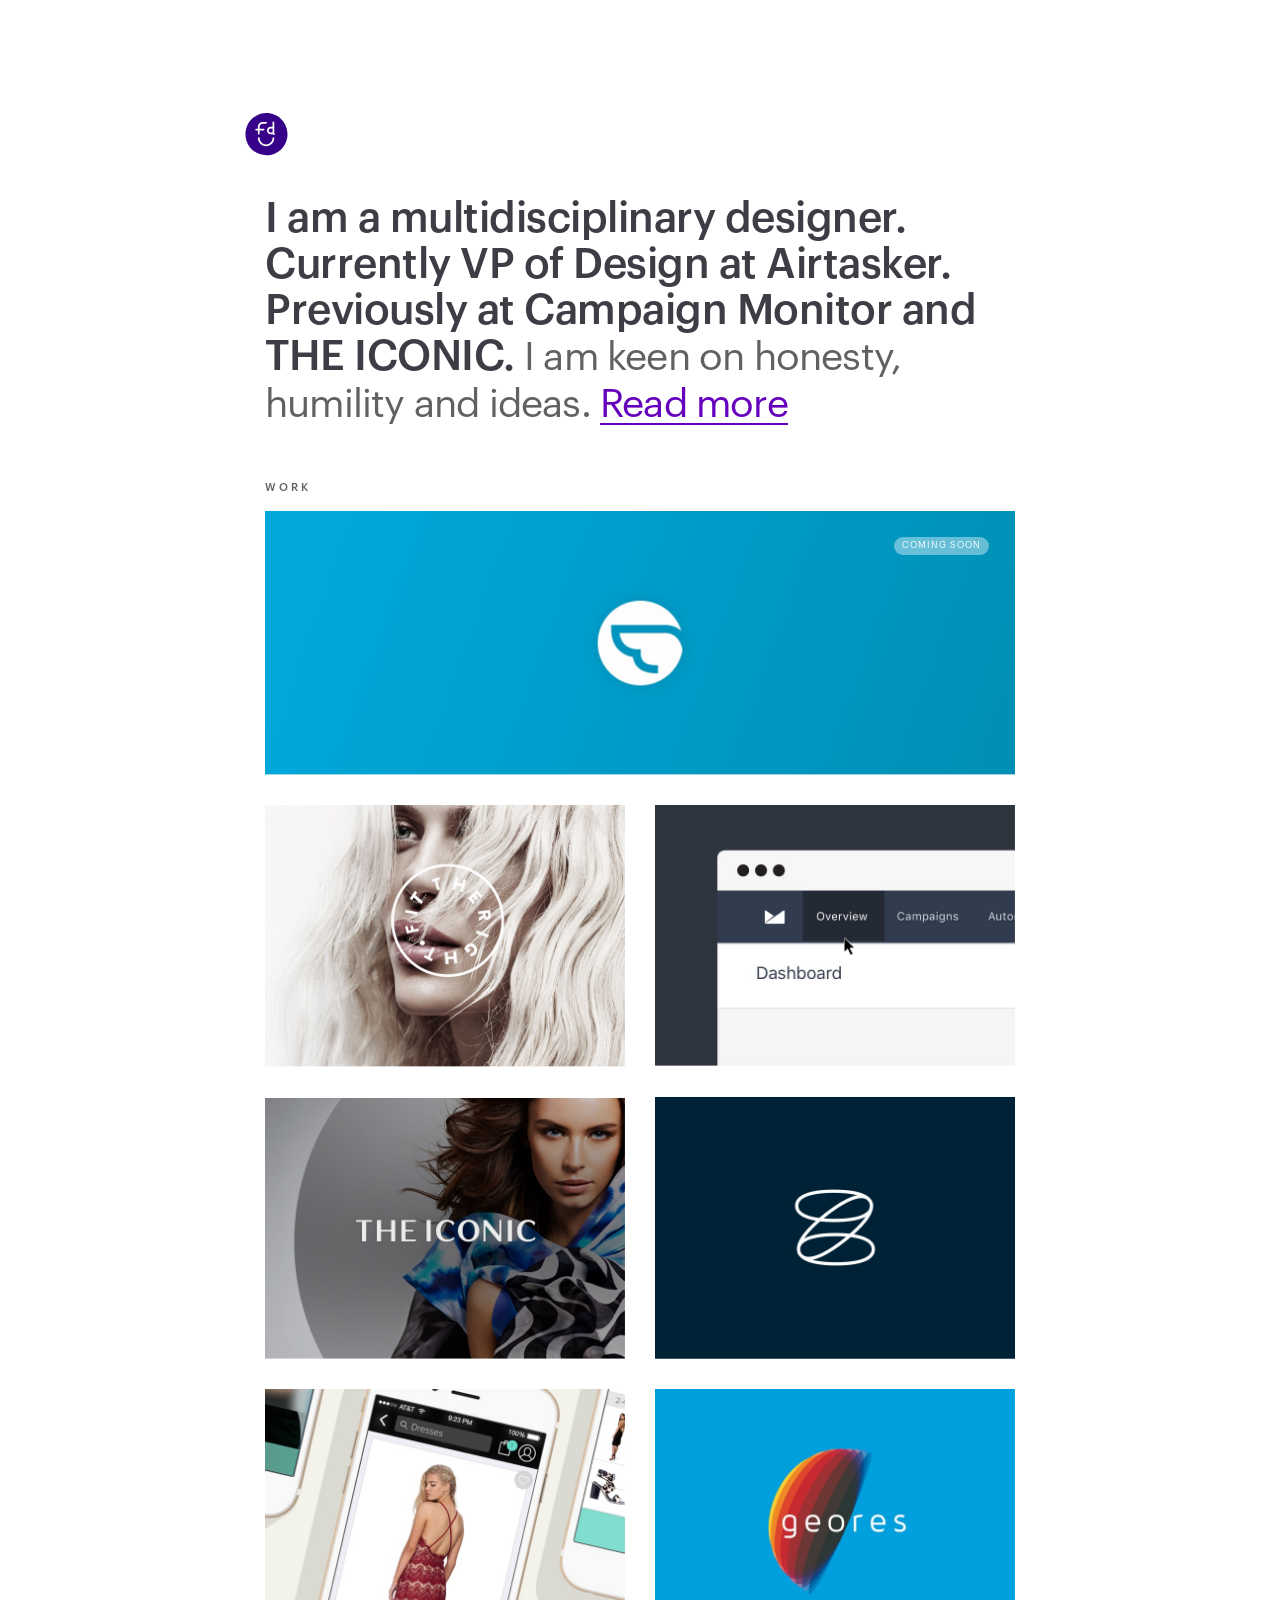
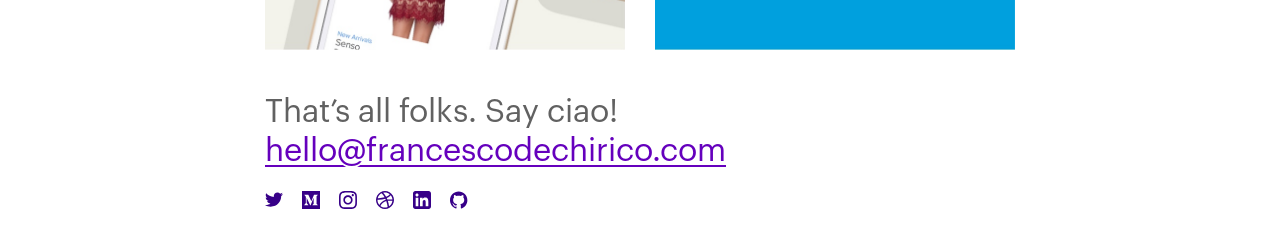
<file: index.html>
<!DOCTYPE html>
<html lang="en">
  <head>
    <meta charset="utf-8">
    <title>Francesco de Chirico · Designer  </title>
    <meta name="description" content="I am a multi-disciplinary designer. Currently VP of Design at Airtasker. Previously at Campaign Monitor and The Iconic.">
    <meta name="keywords" content="Francesco de Chirico designer UX UI product software app creative art airtasker theright.fit campaign monitor theiconic the iconic theiconiapp Graphic Digital Design Portfolio Designer Rome Italy Sydney">
    <meta name="viewport" content="width=device-width, initial-scale=1">
    <meta name="robots" CONTENT="all">
    <meta name="twitter:card" content="summary_large_image">
    <meta name="twitter:image" content="http://www.francescodechirico.com//imgs/twittercard.png">
    <meta property="og:image" content="http://www.francescodechirico.com//imgs/twittercard.png">
    <meta property="og:title" content="Portfolio of de Chirico Francesco">
    <meta property="og:description" content="I am a multi-disciplinary designer. Currently VP of Design at Airtasker. Previously at Campaign Monitor and The Iconic.">
    <meta name="twitter:site" content="@FDC_DECHIRICO">
    <meta name="twitter:creator" content="@FDC_DECHIRICO">
    <meta name="twitter:title" content="Portfolio of de Chirico Francesco">
    <meta name="twitter:description" content="I am a multi-disciplinary designer. Currently VP of Design at Airtasker. Previously at Campaign Monitor and The Iconic.">
    <script src="./js/modernizr.js"></script>
    <script src="./js/lazysizes.min.js"></script>
    <script src="./js/jquery-2.1.1.js"></script>
    <link href="./css/style.css" rel="stylesheet">
    <link href="./bower_components/normalize-css/normalize.css" rel="stylesheet">
    <link rel="icon" type="image/png" href="favicon-32x32.png" sizes="32x32">
    <link rel="icon" type="image/png" href="favicon-16x16.png" sizes="16x16">
    <script>
      (function(i,s,o,g,r,a,m){i['GoogleAnalyticsObject']=r;i[r]=i[r]||function(){
        (i[r].q=i[r].q||[]).push(arguments)},i[r].l=1*new Date();a=s.createElement(o),
        m=s.getElementsByTagName(o)[0];a.async=1;a.src=g;m.parentNode.insertBefore(a,m)
        })(window,document,'script','https://www.google-analytics.com/analytics.js','ga');
        ga('create', 'UA-43860316-1', 'auto');
        ga('send', 'pageview');
    </script>
  </head>
  <body class="no-index">
    <div class="container">
      <div class="hero">
        <div class="francesco_dechirico"> <a href="index.html"> 
            <svg viewbox="0 0 44 45" version="1.1" xmlns="http://www.w3.org/2000/svg" xmlns:xlink="http://www.w3.org/1999/xlink">
              <g stroke="none" stroke-width="none" fill="none" fill-rule="evenodd">
                <path d="M26.4172794,16.2204892 C25.8585673,16.2204892 25.3341866,16.4385074 24.9393758,16.8345685 C24.5439445,17.2311495 24.3258059,17.7588844 24.3251854,18.3204606 C24.3245133,18.8820367 24.541411,19.4102915 24.9359116,19.8078601 C25.3304122,20.2053768 25.85531,20.4246945 26.413867,20.4253703 L28.3373029,20.4253703 L28.3373029,16.2204892 L26.4197612,16.2204892 L26.4172794,16.2204892 Z M30.3568978,22.8740252 C30.1907732,23.0060629 29.9928508,23.0700544 29.7964277,23.0700544 C29.5291704,23.0700544 29.2645499,22.9516363 29.0859647,22.7244691 C28.9670975,22.5733015 28.8615699,22.412673 28.7697438,22.2447668 L26.4128226,22.2447668 C25.3698002,22.2435711 24.3907356,21.8344622 23.6548343,21.0928677 C22.918933,20.3512733 22.5142985,19.3659289 22.5155394,18.3183604 C22.5180212,16.1574126 24.2675253,14.4010512 26.416235,14.4010512 L26.4208367,14.4010512 L28.3372926,14.4010512 L28.3372926,9.69790965 C28.3372926,9.19549058 28.7423925,8.78820104 29.2421105,8.78820104 C29.7418284,8.78820104 30.1469283,9.19549058 30.1469283,9.69790965 L30.1469283,20.5583229 C30.1469283,20.9333828 30.2743267,21.3019967 30.5056498,21.5962225 C30.8155112,21.9903602 30.7489166,22.562489 30.3568978,22.8740252 L30.3568978,22.8740252 Z M21.6027591,34.8063871 C16.8914501,34.8063871 13.0585899,30.9527575 13.0585899,26.2160347 C13.0585899,25.7136156 13.4636898,25.3063261 13.9634078,25.3063261 C14.4631257,25.3063261 14.8682256,25.7136156 14.8682256,26.2160347 C14.8682256,29.9495308 17.8893349,32.9869699 21.6027591,32.9869699 C25.3161833,32.9869699 28.3372926,29.9495308 28.3372926,26.2160347 C28.3372926,25.7136156 28.7423925,25.3063261 29.2421105,25.3063261 C29.7418284,25.3063261 30.1469283,25.7136156 30.1469283,26.2160347 C30.1469283,30.9527575 26.3140165,34.8063871 21.6027591,34.8063871 L21.6027591,34.8063871 Z M11.1110599,18.3264178 C10.611342,18.3264178 10.2062421,17.9191283 10.2062421,17.4167092 C10.2062421,16.9142902 10.611342,16.5070006 11.1110599,16.5070006 L12.994322,16.5070006 L12.994322,14.3400227 C12.994322,11.5653595 15.2395112,9.30803453 17.9992573,9.30803453 L21.6027591,9.30803453 C22.1024771,9.30803453 22.507577,9.71532408 22.507577,10.2177431 C22.507577,10.7201622 22.1024771,11.1274518 21.6027591,11.1274518 L17.9992573,11.1274518 C16.237396,11.1274518 14.8039577,12.5685861 14.8039577,14.3400227 L14.8039577,16.5070006 L18.9133302,16.5070006 C19.4130482,16.5070006 19.8181481,16.9142902 19.8181481,17.4167092 C19.8181481,17.9191283 19.4130482,18.3264178 18.9133302,18.3264178 L14.8039577,18.3264178 L14.8039577,21.6740935 C14.8039577,22.1765126 14.3988578,22.5838022 13.8991398,22.5838022 C13.3994219,22.5838022 12.994322,22.1765126 12.994322,21.6740935 L12.994322,18.3264178 L11.1110599,18.3264178 Z M21.9895041,0 C9.84503878,0 0,9.89825348 0,22.1083624 C0,34.3184714 9.84503878,44.2167249 21.9895041,44.2167249 C34.1340212,44.2167249 43.9790599,34.3184714 43.9790599,22.1083624 C43.9790599,9.89825348 34.1340212,0 21.9895041,0 L21.9895041,0 Z"></path>
              </g>
            </svg></a></div>
        <div class="intro">
          <h1>I am a multidisciplinary designer. Currently VP of Design at <a href="https://www.airtasker.com/" target="_blank">Airtasker</a>. Previously at <a href="https://www.campaignmonitor.com/" target="_blank">Campaign Monitor </a>and <a href="http://www.theiconic.com.au/" target="_blank">THE ICONIC</a>. 
            <h3>I am keen on honesty, humility and ideas. <a href="about.html">Read more</a></h3>
          </h1>
        </div>
      </div>
    </div>
    <div class="works">
      <div class="container">
        <h6 class="lightgrey subject">Work</h6>
        <div class="row">
          <div class="twelve columns item">
            <div class="cs">Coming soon</div><img src="imgs/sel-home/airtasker.jpg" data-pil-thumb-url="imgs/sel-home/airtasker-thumb.jpg" data-full-width="753" data-full-height="265" alt="" class="lazysizes hide-on-mobile"><img src="imgs/sel-home/airtasker-mobile.jpg" data-pil-thumb-url="imgs/sel-home/airtasker-mobile-thumb.jpg" data-full-width="365" data-full-height="265" alt="" class="lazysizes hide-on-desk">
            <div class="mask">
              <div class="mask-text">
                <h5>Airtasker</h5><span>Branding and Iconograhy</span>
              </div>
            </div>
          </div>
        </div>
        <div class="row">
          <div class="six columns item"><a href="trf.html">
              <div class="pil"><img src="imgs/sel-home/therightfit@2x.jpg" data-pil-thumb-url="imgs/sel-home/therightfit-thumb.jpg" data-full-width="730" data-full-height="530" alt="" class="lazysizes"></div>
              <div class="mask">
                <div class="mask-text">
                  <h5>theright.fit</h5><span>Branding and Iconograhy</span>
                </div>
              </div></a></div>
          <div class="six columns item"><a href="cm.html">
              <div class="pil"><img src="imgs/sel-home/cm@2x.jpg" data-pil-thumb-url="imgs/sel-home/cm-thumb.jpg" data-full-width="730" data-full-height="530" alt="" class="lazysizes"></div>
              <div class="mask">
                <div class="mask-text">
                  <h5>Campaign Monitor</h5><span>Product design</span>
                </div>
              </div></a></div>
        </div>
        <div class="row">
          <div class="six columns item"><a href="theiconic.html">
              <div class="pil"><img src="imgs/sel-home/theiconic@2x.jpg" data-pil-thumb-url="imgs/sel-home/theiconic-thumb.jpg" data-full-width="730" data-full-height="530" alt="" class="lazysizes"></div>
              <div class="mask">
                <div class="mask-text">
                  <h5>THE ICONIC</h5><span>Branding and Art Direction</span>
                </div>
              </div></a></div>
          <div class="six columns item"><a href="zanui.html">
              <div class="pil"><img src="imgs/sel-home/zanui@2x.jpg" data-pil-thumb-url="imgs/sel-home/zanui-thumb.jpg" data-full-width="730" data-full-height="530" alt="" class="lazysizes"></div>
              <div class="mask">
                <div class="mask-text">
                  <h5>Zanui</h5><span>Branding and CI</span>
                </div>
              </div></a></div>
        </div>
        <div class="row">
          <div class="six columns item"><a href="theiconic-apps.html">
              <div class="pil"><img src="imgs/sel-home/theiconicapp@2x.jpg" data-pil-thumb-url="imgs/sel-home/theiconicapp-thumb.jpg" data-full-width="730" data-full-height="530" alt="" class="lazysizes">
                <div class="mask">
                  <div class="mask-text">
                    <h5>THE ICONIC</h5><span>Product Design</span>
                  </div>
                </div>
              </div></a></div>
          <div class="six columns item"><a href="geores.html">
              <div class="pil"><img src="imgs/sel-home/geores@2x.jpg" data-pil-thumb-url="imgs/sel-home/geores-thumb.jpg" data-full-width="730" data-full-height="530" alt="" class="lazysizes"></div>
              <div class="mask">
                <div class="mask-text">
                  <h5>Geores</h5><span>Branding</span>
                </div>
              </div></a></div>
        </div>
      </div>
    </div>
    <div class="container">
      <div class="getintouch">
        <h3>
          That’s all folks.
          Say ciao! <br><a href="mailto:hello@francescodechirico.com?subject=Love your portfolio dude!" target="_blank">hello@francescodechirico.com</a>
        </h3>
      </div>
    </div>
    <div class="container">
      <div class="social home">
        <ul>
          <li class="first-child"> <a href="https://twitter.com/FDC_DECHIRICO" target="_blank">
                <svg width="17px" height="17px" viewbox="0 0 17 14" version="1.1" xmlns="http://www.w3.org/2000/svg" xmlns:xlink="http://www.w3.org/1999/xlink">
                  <g id="Twitter" stroke="none" stroke-width="1" fill="none" fill-rule="evenodd">
                    <path id="Path" d="M15.259625,3.30378 C15.266,3.4476 15.27025,3.59142 15.27025,3.73728 C15.27025,8.16102 11.761875,13.26306 5.3465,13.26306 C3.376625,13.26306 1.5438125,12.7092 0,11.75958 C0.2730625,11.79018 0.550375,11.80548 0.8319375,11.80548 C2.4660625,11.80548 3.9695,11.271 5.16375,10.37238 C3.6369375,10.34586 2.3491875,9.37788 1.9050625,8.0478 C2.118625,8.08656 2.3364375,8.10696 2.5616875,8.10696 C2.879375,8.10696 3.1875,8.06616 3.48075,7.98966 C1.884875,7.68264 0.6831875,6.3291 0.6831875,4.7073 L0.6831875,4.66446 C1.1528125,4.91538 1.6915,5.06634 2.263125,5.08368 C1.3270625,4.4829 0.7108125,3.4578 0.7108125,2.29704 C0.7108125,1.683 0.8829375,1.10772 1.183625,0.61302 C2.9038125,2.63874 5.474,3.97188 8.3725,4.11162 C8.313,3.86682 8.2821875,3.6108 8.2821875,3.34866 C8.2821875,1.4994 9.8440625,0 11.7693125,0 C12.773375,0 13.6796875,0.40698 14.3150625,1.05774 C15.1098125,0.9078 15.85675,0.62934 16.530375,0.24582 C16.2700625,1.02714 15.7165,1.683 14.9971875,2.09814 C15.7026875,2.01654 16.3741875,1.83702 17,1.5708 C16.5325,2.24196 15.9406875,2.83152 15.259625,3.30378" fill="#000000"></path>
                  </g>
                </svg></a></li>
          <li> <a href="https://medium.com/@dechirico" target="_blank">
                <svg width="17px" height="17px" viewbox="0 0 24 24" version="1.1" xmlns="http://www.w3.org/2000/svg" xmlns:xlink="http://www.w3.org/1999/xlink">
                  <g id="Medium" stroke="none" stroke-width="1" fill="none" fill-rule="evenodd">
                    <path id="Combined-Shape" d="M0,0 L24,0 L24,24 L0,24 L0,0 Z M5.13445378,7.85596707 L5.13445378,15.6502057 C5.18341151,15.931373 5.09294136,16.2185872 4.8907563,16.4238683 L3,18.6707819 L3,18.9670782 L8.36134453,18.9670782 L8.36134453,18.6707819 L6.47058823,16.4238683 C6.26692029,16.2189269 6.17084809,15.9336054 6.21008403,15.6502057 L6.21008403,8.90946503 L10.9159664,18.9670782 L11.4621849,18.9670782 L15.5042017,8.90946503 L15.5042017,16.925926 C15.5042017,17.1399177 15.5042017,17.1810699 15.3613446,17.3209877 L13.9075631,18.7037037 L13.9075631,19 L20.9663866,19 L20.9663866,18.7037037 L19.5630252,17.3539095 C19.4391422,17.2613955 19.37769,17.1093423 19.4033614,16.9588478 L19.4033614,7.04115227 C19.37769,6.89065776 19.4391422,6.7386045 19.5630252,6.64609053 L21,5.2962963 L21,5 L16.0252102,5 L12.4789916,13.6666666 L8.44537815,5 L3.22689076,5 L3.22689076,5.2962963 L4.90756303,7.27983538 C5.07255573,7.4255311 5.15681741,7.63949232 5.13445378,7.85596707 Z"></path>
                  </g>
                </svg></a></li>
          <li> <a href="https://www.instagram.com/dechiricofrancesco/?hl=en" target="_blank"> 
                <svg width="17px" height="17px" viewbox="0 0 17 17" version="1.1" xmlns="http://www.w3.org/2000/svg" xmlns:xlink="http://www.w3.org/1999/xlink">
                  <g id="Instagram" stroke="none" stroke-width="1" fill="none" fill-rule="evenodd">
                    <path id="Fill-4" d="M5.65768928,8.48657112 C5.65768928,6.92424508 6.92424508,5.65772648 8.48657112,5.65772648 C10.0489344,5.65772648 11.315453,6.92424508 11.315453,8.48657112 C11.315453,10.0489344 10.0489344,11.315453 8.48657112,11.315453 C6.92424508,11.315453 5.65768928,10.0489344 5.65768928,8.48657112 Z M4.12861926,8.48657112 C4.12861926,10.8934661 6.07975055,12.8445602 8.48657112,12.8445602 C10.8933917,12.8445602 12.844523,10.8934661 12.844523,8.48657112 C12.844523,6.07978775 10.8933917,4.12861926 8.48657112,4.12861926 C6.07975055,4.12861926 4.12861926,6.07978775 4.12861926,8.48657112 Z M4.98758425,0.0510743982 C4.0842407,0.0923282276 3.46733042,0.235768053 2.92757112,0.445533917 C2.36947265,0.662404814 1.89618818,0.952595186 1.42439168,1.42439168 C0.952595186,1.89618818 0.662404814,2.36950985 0.445571116,2.92757112 C0.235693654,3.46740481 0.0922538293,4.0843151 0.0510743982,4.98762144 C0.00974617068,5.89278775 0,6.18175055 0,8.48657112 C0,10.7914661 0.00974617068,11.0804289 0.0510743982,11.9855952 C0.0922538293,12.8889015 0.235693654,13.5058118 0.445571116,14.0456455 C0.662404814,14.6037068 0.952595186,15.0770284 1.42439168,15.5488249 C1.89618818,16.0206214 2.36947265,16.3108118 2.92757112,16.5276827 C3.46733042,16.7374486 4.0842407,16.8808884 4.98758425,16.9221422 C5.89275055,16.9634333 6.18175055,16.9732166 8.48657112,16.9732166 C10.7913917,16.9732166 11.0804289,16.9634333 11.9855952,16.9221422 C12.8889015,16.8808884 13.5058118,16.7374486 14.0456083,16.5276827 C14.6037068,16.3108118 15.076954,16.0206214 15.5487505,15.5488249 C16.020547,15.0770284 16.3107374,14.6037068 16.5276083,14.0456455 C16.7374486,13.5058118 16.8808884,12.8889015 16.922105,11.9855952 C16.9634333,11.0804289 16.9731422,10.7914661 16.9731422,8.48657112 C16.9731422,6.18175055 16.9634333,5.89278775 16.922105,4.98762144 C16.8808884,4.0843151 16.7374486,3.46740481 16.5276083,2.92757112 C16.3107374,2.36950985 16.020547,1.89618818 15.5487505,1.42439168 C15.076954,0.952595186 14.6037068,0.662404814 14.0456083,0.445533917 C13.5058118,0.235768053 12.8889015,0.0923282276 11.9855952,0.0510743982 C11.0804289,0.00970897155 10.7913917,0 8.48657112,0 C6.18175055,0 5.89275055,0.00970897155 4.98758425,0.0510743982 Z M11.915884,1.57854486 C12.7433042,1.61630197 13.1926696,1.75460832 13.4917133,1.87078118 C13.887884,2.02474836 14.1705974,2.20866083 14.4675208,2.50562144 C14.7645558,2.80261926 14.9484683,3.0852954 15.1023611,3.48142888 C15.2185339,3.78047265 15.3568403,4.22987527 15.3945974,5.05725821 C15.4354048,5.95219475 15.4440722,6.22054923 15.4440722,8.48657112 C15.4440722,10.7526674 15.4354048,11.0210219 15.3945974,11.915884 C15.3568403,12.7433414 15.2185339,13.192744 15.1023611,13.4917877 C14.9484683,13.887884 14.7645558,14.1705974 14.4675208,14.4675952 C14.1705974,14.7645558 13.887884,14.9484683 13.4917133,15.1023982 C13.1926696,15.2186083 12.7433042,15.3569147 11.915884,15.3945974 C11.0210963,15.4354792 10.752779,15.4440722 8.48657112,15.4440722 C6.22036324,15.4440722 5.95204595,15.4354792 5.05725821,15.3945974 C4.22987527,15.3569147 3.78047265,15.2186083 3.48142888,15.1023982 C3.0852954,14.9484683 2.80258206,14.7645558 2.50562144,14.4675952 C2.20869803,14.1705974 2.02478556,13.887884 1.87081838,13.4917877 C1.75460832,13.192744 1.61633917,12.7433414 1.57854486,11.915884 C1.53777462,11.0210219 1.52910722,10.7526674 1.52910722,8.48657112 C1.52910722,6.22054923 1.53777462,5.95219475 1.57854486,5.05725821 C1.61633917,4.22987527 1.75460832,3.78047265 1.87081838,3.48142888 C2.02478556,3.0852954 2.20869803,2.80261926 2.50562144,2.50562144 C2.80258206,2.20866083 3.0852954,2.02474836 3.48142888,1.87078118 C3.78047265,1.75460832 4.22987527,1.61630197 5.05725821,1.57854486 C5.95219475,1.53773742 6.22054923,1.52910722 8.48657112,1.52910722 C10.752593,1.52910722 11.0209475,1.53773742 11.915884,1.57854486 Z M13.0167549,4.97482495 C13.5792057,4.97482495 14.0351554,4.51883807 14.0351554,3.95642451 C14.0351554,3.39397374 13.5792057,2.93802407 13.0167549,2.93802407 C12.4543414,2.93802407 11.9983545,3.39397374 11.9983545,3.95642451 C11.9983545,4.51883807 12.4543414,4.97482495 13.0167549,4.97482495 Z" fill="#000000"></path>
                  </g>
                </svg></a></li>
          <li> <a href="https://dribbble.com/DECHIRICO" target="_blank"> 
                <svg width="17px" height="17px" viewbox="0 0 17 17" version="1.1" xmlns="http://www.w3.org/2000/svg" xmlns:xlink="http://www.w3.org/1999/xlink">
                  <g id="dribbble" stroke="none" stroke-width="1" fill="none" fill-rule="evenodd">
                    <path id="Shape" d="M0,8.5 C0,6.958661 0.379678,5.536339 1.139,4.233 C1.898339,2.929661 2.929678,1.898339 4.233,1.139 C5.536339,0.379661 6.958678,0 8.5,0 C10.041339,0 11.463678,0.379661 12.767,1.139 C14.070339,1.898339 15.101678,2.929661 15.861,4.233 C16.620339,5.536339 17,6.958661 17,8.5 C17,10.041339 16.620339,11.463661 15.861,12.767 C15.101678,14.070339 14.070339,15.101661 12.767,15.861 C11.463678,16.620339 10.041339,17 8.5,17 C6.958678,17 5.536339,16.620339 4.233,15.861 C2.929678,15.101661 1.898339,14.070339 1.139,12.767 C0.379678,11.463661 0,10.041339 0,8.5 Z M1.411,8.5 C1.411,10.268 2.006,11.826339 3.196,13.175 C3.74,12.109661 4.601339,11.095339 5.78,10.132 C6.958678,9.168661 8.109,8.562339 9.231,8.313 C9.061,7.916339 8.896678,7.559339 8.738,7.242 C6.788678,7.865339 4.680678,8.177 2.414,8.177 C1.972,8.177 1.643339,8.171339 1.428,8.16 C1.428,8.205339 1.425178,8.262 1.4195,8.33 C1.413839,8.398 1.411,8.454661 1.411,8.5 Z M1.632,6.749 C1.881339,6.771661 2.249678,6.783 2.737,6.783 C4.629678,6.783 6.426,6.528 8.126,6.018 C7.264678,4.488 6.318339,3.213 5.287,2.193 C4.391678,2.646339 3.623839,3.275339 2.9835,4.08 C2.343178,4.884661 1.892678,5.774339 1.632,6.749 Z M4.165,14.093 C5.445678,15.090339 6.890678,15.589 8.5,15.589 C9.338678,15.589 10.171678,15.430339 10.999,15.113 C10.772339,13.175 10.330339,11.299339 9.673,9.486 C8.630339,9.712661 7.579178,10.285 6.5195,11.203 C5.459839,12.121 4.675,13.084339 4.165,14.093 Z M6.766,1.649 C7.763339,2.680339 8.687,3.966661 9.537,5.508 C11.078339,4.862 12.24,4.040339 13.022,3.043 C11.707339,1.955 10.2,1.411 8.5,1.411 C7.922,1.411 7.344,1.490339 6.766,1.649 Z M10.149,6.715 C10.319,7.077661 10.511678,7.536661 10.727,8.092 C11.565678,8.012661 12.478,7.973 13.464,7.973 C14.166678,7.973 14.863678,7.99 15.555,8.024 C15.464339,6.482661 14.909,5.111339 13.889,3.91 C13.152339,5.009339 11.905678,5.944339 10.149,6.715 Z M11.152,9.282 C11.73,10.959339 12.121,12.682 12.325,14.45 C13.220339,13.872 13.951339,13.129661 14.518,12.223 C15.084678,11.316339 15.424678,10.336 15.538,9.282 C14.710678,9.225339 13.957,9.197 13.277,9.197 C12.653678,9.197 11.945339,9.225339 11.152,9.282 Z" fill="#000000" fill-rule="nonzero"></path>
                  </g>
                </svg></a></li>
          <li> <a href="https://au.linkedin.com/in/dechiricofrancesco" target="_blank">
                <svg width="15px" height="17px" viewbox="0 0 15 15" version="1.1" xmlns="http://www.w3.org/2000/svg" xmlns:xlink="http://www.w3.org/1999/xlink">
                  <g id="linkedin" stroke="none" stroke-width="1" fill="none" fill-rule="evenodd">
                    <path id="Fill-10" d="M0,1.99188419 C0,0.891796927 0.893397331,0 1.99188419,0 L13.0081158,0 C14.1082031,0 15,0.893397331 15,1.99188419 L15,13.0081158 C15,14.1082031 14.1066027,15 13.0081158,15 L1.99188419,15 C0.891796927,15 0,14.1066027 0,13.0081158 L0,1.99188419 Z M12.7820833,12.7816667 L12.7820833,8.85583333 C12.7820833,6.92791667 12.3658333,5.44583333 10.11375,5.44583333 C9.03125,5.44583333 8.305,6.03916667 8.00833333,6.60208333 L7.97791667,6.60208333 L7.97791667,5.62333333 L5.84541667,5.62333333 L5.84541667,12.7816667 L8.0675,12.7816667 L8.0675,9.24125 C8.0675,8.30708333 8.24416667,7.4025 9.40166667,7.4025 C10.5433333,7.4025 10.5579167,8.47041667 10.5579167,9.30041667 L10.5579167,12.7816667 L12.7820833,12.7816667 Z M3.33666667,4.64541667 C4.04833333,4.64541667 4.62625,4.0675 4.62625,3.355 C4.62625,2.64291667 4.04833333,2.065 3.33666667,2.065 C2.62208333,2.065 2.04625,2.64291667 2.04625,3.355 C2.04625,4.0675 2.62208333,4.64541667 3.33666667,4.64541667 Z M2.22291667,12.7816667 L4.44958333,12.7816667 L4.44958333,5.62333333 L2.22291667,5.62333333 L2.22291667,12.7816667 Z" fill="#000000"></path>
                  </g>
                </svg></a></li>
          <li> <a href="https://github.com/DECHIRICO" target="_blank"> 
                <svg width="17px" height="17px" viewbox="0 0 17 16" version="1.1" xmlns="http://www.w3.org/2000/svg" xmlns:xlink="http://www.w3.org/1999/xlink">
                  <g id="Github-1" stroke="none" stroke-width="1" fill="none" fill-rule="evenodd">
                    <path id="Fill-3" d="M8.20170236,0 C3.67283994,0 0,3.6723364 0,8.20270944 C0,11.8267058 2.35003345,14.9008335 5.6094649,15.9854643 C6.01985214,16.0609957 6.1694043,15.8077138 6.1694043,15.5901834 C6.1694043,15.3958159 6.16235471,14.8796847 6.15832636,14.1953703 C3.87677471,14.6908562 3.39538795,13.0956332 3.39538795,13.0956332 C3.02226287,12.1479659 2.48447934,11.8956911 2.48447934,11.8956911 C1.73973979,11.387113 2.54087611,11.3971839 2.54087611,11.3971839 C3.36416831,11.4550913 3.79721497,12.242632 3.79721497,12.242632 C4.52886241,13.4959496 5.71722302,13.1339024 6.18451058,12.9239251 C6.25903489,12.3941983 6.47102634,12.0326547 6.70517366,11.8277128 C4.88385997,11.6207568 2.96888735,10.9168042 2.96888735,7.77369112 C2.96888735,6.87839233 3.28863692,6.1457378 3.81332834,5.57270629 C3.72873317,5.36524672 3.44725284,4.53087658 3.89389516,3.40193401 C3.89389516,3.40193401 4.58223793,3.18138234 6.1492626,4.2428502 C6.80336447,4.06056777 7.5053029,3.96993009 8.20270944,3.9664053 C8.89961244,3.96993009 9.60104733,4.06056777 10.2561563,4.2428502 C11.8221739,3.18138234 12.5095096,3.40193401 12.5095096,3.40193401 C12.957159,4.53087658 12.6756786,5.36524672 12.591587,5.57270629 C13.1172855,6.1457378 13.4345174,6.87839233 13.4345174,7.77369112 C13.4345174,10.9248609 11.5165235,11.6182391 9.68967083,11.8211668 C9.98373972,12.0744487 10.2460854,12.5749701 10.2460854,13.3403549 C10.2460854,14.4365672 10.2360146,15.3212916 10.2360146,15.5901834 C10.2360146,15.809728 10.3840561,16.0650241 10.7999823,15.9849608 C14.0568961,14.8978123 16.4049153,11.8256987 16.4049153,8.20270944 C16.4049153,3.6723364 12.7320754,0 8.20170236,0" fill="#151513"></path>
                  </g>
                </svg></a></li>
        </ul>
      </div>
    </div>
  </body>
  <script src="./js/img-loader.js"></script>
  <script src="./js/main.js"></script>
</html>
</file>
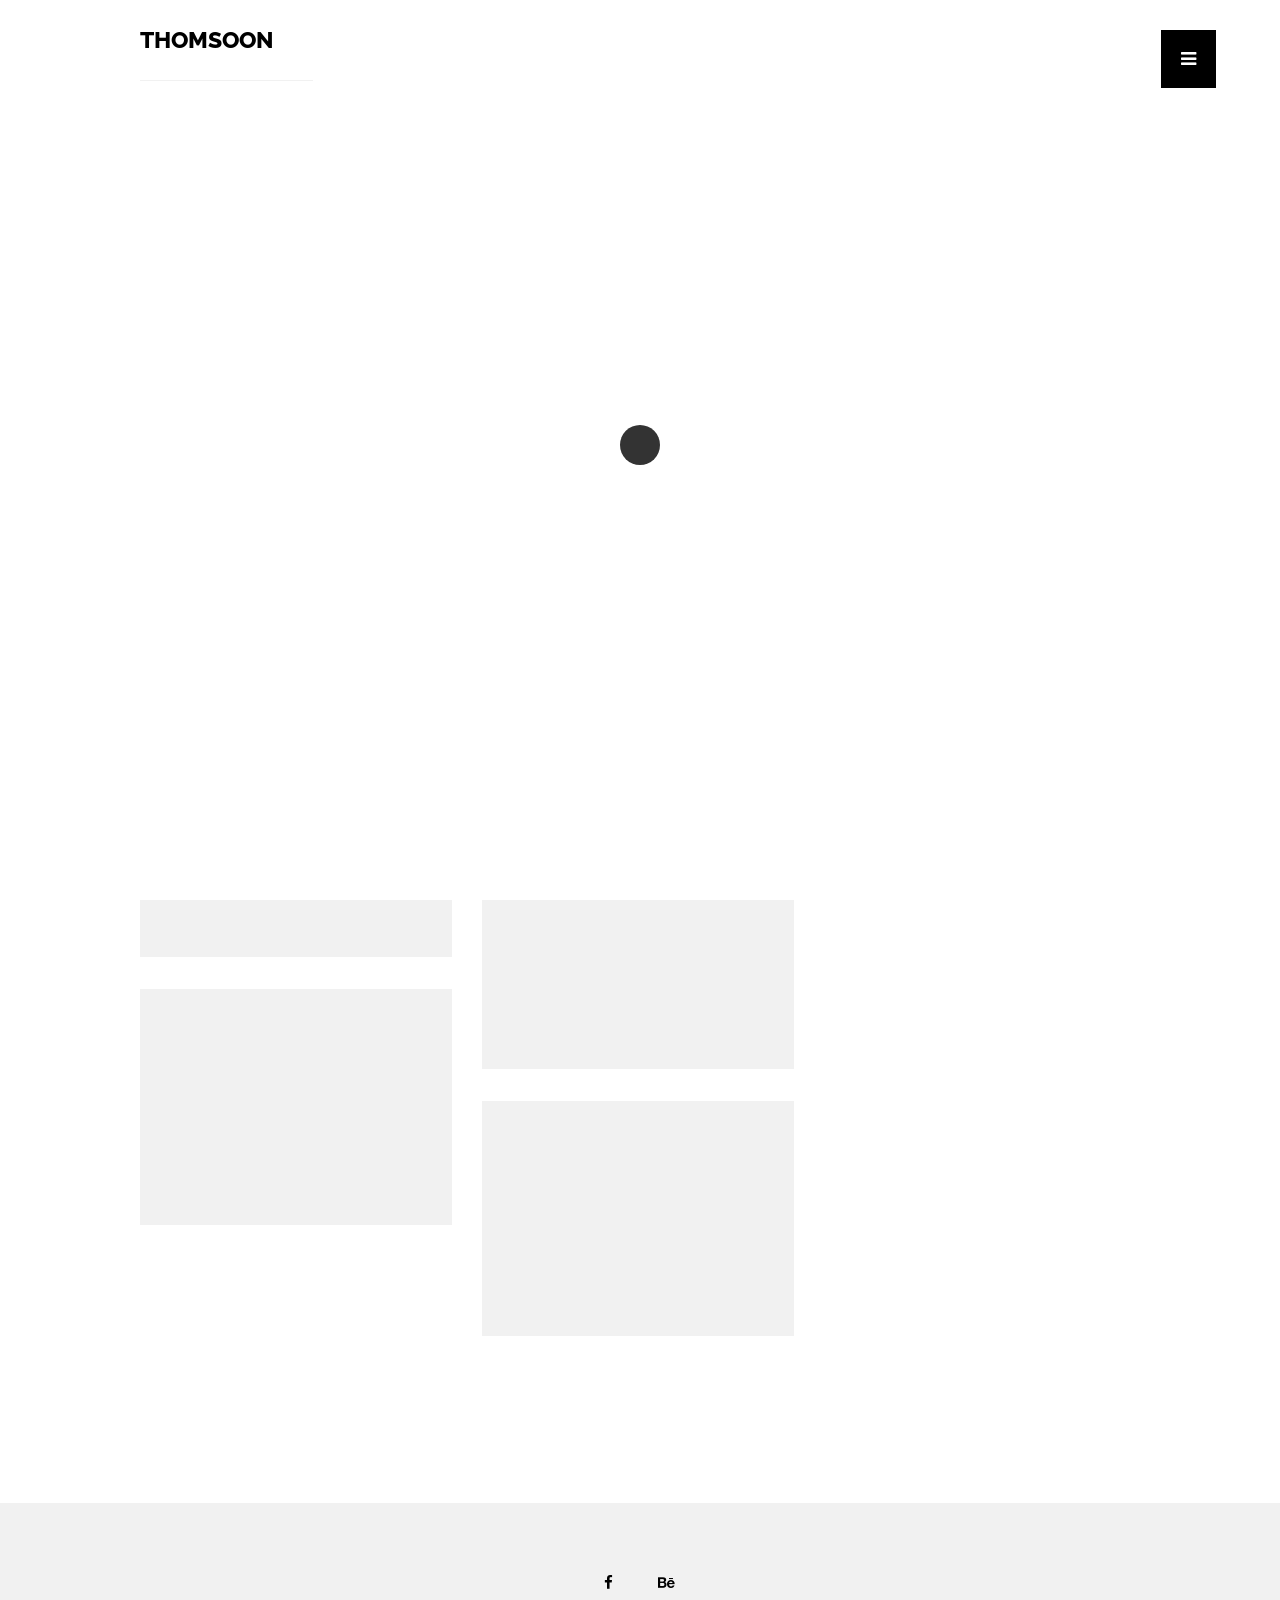
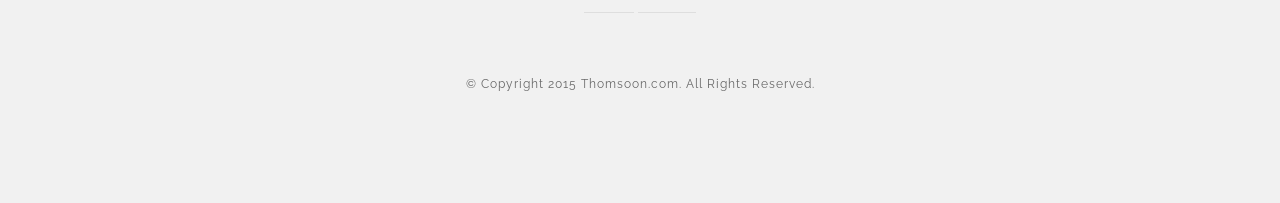
<file: Templating-1/index.html>
<!doctype html>

<html lang="en">
<head>

  <meta charset="utf-8">
  <title>INDEX - THOMSOON - Portfolio with grid and modern simplicity style - download now!</title>
  <meta name="description" content="THOMSOON - Portfolio with grid HTML5 and CSS3 modern simplicity style template. Check my portfolio. Download free now with file Photoshop!">
  <meta name="keywords" content="thomsoon, simplicity, theme, html5, download, free psd">
  <meta name="viewport" content="width=device-width, initial-scale=1.0"/>
  <meta name="author" content="thomsoon.com">
  <link rel="icon" type="image/png" href="img/icon.png" />

<!--Style-->

  <link rel="stylesheet" href="css/reset.css">
  <link rel="stylesheet" href="css/style.css">
  <link rel="stylesheet" href="css/style-responsive.css">  
  <link rel="stylesheet" href="http://maxcdn.bootstrapcdn.com/font-awesome/4.3.0/css/font-awesome.min.css">
  
  <!--[if lt IE 9]>
  <script src="http://html5shiv.googlecode.com/svn/trunk/html5.js"></script>
  <![endif]-->
  
</head>

<body>

<!--Preloader-->

<div class="preloader" id="preloader">
    <div class="item">
      <div class="spinner">
      </div>
    </div>
</div>

<div class="opacity-nav">

        <div class="menu-index" id="buttons" style="z-index:999999">
        <i class="fa  fa-close"></i>
        </div>

    <ul class="menu-fullscreen">
      <li><a class="ajax-link" href="single.html">Home</a></li>
      <li><a class="ajax-link" href="projects.html">Projects</a></li>
      <li><a class="ajax-link" href="about-us.html">About us</a></li>
      <li><a class="ajax-link" href="contact.html">Contact</a></li>
    </ul>

</div>


  <!--Header-->
  <header id="fullscreen">
    
      <div class="logo" id="full"><a class="ajax-link" href="index.html">THOMSOON</a></div>
      
        <div class="menu-index" id="button">
        <i class="fa fa-bars"></i>
        </div>

  </header>

  <div class="clear"></div>

  <!--Content-->

  <div class="content" id="ajax-content">


        <div class="text-intro" id="site-type">

          <h1>My creative and simplicity modern</h1>
          <h1 class="typewrite"><span>Portfolio</span></h1> <!--Change on script.js-->
          <p>Please check my portfolio. All project is clean and simplicity modern style. You can buy this template.</p>

        </div>


  <!--Portfolio grid-->

  <ul class="portfolio-grid" id="portfolio-sidebar">

    
    <li class="grid-item">
      <img src="img/portfolio/1.jpg">
        <a class="ajax-link" href="single.html">  
          <div class="grid-hover">
            <h1>Single</h1>
            <p>Branding</p>
          </div>
        </a>  
    </li>

    <li class="grid-item">
      <img src="img/portfolio/5.jpg">
        <a class="ajax-link" href="single-fullscreen.html">  
          <div class="grid-hover">
            <h1>Full Screen</h1>
            <p>Branding</p>
          </div>
        </a>      
    </li>    
    
    <li class="grid-item">
      <img src="img/portfolio/2.jpg">
        <a class="ajax-link" href="#">  
          <div class="grid-hover">
            <h1>Single</h1>
            <p>Branding</p>
          </div>
        </a>      
    </li>  
    
    <li class="grid-item">
      <img src="img/portfolio/3.jpg">
        <a class="ajax-link" href="#">  
          <div class="grid-hover">
            <h1>Single</h1>
            <p>Branding</p>
          </div>
        </a>      
    </li>    

    <li class="grid-item">
      <img src="img/portfolio/4.jpg">
        <a class="ajax-link" href="#">  
          <div class="grid-hover">
            <h1>Single</h1>
            <p>Branding</p>
          </div>
        </a>      
    </li>    

    <li class="grid-item">
      <img src="img/portfolio/6.jpg">
        <a class="ajax-link" href="#">  
          <div class="grid-hover">
            <h1>Single</h1>
            <p>Branding</p>
          </div>
        </a>      
    </li>  

  </ul>

  </div>

  <!--Home Sidebar-->

<div id="ajax-sidebar">

  <div class="home-sidebar" style="background-image:url('img/home-sidebar.jpg')" id="hero">

    <div class="parallax-option" data-jkit="[parallax:strength=0.8;axis=both]">

      <div class="parallax parallax1"><img src="img/business-card-2.png"></div>
    
    </div>

    <div class="parallax-option" data-jkit="[parallax:strength=0.3;axis=both]">

      <div class="parallax parallax1"><img src="img/business-card.png"></div>
    
    </div>

  </div>

</div>


  <!--Footer-->

  <footer>

    <div class="footer-margin">
      <div class="social-footer">
        <a href="https://www.facebook.com/thomsooncom"><i class="fa fa-facebook"></i></a>
        <a href="https://www.behance.net/TomaszMazurczak"><i class="fa fa-behance"></i></a>
      
      </div>     
      <div class="copyright">© Copyright 2015 Thomsoon.com. All Rights Reserved.</div>
      

    
    </div>


  </footer>



<!--Scripts-->

  <script src="js/jquery.min.js"></script>
	<script src="js/jquery.easing.min.js"></script>
	<script src="js/modernizr.custom.42534.js" type="text/javascript"></script>
  <script src="js/jquery.waitforimages.js" type="text/javascript"></script>
  <script src="js/typed.js" type="text/javascript"></script>
  <script src="js/masonry.pkgd.min.js" type="text/javascript"></script>  
  <script src="js/imagesloaded.pkgd.min.js" type="text/javascript"></script>    
  <script src="js/jquery.jkit.1.2.16.min.js"></script>
 
  <script src="js/script.js" type="text/javascript"></script>
  
	<script>
    $('#button, #buttons').on('click', function() {
      $( ".opacity-nav" ).fadeToggle( "slow", "linear" );
    // Animation complete.
    });
  </script>


</body>
</html>
</file>
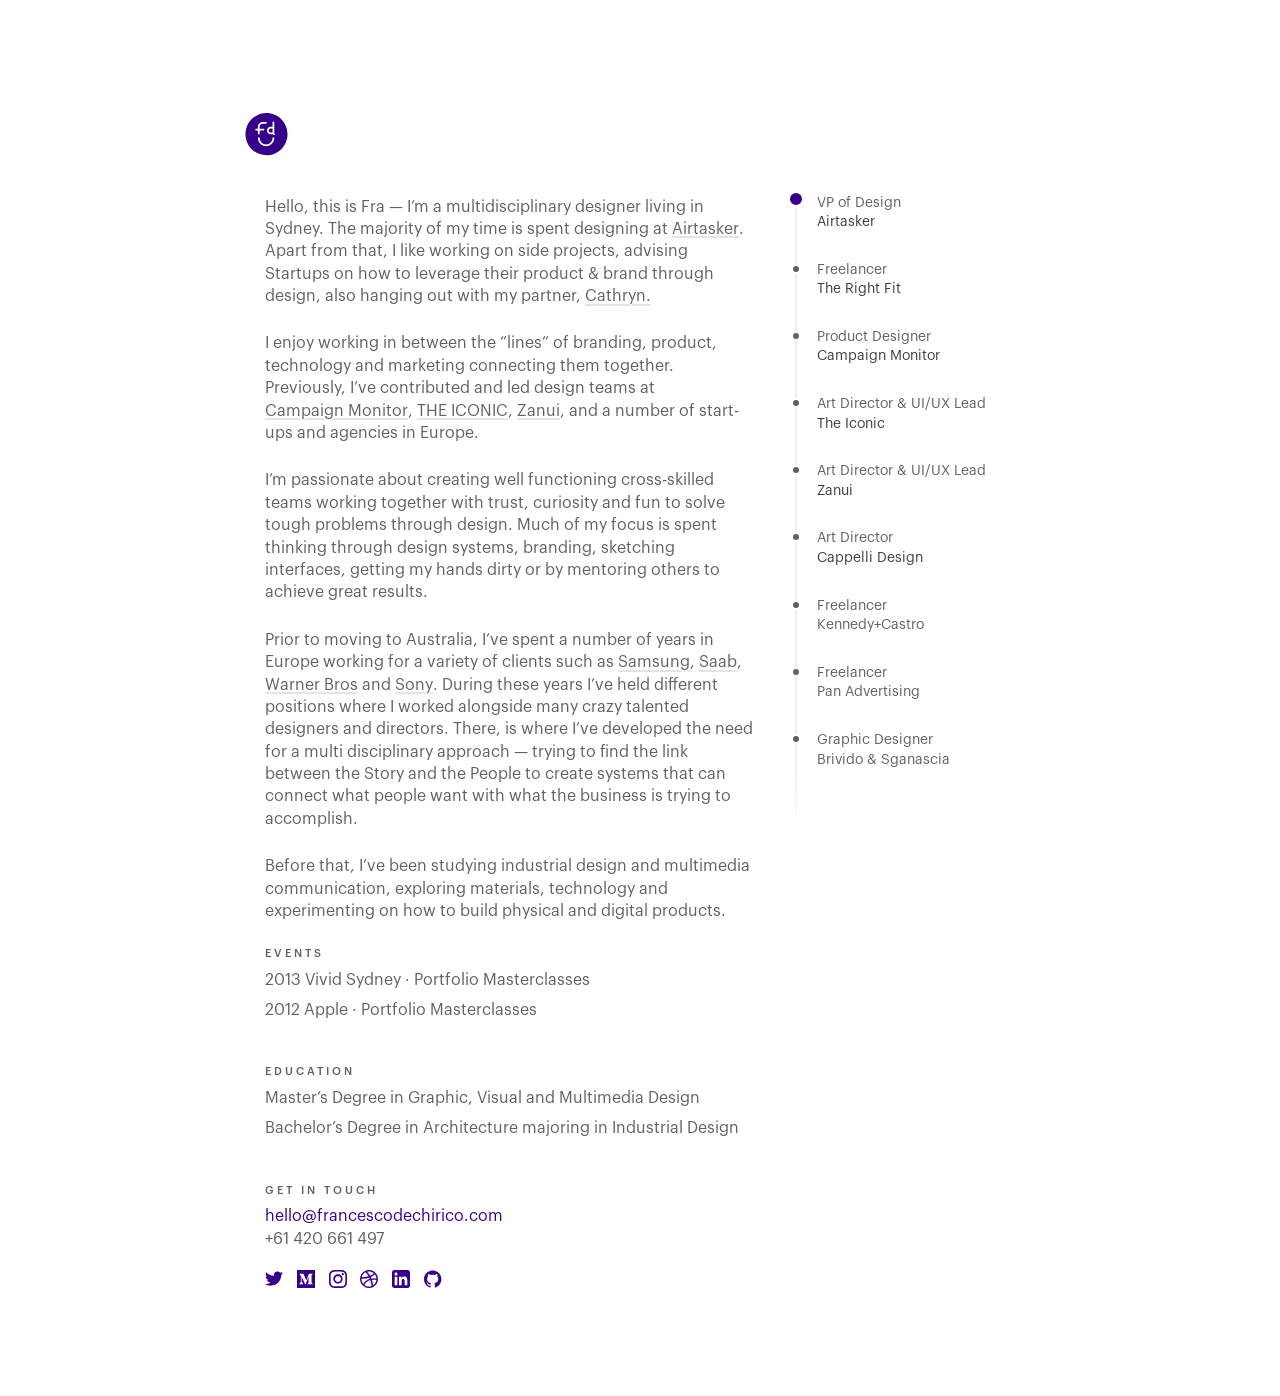
<file: about.html>
<!DOCTYPE html>
<html lang="en">
  <head>
    <meta charset="utf-8">
    <title>Francesco de Chirico · Designer  </title>
    <meta name="description" content="I am a multi-disciplinary designer. Currently VP of Design at Airtasker. Previously at Campaign Monitor and The Iconic.">
    <meta name="keywords" content="Francesco de Chirico designer UX UI product software app creative art airtasker theright.fit campaign monitor theiconic the iconic theiconiapp Graphic Digital Design Portfolio Designer Rome Italy Sydney">
    <meta name="viewport" content="width=device-width, initial-scale=1">
    <meta name="robots" CONTENT="all">
    <meta name="twitter:card" content="summary_large_image">
    <meta name="twitter:image" content="http://www.francescodechirico.com//imgs/twittercard.png">
    <meta property="og:image" content="http://www.francescodechirico.com//imgs/twittercard.png">
    <meta property="og:title" content="Portfolio of de Chirico Francesco">
    <meta property="og:description" content="I am a multi-disciplinary designer. Currently VP of Design at Airtasker. Previously at Campaign Monitor and The Iconic.">
    <meta name="twitter:site" content="@FDC_DECHIRICO">
    <meta name="twitter:creator" content="@FDC_DECHIRICO">
    <meta name="twitter:title" content="Portfolio of de Chirico Francesco">
    <meta name="twitter:description" content="I am a multi-disciplinary designer. Currently VP of Design at Airtasker. Previously at Campaign Monitor and The Iconic.">
    <script src="./js/modernizr.js"></script>
    <script src="./js/lazysizes.min.js"></script>
    <script src="./js/jquery-2.1.1.js"></script>
    <link href="./css/style.css" rel="stylesheet">
    <link href="./bower_components/normalize-css/normalize.css" rel="stylesheet">
    <link rel="icon" type="image/png" href="favicon-32x32.png" sizes="32x32">
    <link rel="icon" type="image/png" href="favicon-16x16.png" sizes="16x16">
    <script>
      (function(i,s,o,g,r,a,m){i['GoogleAnalyticsObject']=r;i[r]=i[r]||function(){
        (i[r].q=i[r].q||[]).push(arguments)},i[r].l=1*new Date();a=s.createElement(o),
        m=s.getElementsByTagName(o)[0];a.async=1;a.src=g;m.parentNode.insertBefore(a,m)
        })(window,document,'script','https://www.google-analytics.com/analytics.js','ga');
        ga('create', 'UA-43860316-1', 'auto');
        ga('send', 'pageview');
    </script>
  </head>
  <header></header>
  <body class="no-index">
    <div class="container">
      <div class="hero">
              <div class="francesco_dechirico"> <a href="index.html"> 
                  <svg viewbox="0 0 44 45" version="1.1" xmlns="http://www.w3.org/2000/svg" xmlns:xlink="http://www.w3.org/1999/xlink">
                    <g stroke="none" stroke-width="none" fill="none" fill-rule="evenodd">
                      <path d="M26.4172794,16.2204892 C25.8585673,16.2204892 25.3341866,16.4385074 24.9393758,16.8345685 C24.5439445,17.2311495 24.3258059,17.7588844 24.3251854,18.3204606 C24.3245133,18.8820367 24.541411,19.4102915 24.9359116,19.8078601 C25.3304122,20.2053768 25.85531,20.4246945 26.413867,20.4253703 L28.3373029,20.4253703 L28.3373029,16.2204892 L26.4197612,16.2204892 L26.4172794,16.2204892 Z M30.3568978,22.8740252 C30.1907732,23.0060629 29.9928508,23.0700544 29.7964277,23.0700544 C29.5291704,23.0700544 29.2645499,22.9516363 29.0859647,22.7244691 C28.9670975,22.5733015 28.8615699,22.412673 28.7697438,22.2447668 L26.4128226,22.2447668 C25.3698002,22.2435711 24.3907356,21.8344622 23.6548343,21.0928677 C22.918933,20.3512733 22.5142985,19.3659289 22.5155394,18.3183604 C22.5180212,16.1574126 24.2675253,14.4010512 26.416235,14.4010512 L26.4208367,14.4010512 L28.3372926,14.4010512 L28.3372926,9.69790965 C28.3372926,9.19549058 28.7423925,8.78820104 29.2421105,8.78820104 C29.7418284,8.78820104 30.1469283,9.19549058 30.1469283,9.69790965 L30.1469283,20.5583229 C30.1469283,20.9333828 30.2743267,21.3019967 30.5056498,21.5962225 C30.8155112,21.9903602 30.7489166,22.562489 30.3568978,22.8740252 L30.3568978,22.8740252 Z M21.6027591,34.8063871 C16.8914501,34.8063871 13.0585899,30.9527575 13.0585899,26.2160347 C13.0585899,25.7136156 13.4636898,25.3063261 13.9634078,25.3063261 C14.4631257,25.3063261 14.8682256,25.7136156 14.8682256,26.2160347 C14.8682256,29.9495308 17.8893349,32.9869699 21.6027591,32.9869699 C25.3161833,32.9869699 28.3372926,29.9495308 28.3372926,26.2160347 C28.3372926,25.7136156 28.7423925,25.3063261 29.2421105,25.3063261 C29.7418284,25.3063261 30.1469283,25.7136156 30.1469283,26.2160347 C30.1469283,30.9527575 26.3140165,34.8063871 21.6027591,34.8063871 L21.6027591,34.8063871 Z M11.1110599,18.3264178 C10.611342,18.3264178 10.2062421,17.9191283 10.2062421,17.4167092 C10.2062421,16.9142902 10.611342,16.5070006 11.1110599,16.5070006 L12.994322,16.5070006 L12.994322,14.3400227 C12.994322,11.5653595 15.2395112,9.30803453 17.9992573,9.30803453 L21.6027591,9.30803453 C22.1024771,9.30803453 22.507577,9.71532408 22.507577,10.2177431 C22.507577,10.7201622 22.1024771,11.1274518 21.6027591,11.1274518 L17.9992573,11.1274518 C16.237396,11.1274518 14.8039577,12.5685861 14.8039577,14.3400227 L14.8039577,16.5070006 L18.9133302,16.5070006 C19.4130482,16.5070006 19.8181481,16.9142902 19.8181481,17.4167092 C19.8181481,17.9191283 19.4130482,18.3264178 18.9133302,18.3264178 L14.8039577,18.3264178 L14.8039577,21.6740935 C14.8039577,22.1765126 14.3988578,22.5838022 13.8991398,22.5838022 C13.3994219,22.5838022 12.994322,22.1765126 12.994322,21.6740935 L12.994322,18.3264178 L11.1110599,18.3264178 Z M21.9895041,0 C9.84503878,0 0,9.89825348 0,22.1083624 C0,34.3184714 9.84503878,44.2167249 21.9895041,44.2167249 C34.1340212,44.2167249 43.9790599,34.3184714 43.9790599,22.1083624 C43.9790599,9.89825348 34.1340212,0 21.9895041,0 L21.9895041,0 Z"></path>
                    </g>
                  </svg></a></div>
      </div>
    </div>
    <div class="container">
      <div class="row">
        <div class="eight columns">
          <p>Hello, this is Fra &#8212 I’m a multidisciplinary designer living in Sydney. The majority of my time is spent designing at <a href="https://www.airtasker.com/" target="_blank">Airtasker</a>. Apart from that, I like working on side projects, advising Startups on how to leverage their product & brand through design, also hanging out with my partner, <a href="https://www.instagram.com/cathryng4745/?hl=en" target="_blank">Cathryn.</a></p>
          <p>I enjoy working in between the “lines” of branding, product, technology and marketing connecting them together. Previously, I’ve contributed and led design teams at <a href="https://www.campaignmonitor.com/" target="_blank">Campaign Monitor</a>, <a href="http://www.theiconic.com.au/" target="_blank">THE ICONIC</a>, <a href="http://www.theiconic.com.au/" target="_blank">Zanui</a>, and a number of start-ups and agencies in Europe.</p>
          <p>I’m passionate about creating well functioning cross-skilled teams working together with trust, curiosity and fun to solve tough problems through design. Much of my focus is spent thinking through design systems, branding, sketching interfaces, getting my hands dirty or by mentoring others to achieve great results.</p>
          <p>Prior to moving to Australia, I’ve spent a number of years in Europe working for a variety of clients such as <a href="www.samsung.com" target="_blank">Samsung</a>, <a href="https://saab.com/" target="_blank">Saab</a>, <a href="https://www.warnerbros.com/" target="_blank">Warner Bros </a> and <a href="https://www.sony.com/" target="_blank">Sony</a>. During these years I’ve held different positions where I worked alongside many crazy talented designers and directors. There, is where I’ve developed the need for a multi disciplinary approach — trying to find the link between the Story and the People to create systems that can connect what people want with what the business is trying to accomplish.</p>
          <p>Before that, I’ve been studying industrial design and multimedia communication, exploring materials, technology and experimenting on how to build physical and digital products. </p>
          <div class="row">
            <div class="twelve columns skills">
              <h6 class="subject">Events</h6>
              <ul>
                <li>2013 Vivid Sydney · Portfolio Masterclasses</li>
                <li>2012 Apple · Portfolio Masterclasses</li>
              </ul>
            </div>
          </div>
          <div class="row">
            <div class="twelve columns skills">
              <h6 class="subject">Education</h6>
              <ul>
                <li>Master’s Degree in Graphic, Visual and Multimedia Design</li>
                <li> Bachelor’s Degree in Architecture majoring in Industrial Design</li>
              </ul>
            </div>
          </div>
          <div class="row">
            <div class="twelve columns skills">
              <h6 class="subject">Get in touch</h6>
              <div class="row"><a href="mailto:hello@francescodechirico.com?subject=Ciao!" target="_blank">hello@francescodechirico.com</a><br>+61 420 661 497
                <div class="social home">
                  <ul>
                    <li class="first-child"><a href="https://twitter.com/FDC_DECHIRICO" target="_blank">
                          <svg width="17px" height="17px" viewbox="0 0 17 14" version="1.1" xmlns="http://www.w3.org/2000/svg" xmlns:xlink="http://www.w3.org/1999/xlink">
                            <g id="Twitter" stroke="none" stroke-width="1" fill="none" fill-rule="evenodd">
                              <path id="Path" d="M15.259625,3.30378 C15.266,3.4476 15.27025,3.59142 15.27025,3.73728 C15.27025,8.16102 11.761875,13.26306 5.3465,13.26306 C3.376625,13.26306 1.5438125,12.7092 0,11.75958 C0.2730625,11.79018 0.550375,11.80548 0.8319375,11.80548 C2.4660625,11.80548 3.9695,11.271 5.16375,10.37238 C3.6369375,10.34586 2.3491875,9.37788 1.9050625,8.0478 C2.118625,8.08656 2.3364375,8.10696 2.5616875,8.10696 C2.879375,8.10696 3.1875,8.06616 3.48075,7.98966 C1.884875,7.68264 0.6831875,6.3291 0.6831875,4.7073 L0.6831875,4.66446 C1.1528125,4.91538 1.6915,5.06634 2.263125,5.08368 C1.3270625,4.4829 0.7108125,3.4578 0.7108125,2.29704 C0.7108125,1.683 0.8829375,1.10772 1.183625,0.61302 C2.9038125,2.63874 5.474,3.97188 8.3725,4.11162 C8.313,3.86682 8.2821875,3.6108 8.2821875,3.34866 C8.2821875,1.4994 9.8440625,0 11.7693125,0 C12.773375,0 13.6796875,0.40698 14.3150625,1.05774 C15.1098125,0.9078 15.85675,0.62934 16.530375,0.24582 C16.2700625,1.02714 15.7165,1.683 14.9971875,2.09814 C15.7026875,2.01654 16.3741875,1.83702 17,1.5708 C16.5325,2.24196 15.9406875,2.83152 15.259625,3.30378" fill="#000000"></path>
                            </g>
                          </svg></a></li>
                    <li><a href="https://medium.com/@dechirico" target="_blank">
                          <svg width="17px" height="17px" viewbox="0 0 24 24" version="1.1" xmlns="http://www.w3.org/2000/svg" xmlns:xlink="http://www.w3.org/1999/xlink">
                            <g id="Medium" stroke="none" stroke-width="1" fill="none" fill-rule="evenodd">
                              <path id="Combined-Shape" d="M0,0 L24,0 L24,24 L0,24 L0,0 Z M5.13445378,7.85596707 L5.13445378,15.6502057 C5.18341151,15.931373 5.09294136,16.2185872 4.8907563,16.4238683 L3,18.6707819 L3,18.9670782 L8.36134453,18.9670782 L8.36134453,18.6707819 L6.47058823,16.4238683 C6.26692029,16.2189269 6.17084809,15.9336054 6.21008403,15.6502057 L6.21008403,8.90946503 L10.9159664,18.9670782 L11.4621849,18.9670782 L15.5042017,8.90946503 L15.5042017,16.925926 C15.5042017,17.1399177 15.5042017,17.1810699 15.3613446,17.3209877 L13.9075631,18.7037037 L13.9075631,19 L20.9663866,19 L20.9663866,18.7037037 L19.5630252,17.3539095 C19.4391422,17.2613955 19.37769,17.1093423 19.4033614,16.9588478 L19.4033614,7.04115227 C19.37769,6.89065776 19.4391422,6.7386045 19.5630252,6.64609053 L21,5.2962963 L21,5 L16.0252102,5 L12.4789916,13.6666666 L8.44537815,5 L3.22689076,5 L3.22689076,5.2962963 L4.90756303,7.27983538 C5.07255573,7.4255311 5.15681741,7.63949232 5.13445378,7.85596707 Z"></path>
                            </g>
                          </svg></a></li>
                    <li><a href="https://www.instagram.com/dechiricofrancesco/?hl=en" target="_blank">
                          <svg width="17px" height="17px" viewbox="0 0 17 17" version="1.1" xmlns="http://www.w3.org/2000/svg" xmlns:xlink="http://www.w3.org/1999/xlink">
                            <g id="Instagram" stroke="none" stroke-width="1" fill="none" fill-rule="evenodd">
                              <path id="Fill-4" d="M5.65768928,8.48657112 C5.65768928,6.92424508 6.92424508,5.65772648 8.48657112,5.65772648 C10.0489344,5.65772648 11.315453,6.92424508 11.315453,8.48657112 C11.315453,10.0489344 10.0489344,11.315453 8.48657112,11.315453 C6.92424508,11.315453 5.65768928,10.0489344 5.65768928,8.48657112 Z M4.12861926,8.48657112 C4.12861926,10.8934661 6.07975055,12.8445602 8.48657112,12.8445602 C10.8933917,12.8445602 12.844523,10.8934661 12.844523,8.48657112 C12.844523,6.07978775 10.8933917,4.12861926 8.48657112,4.12861926 C6.07975055,4.12861926 4.12861926,6.07978775 4.12861926,8.48657112 Z M4.98758425,0.0510743982 C4.0842407,0.0923282276 3.46733042,0.235768053 2.92757112,0.445533917 C2.36947265,0.662404814 1.89618818,0.952595186 1.42439168,1.42439168 C0.952595186,1.89618818 0.662404814,2.36950985 0.445571116,2.92757112 C0.235693654,3.46740481 0.0922538293,4.0843151 0.0510743982,4.98762144 C0.00974617068,5.89278775 0,6.18175055 0,8.48657112 C0,10.7914661 0.00974617068,11.0804289 0.0510743982,11.9855952 C0.0922538293,12.8889015 0.235693654,13.5058118 0.445571116,14.0456455 C0.662404814,14.6037068 0.952595186,15.0770284 1.42439168,15.5488249 C1.89618818,16.0206214 2.36947265,16.3108118 2.92757112,16.5276827 C3.46733042,16.7374486 4.0842407,16.8808884 4.98758425,16.9221422 C5.89275055,16.9634333 6.18175055,16.9732166 8.48657112,16.9732166 C10.7913917,16.9732166 11.0804289,16.9634333 11.9855952,16.9221422 C12.8889015,16.8808884 13.5058118,16.7374486 14.0456083,16.5276827 C14.6037068,16.3108118 15.076954,16.0206214 15.5487505,15.5488249 C16.020547,15.0770284 16.3107374,14.6037068 16.5276083,14.0456455 C16.7374486,13.5058118 16.8808884,12.8889015 16.922105,11.9855952 C16.9634333,11.0804289 16.9731422,10.7914661 16.9731422,8.48657112 C16.9731422,6.18175055 16.9634333,5.89278775 16.922105,4.98762144 C16.8808884,4.0843151 16.7374486,3.46740481 16.5276083,2.92757112 C16.3107374,2.36950985 16.020547,1.89618818 15.5487505,1.42439168 C15.076954,0.952595186 14.6037068,0.662404814 14.0456083,0.445533917 C13.5058118,0.235768053 12.8889015,0.0923282276 11.9855952,0.0510743982 C11.0804289,0.00970897155 10.7913917,0 8.48657112,0 C6.18175055,0 5.89275055,0.00970897155 4.98758425,0.0510743982 Z M11.915884,1.57854486 C12.7433042,1.61630197 13.1926696,1.75460832 13.4917133,1.87078118 C13.887884,2.02474836 14.1705974,2.20866083 14.4675208,2.50562144 C14.7645558,2.80261926 14.9484683,3.0852954 15.1023611,3.48142888 C15.2185339,3.78047265 15.3568403,4.22987527 15.3945974,5.05725821 C15.4354048,5.95219475 15.4440722,6.22054923 15.4440722,8.48657112 C15.4440722,10.7526674 15.4354048,11.0210219 15.3945974,11.915884 C15.3568403,12.7433414 15.2185339,13.192744 15.1023611,13.4917877 C14.9484683,13.887884 14.7645558,14.1705974 14.4675208,14.4675952 C14.1705974,14.7645558 13.887884,14.9484683 13.4917133,15.1023982 C13.1926696,15.2186083 12.7433042,15.3569147 11.915884,15.3945974 C11.0210963,15.4354792 10.752779,15.4440722 8.48657112,15.4440722 C6.22036324,15.4440722 5.95204595,15.4354792 5.05725821,15.3945974 C4.22987527,15.3569147 3.78047265,15.2186083 3.48142888,15.1023982 C3.0852954,14.9484683 2.80258206,14.7645558 2.50562144,14.4675952 C2.20869803,14.1705974 2.02478556,13.887884 1.87081838,13.4917877 C1.75460832,13.192744 1.61633917,12.7433414 1.57854486,11.915884 C1.53777462,11.0210219 1.52910722,10.7526674 1.52910722,8.48657112 C1.52910722,6.22054923 1.53777462,5.95219475 1.57854486,5.05725821 C1.61633917,4.22987527 1.75460832,3.78047265 1.87081838,3.48142888 C2.02478556,3.0852954 2.20869803,2.80261926 2.50562144,2.50562144 C2.80258206,2.20866083 3.0852954,2.02474836 3.48142888,1.87078118 C3.78047265,1.75460832 4.22987527,1.61630197 5.05725821,1.57854486 C5.95219475,1.53773742 6.22054923,1.52910722 8.48657112,1.52910722 C10.752593,1.52910722 11.0209475,1.53773742 11.915884,1.57854486 Z M13.0167549,4.97482495 C13.5792057,4.97482495 14.0351554,4.51883807 14.0351554,3.95642451 C14.0351554,3.39397374 13.5792057,2.93802407 13.0167549,2.93802407 C12.4543414,2.93802407 11.9983545,3.39397374 11.9983545,3.95642451 C11.9983545,4.51883807 12.4543414,4.97482495 13.0167549,4.97482495 Z" fill="#000000"></path>
                            </g>
                          </svg></a></li>
                    <li><a href="https://dribbble.com/DECHIRICO" target="_blank">
                          <svg width="17px" height="17px" viewbox="0 0 17 17" version="1.1" xmlns="http://www.w3.org/2000/svg" xmlns:xlink="http://www.w3.org/1999/xlink">
                            <g id="dribbble" stroke="none" stroke-width="1" fill="none" fill-rule="evenodd">
                              <path id="Shape" d="M0,8.5 C0,6.958661 0.379678,5.536339 1.139,4.233 C1.898339,2.929661 2.929678,1.898339 4.233,1.139 C5.536339,0.379661 6.958678,0 8.5,0 C10.041339,0 11.463678,0.379661 12.767,1.139 C14.070339,1.898339 15.101678,2.929661 15.861,4.233 C16.620339,5.536339 17,6.958661 17,8.5 C17,10.041339 16.620339,11.463661 15.861,12.767 C15.101678,14.070339 14.070339,15.101661 12.767,15.861 C11.463678,16.620339 10.041339,17 8.5,17 C6.958678,17 5.536339,16.620339 4.233,15.861 C2.929678,15.101661 1.898339,14.070339 1.139,12.767 C0.379678,11.463661 0,10.041339 0,8.5 Z M1.411,8.5 C1.411,10.268 2.006,11.826339 3.196,13.175 C3.74,12.109661 4.601339,11.095339 5.78,10.132 C6.958678,9.168661 8.109,8.562339 9.231,8.313 C9.061,7.916339 8.896678,7.559339 8.738,7.242 C6.788678,7.865339 4.680678,8.177 2.414,8.177 C1.972,8.177 1.643339,8.171339 1.428,8.16 C1.428,8.205339 1.425178,8.262 1.4195,8.33 C1.413839,8.398 1.411,8.454661 1.411,8.5 Z M1.632,6.749 C1.881339,6.771661 2.249678,6.783 2.737,6.783 C4.629678,6.783 6.426,6.528 8.126,6.018 C7.264678,4.488 6.318339,3.213 5.287,2.193 C4.391678,2.646339 3.623839,3.275339 2.9835,4.08 C2.343178,4.884661 1.892678,5.774339 1.632,6.749 Z M4.165,14.093 C5.445678,15.090339 6.890678,15.589 8.5,15.589 C9.338678,15.589 10.171678,15.430339 10.999,15.113 C10.772339,13.175 10.330339,11.299339 9.673,9.486 C8.630339,9.712661 7.579178,10.285 6.5195,11.203 C5.459839,12.121 4.675,13.084339 4.165,14.093 Z M6.766,1.649 C7.763339,2.680339 8.687,3.966661 9.537,5.508 C11.078339,4.862 12.24,4.040339 13.022,3.043 C11.707339,1.955 10.2,1.411 8.5,1.411 C7.922,1.411 7.344,1.490339 6.766,1.649 Z M10.149,6.715 C10.319,7.077661 10.511678,7.536661 10.727,8.092 C11.565678,8.012661 12.478,7.973 13.464,7.973 C14.166678,7.973 14.863678,7.99 15.555,8.024 C15.464339,6.482661 14.909,5.111339 13.889,3.91 C13.152339,5.009339 11.905678,5.944339 10.149,6.715 Z M11.152,9.282 C11.73,10.959339 12.121,12.682 12.325,14.45 C13.220339,13.872 13.951339,13.129661 14.518,12.223 C15.084678,11.316339 15.424678,10.336 15.538,9.282 C14.710678,9.225339 13.957,9.197 13.277,9.197 C12.653678,9.197 11.945339,9.225339 11.152,9.282 Z" fill="#000000" fill-rule="nonzero"></path>
                            </g>
                          </svg></a></li>
                    <li><a href="https://au.linkedin.com/in/dechiricofrancesco" target="_blank">
                          <svg width="15px" height="17px" viewbox="0 0 15 15" version="1.1" xmlns="http://www.w3.org/2000/svg" xmlns:xlink="http://www.w3.org/1999/xlink">
                            <g id="linkedin" stroke="none" stroke-width="1" fill="none" fill-rule="evenodd">
                              <path id="Fill-10" d="M0,1.99188419 C0,0.891796927 0.893397331,0 1.99188419,0 L13.0081158,0 C14.1082031,0 15,0.893397331 15,1.99188419 L15,13.0081158 C15,14.1082031 14.1066027,15 13.0081158,15 L1.99188419,15 C0.891796927,15 0,14.1066027 0,13.0081158 L0,1.99188419 Z M12.7820833,12.7816667 L12.7820833,8.85583333 C12.7820833,6.92791667 12.3658333,5.44583333 10.11375,5.44583333 C9.03125,5.44583333 8.305,6.03916667 8.00833333,6.60208333 L7.97791667,6.60208333 L7.97791667,5.62333333 L5.84541667,5.62333333 L5.84541667,12.7816667 L8.0675,12.7816667 L8.0675,9.24125 C8.0675,8.30708333 8.24416667,7.4025 9.40166667,7.4025 C10.5433333,7.4025 10.5579167,8.47041667 10.5579167,9.30041667 L10.5579167,12.7816667 L12.7820833,12.7816667 Z M3.33666667,4.64541667 C4.04833333,4.64541667 4.62625,4.0675 4.62625,3.355 C4.62625,2.64291667 4.04833333,2.065 3.33666667,2.065 C2.62208333,2.065 2.04625,2.64291667 2.04625,3.355 C2.04625,4.0675 2.62208333,4.64541667 3.33666667,4.64541667 Z M2.22291667,12.7816667 L4.44958333,12.7816667 L4.44958333,5.62333333 L2.22291667,5.62333333 L2.22291667,12.7816667 Z" fill="#000000"></path>
                            </g>
                          </svg></a></li>
                    <li><a href="https://github.com/DECHIRICO" target="_blank">
                          <svg width="17px" height="17px" viewbox="0 0 17 16" version="1.1" xmlns="http://www.w3.org/2000/svg" xmlns:xlink="http://www.w3.org/1999/xlink">
                            <g id="Github-1" stroke="none" stroke-width="1" fill="none" fill-rule="evenodd">
                              <path id="Fill-3" d="M8.20170236,0 C3.67283994,0 0,3.6723364 0,8.20270944 C0,11.8267058 2.35003345,14.9008335 5.6094649,15.9854643 C6.01985214,16.0609957 6.1694043,15.8077138 6.1694043,15.5901834 C6.1694043,15.3958159 6.16235471,14.8796847 6.15832636,14.1953703 C3.87677471,14.6908562 3.39538795,13.0956332 3.39538795,13.0956332 C3.02226287,12.1479659 2.48447934,11.8956911 2.48447934,11.8956911 C1.73973979,11.387113 2.54087611,11.3971839 2.54087611,11.3971839 C3.36416831,11.4550913 3.79721497,12.242632 3.79721497,12.242632 C4.52886241,13.4959496 5.71722302,13.1339024 6.18451058,12.9239251 C6.25903489,12.3941983 6.47102634,12.0326547 6.70517366,11.8277128 C4.88385997,11.6207568 2.96888735,10.9168042 2.96888735,7.77369112 C2.96888735,6.87839233 3.28863692,6.1457378 3.81332834,5.57270629 C3.72873317,5.36524672 3.44725284,4.53087658 3.89389516,3.40193401 C3.89389516,3.40193401 4.58223793,3.18138234 6.1492626,4.2428502 C6.80336447,4.06056777 7.5053029,3.96993009 8.20270944,3.9664053 C8.89961244,3.96993009 9.60104733,4.06056777 10.2561563,4.2428502 C11.8221739,3.18138234 12.5095096,3.40193401 12.5095096,3.40193401 C12.957159,4.53087658 12.6756786,5.36524672 12.591587,5.57270629 C13.1172855,6.1457378 13.4345174,6.87839233 13.4345174,7.77369112 C13.4345174,10.9248609 11.5165235,11.6182391 9.68967083,11.8211668 C9.98373972,12.0744487 10.2460854,12.5749701 10.2460854,13.3403549 C10.2460854,14.4365672 10.2360146,15.3212916 10.2360146,15.5901834 C10.2360146,15.809728 10.3840561,16.0650241 10.7999823,15.9849608 C14.0568961,14.8978123 16.4049153,11.8256987 16.4049153,8.20270944 C16.4049153,3.6723364 12.7320754,0 8.20170236,0" fill="#151513"></path>- About
                            </g>
                          </svg></a></li>
                  </ul>
                </div>
              </div>
            </div>
          </div>
        </div>
        <div class="four columns">
          <div class="timeline">
            <ul>
              <li class="first-child">VP of Design<br><a href="http://airtasker.com/" target="_blank">Airtasker</a></li>
              <li>Freelancer<br><a href="http://theright.fit/" target="_blank">The Right Fit</a></li>
              <li>Product Designer<br><a href="http://campaignmonitor.com/" target="_blank">Campaign Monitor</a></li>
              <li>Art Director & UI/UX Lead<br><a href="http://theiconic.com.au/" target="_blank">The Iconic</a></li>
              <li>Art Director & UI/UX Lead<br><a href="http://zanui.com.au/" target="_blank">Zanui</a></li>
              <li>Art Director<br><a href="http://cappellidesign.it/" target="_blank">Cappelli Design</a></li>
              <li>Freelancer<br> Kennedy+Castro</li>
              <li>Freelancer<br> Pan Advertising</li>
              <li>Graphic Designer<br>Brivido & Sganascia</li><span id="fadeOut" class="hide-on-mobile"></span>
            </ul>
          </div>
        </div>
      </div>
    </div>
  </body>
  <script src="./js/img-loader.js"></script>
</html>
</file>
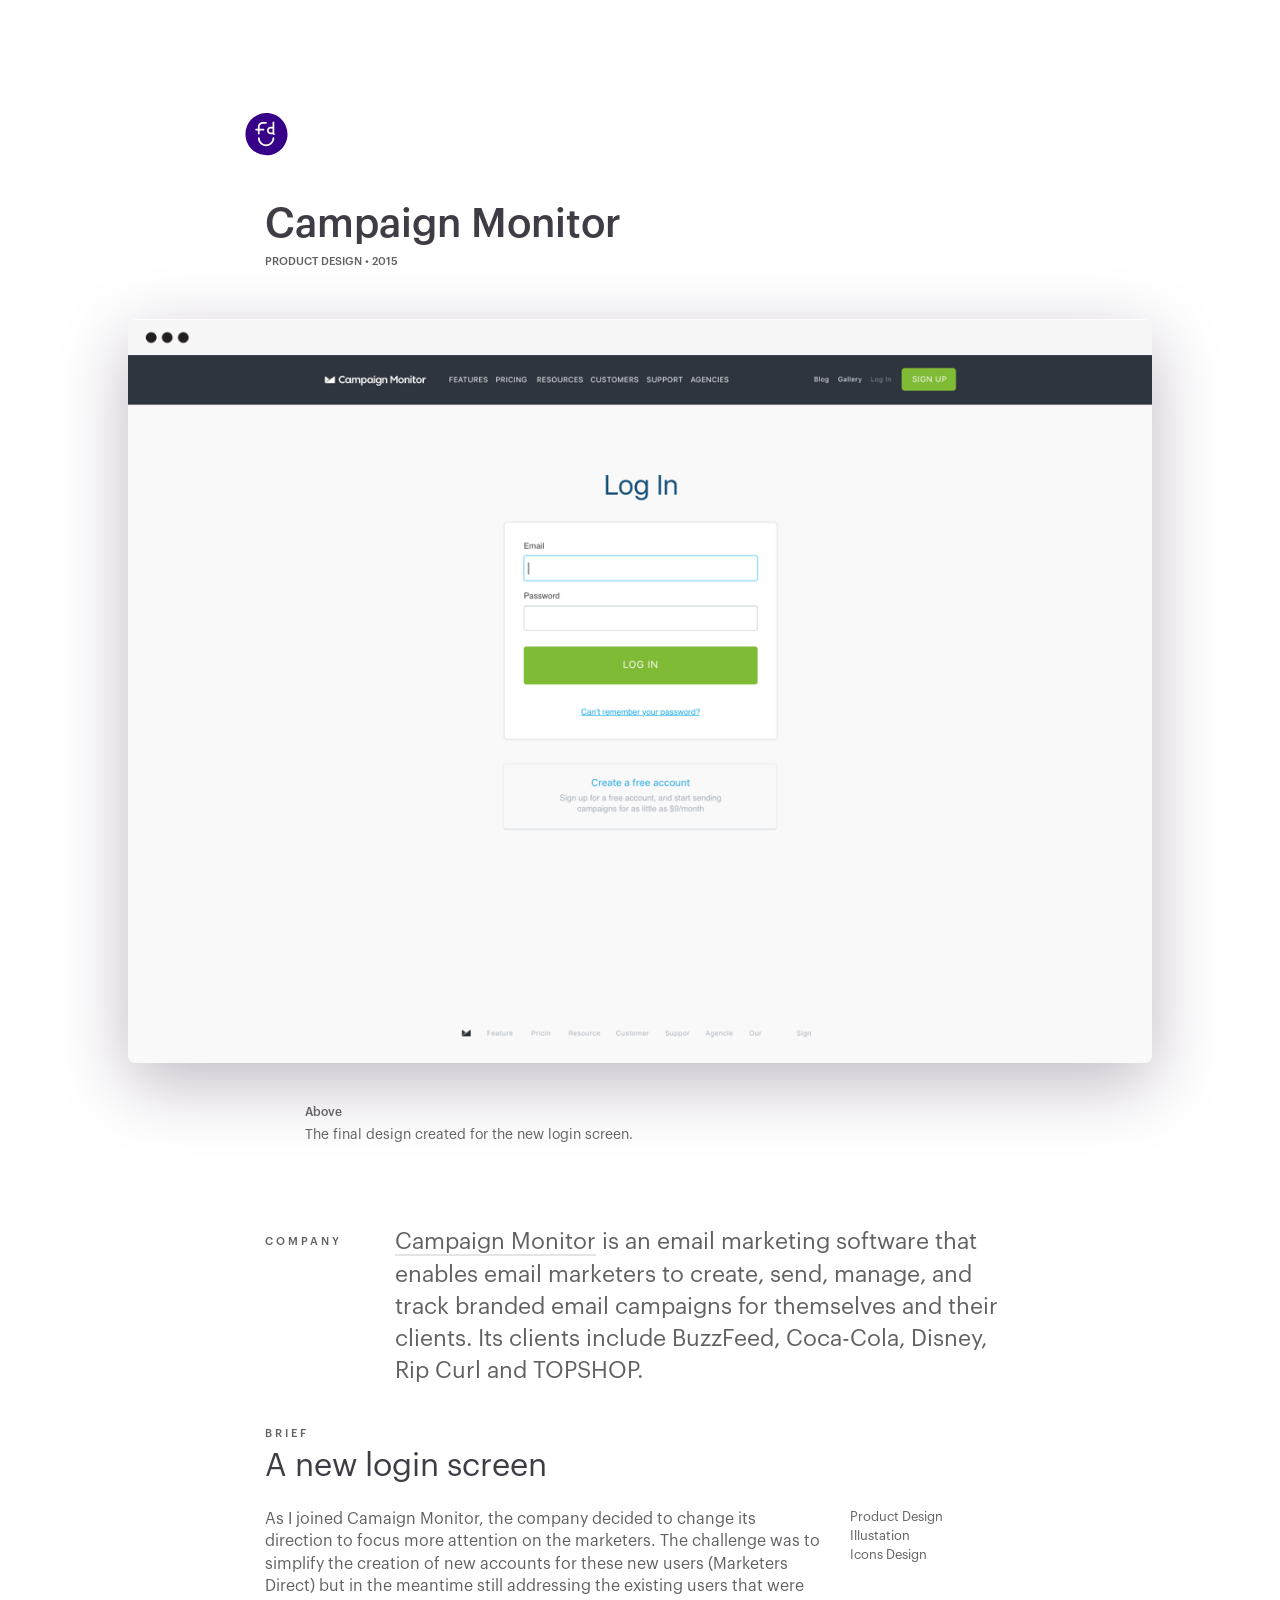
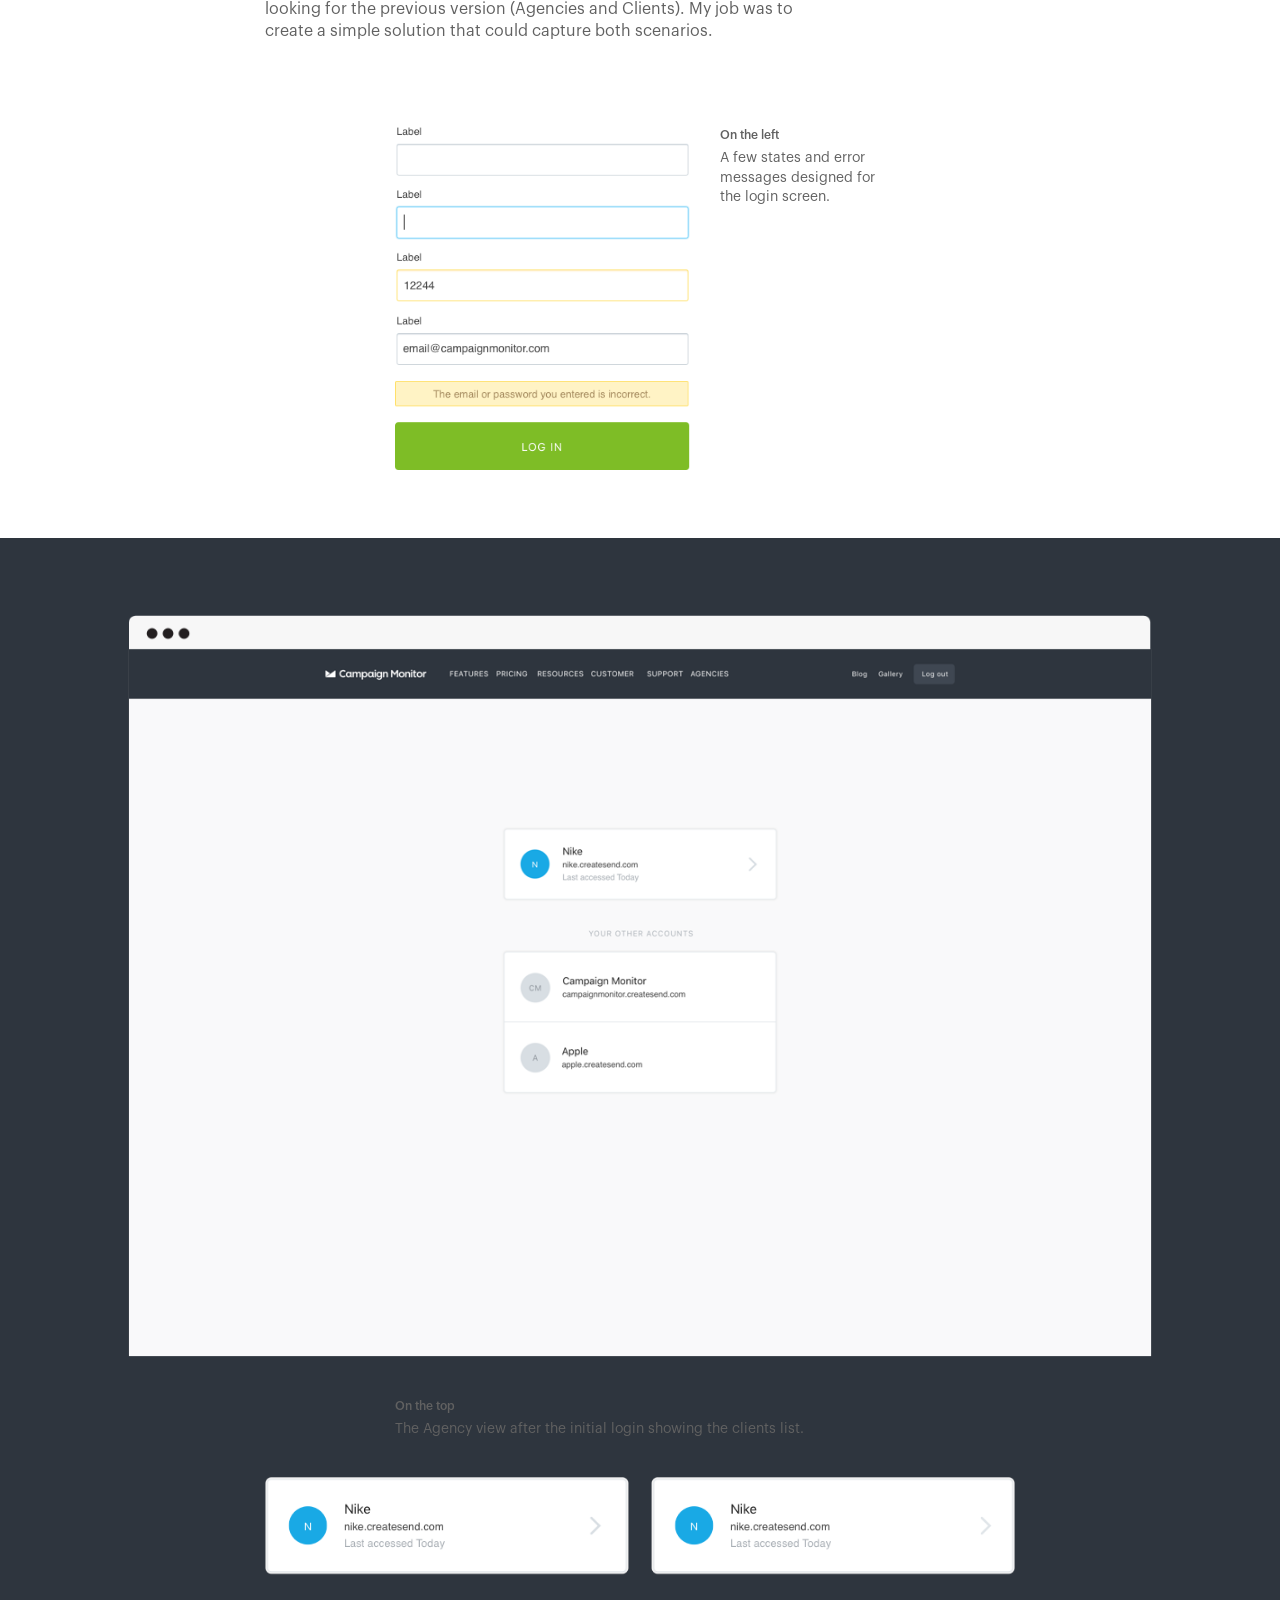
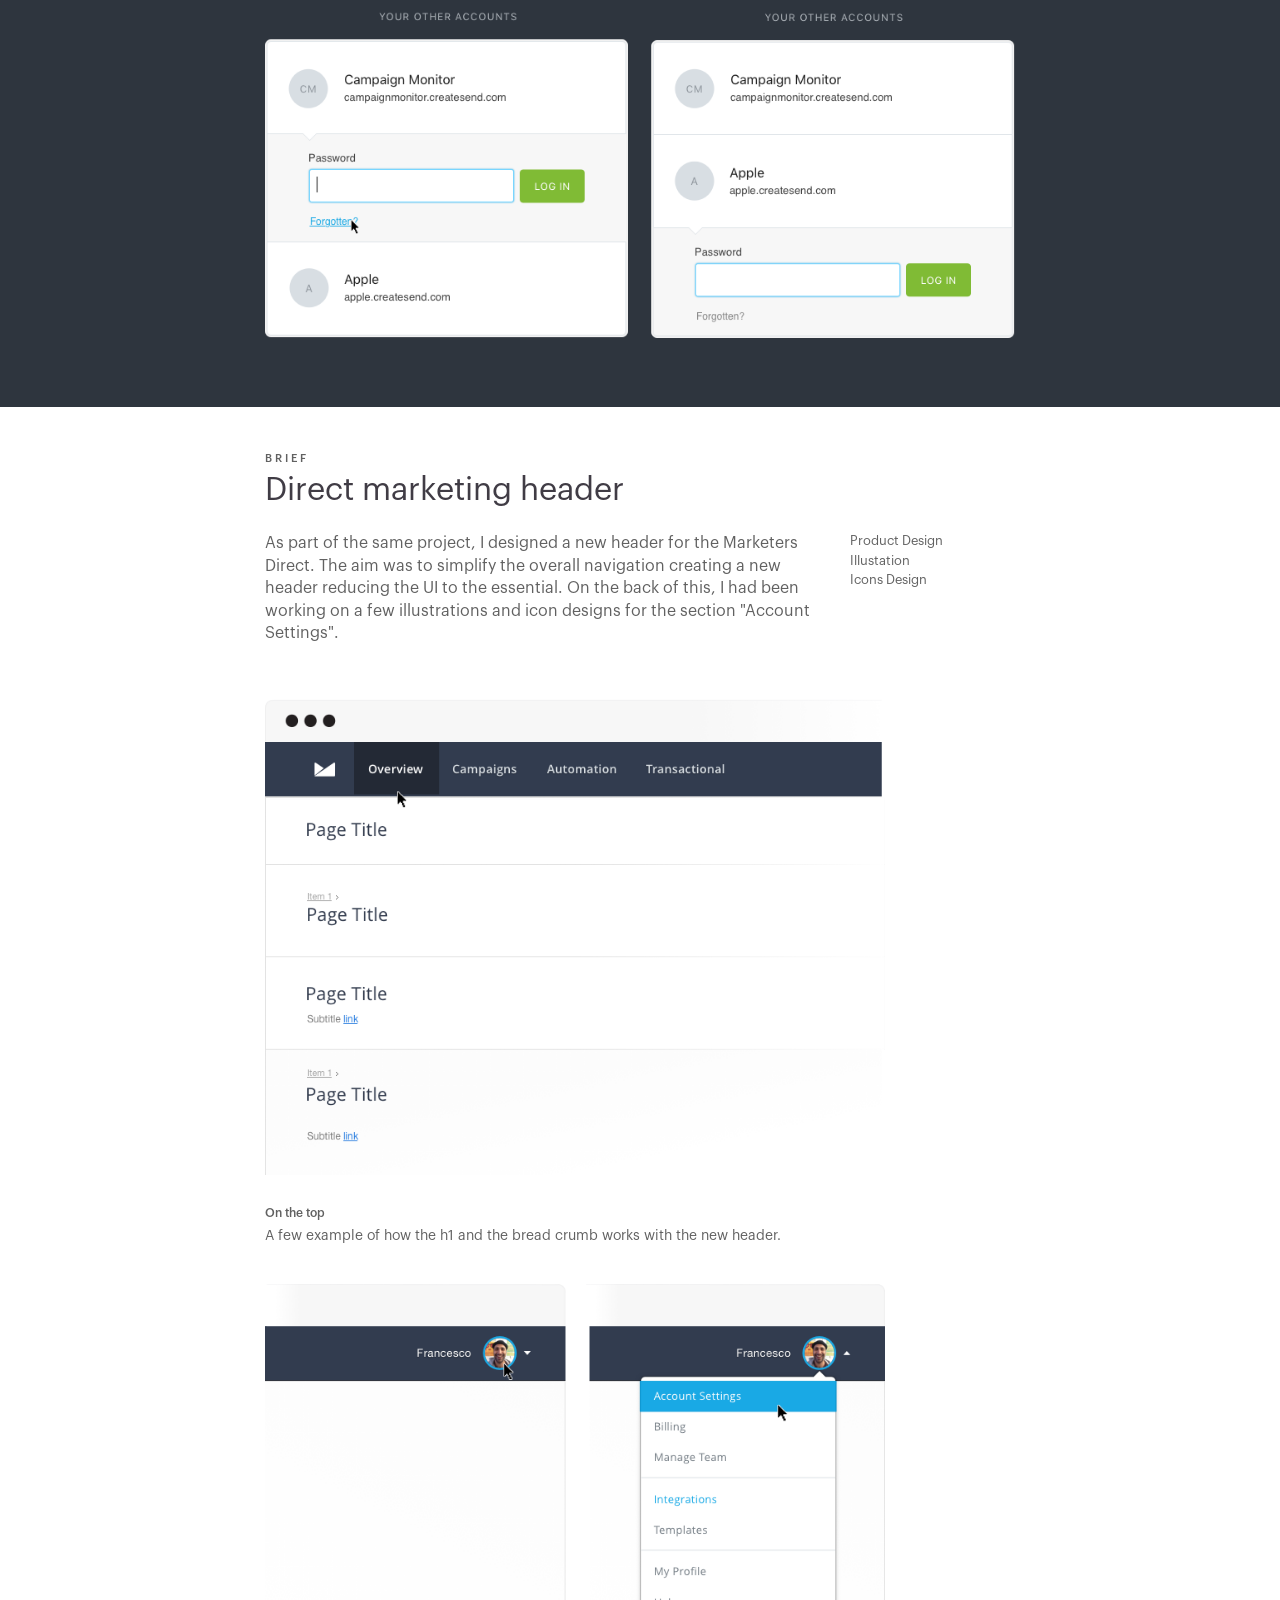
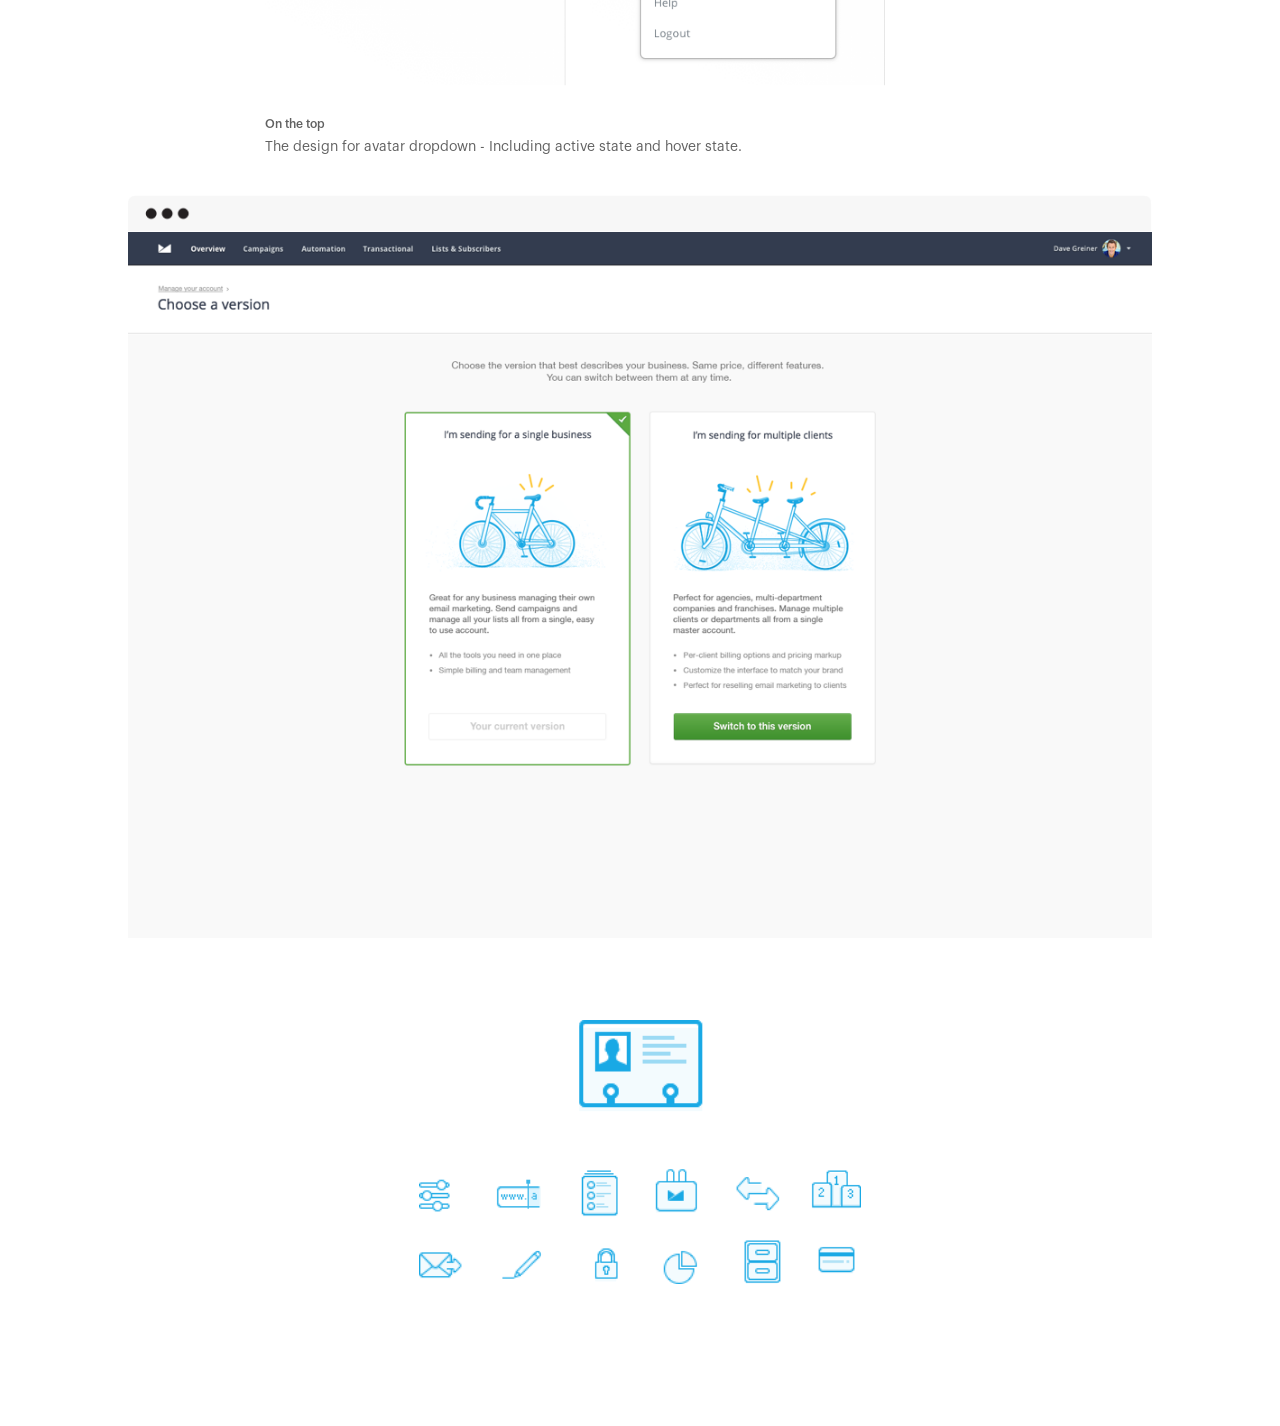
<file: cm.html>
<!DOCTYPE html>
<html lang="en">
  <head>
    <meta charset="utf-8">
    <title>Francesco de Chirico · Designer  </title>
    <meta name="description" content="I am a multi-disciplinary designer. Currently VP of Design at Airtasker. Previously at Campaign Monitor and The Iconic.">
    <meta name="keywords" content="Francesco de Chirico designer UX UI product software app creative art airtasker theright.fit campaign monitor theiconic the iconic theiconiapp Graphic Digital Design Portfolio Designer Rome Italy Sydney">
    <meta name="viewport" content="width=device-width, initial-scale=1">
    <meta name="robots" CONTENT="all">
    <meta name="twitter:card" content="summary_large_image">
    <meta name="twitter:image" content="http://www.francescodechirico.com//imgs/twittercard.png">
    <meta property="og:image" content="http://www.francescodechirico.com//imgs/twittercard.png">
    <meta property="og:title" content="Portfolio of de Chirico Francesco">
    <meta property="og:description" content="I am a multi-disciplinary designer. Currently VP of Design at Airtasker. Previously at Campaign Monitor and The Iconic.">
    <meta name="twitter:site" content="@FDC_DECHIRICO">
    <meta name="twitter:creator" content="@FDC_DECHIRICO">
    <meta name="twitter:title" content="Portfolio of de Chirico Francesco">
    <meta name="twitter:description" content="I am a multi-disciplinary designer. Currently VP of Design at Airtasker. Previously at Campaign Monitor and The Iconic.">
    <script src="./js/modernizr.js"></script>
    <script src="./js/lazysizes.min.js"></script>
    <script src="./js/jquery-2.1.1.js"></script>
    <link href="./css/style.css" rel="stylesheet">
    <link href="./bower_components/normalize-css/normalize.css" rel="stylesheet">
    <link rel="icon" type="image/png" href="favicon-32x32.png" sizes="32x32">
    <link rel="icon" type="image/png" href="favicon-16x16.png" sizes="16x16">
    <script>
      (function(i,s,o,g,r,a,m){i['GoogleAnalyticsObject']=r;i[r]=i[r]||function(){
        (i[r].q=i[r].q||[]).push(arguments)},i[r].l=1*new Date();a=s.createElement(o),
        m=s.getElementsByTagName(o)[0];a.async=1;a.src=g;m.parentNode.insertBefore(a,m)
        })(window,document,'script','https://www.google-analytics.com/analytics.js','ga');
        ga('create', 'UA-43860316-1', 'auto');
        ga('send', 'pageview');
    </script>
  </head>
  <header><a href="trf.html">      
      <div class="split left"> 
        <h6 class="subject lightgrey">Prev</h6><span>Theright.fit</span>
      </div></a>
    <div class="split">
        <div class="francesco_dechirico"> <a href="index.html"> 
            <svg viewbox="0 0 44 45" version="1.1" xmlns="http://www.w3.org/2000/svg" xmlns:xlink="http://www.w3.org/1999/xlink">
              <g stroke="none" stroke-width="none" fill="none" fill-rule="evenodd">
                <path d="M26.4172794,16.2204892 C25.8585673,16.2204892 25.3341866,16.4385074 24.9393758,16.8345685 C24.5439445,17.2311495 24.3258059,17.7588844 24.3251854,18.3204606 C24.3245133,18.8820367 24.541411,19.4102915 24.9359116,19.8078601 C25.3304122,20.2053768 25.85531,20.4246945 26.413867,20.4253703 L28.3373029,20.4253703 L28.3373029,16.2204892 L26.4197612,16.2204892 L26.4172794,16.2204892 Z M30.3568978,22.8740252 C30.1907732,23.0060629 29.9928508,23.0700544 29.7964277,23.0700544 C29.5291704,23.0700544 29.2645499,22.9516363 29.0859647,22.7244691 C28.9670975,22.5733015 28.8615699,22.412673 28.7697438,22.2447668 L26.4128226,22.2447668 C25.3698002,22.2435711 24.3907356,21.8344622 23.6548343,21.0928677 C22.918933,20.3512733 22.5142985,19.3659289 22.5155394,18.3183604 C22.5180212,16.1574126 24.2675253,14.4010512 26.416235,14.4010512 L26.4208367,14.4010512 L28.3372926,14.4010512 L28.3372926,9.69790965 C28.3372926,9.19549058 28.7423925,8.78820104 29.2421105,8.78820104 C29.7418284,8.78820104 30.1469283,9.19549058 30.1469283,9.69790965 L30.1469283,20.5583229 C30.1469283,20.9333828 30.2743267,21.3019967 30.5056498,21.5962225 C30.8155112,21.9903602 30.7489166,22.562489 30.3568978,22.8740252 L30.3568978,22.8740252 Z M21.6027591,34.8063871 C16.8914501,34.8063871 13.0585899,30.9527575 13.0585899,26.2160347 C13.0585899,25.7136156 13.4636898,25.3063261 13.9634078,25.3063261 C14.4631257,25.3063261 14.8682256,25.7136156 14.8682256,26.2160347 C14.8682256,29.9495308 17.8893349,32.9869699 21.6027591,32.9869699 C25.3161833,32.9869699 28.3372926,29.9495308 28.3372926,26.2160347 C28.3372926,25.7136156 28.7423925,25.3063261 29.2421105,25.3063261 C29.7418284,25.3063261 30.1469283,25.7136156 30.1469283,26.2160347 C30.1469283,30.9527575 26.3140165,34.8063871 21.6027591,34.8063871 L21.6027591,34.8063871 Z M11.1110599,18.3264178 C10.611342,18.3264178 10.2062421,17.9191283 10.2062421,17.4167092 C10.2062421,16.9142902 10.611342,16.5070006 11.1110599,16.5070006 L12.994322,16.5070006 L12.994322,14.3400227 C12.994322,11.5653595 15.2395112,9.30803453 17.9992573,9.30803453 L21.6027591,9.30803453 C22.1024771,9.30803453 22.507577,9.71532408 22.507577,10.2177431 C22.507577,10.7201622 22.1024771,11.1274518 21.6027591,11.1274518 L17.9992573,11.1274518 C16.237396,11.1274518 14.8039577,12.5685861 14.8039577,14.3400227 L14.8039577,16.5070006 L18.9133302,16.5070006 C19.4130482,16.5070006 19.8181481,16.9142902 19.8181481,17.4167092 C19.8181481,17.9191283 19.4130482,18.3264178 18.9133302,18.3264178 L14.8039577,18.3264178 L14.8039577,21.6740935 C14.8039577,22.1765126 14.3988578,22.5838022 13.8991398,22.5838022 C13.3994219,22.5838022 12.994322,22.1765126 12.994322,21.6740935 L12.994322,18.3264178 L11.1110599,18.3264178 Z M21.9895041,0 C9.84503878,0 0,9.89825348 0,22.1083624 C0,34.3184714 9.84503878,44.2167249 21.9895041,44.2167249 C34.1340212,44.2167249 43.9790599,34.3184714 43.9790599,22.1083624 C43.9790599,9.89825348 34.1340212,0 21.9895041,0 L21.9895041,0 Z"></path>- Campaign Monitor
              </g>
            </svg></a></div>
    </div><a href="theiconic.html">      
      <div class="split right"> 
        <h6 class="subject lightgrey">Next</h6><span>The Iconic</span>
      </div></a>
  </header>
  <body>  
    <div class="container">
      <div class="hero">
              <div class="francesco_dechirico"> <a href="index.html"> 
                  <svg viewbox="0 0 44 45" version="1.1" xmlns="http://www.w3.org/2000/svg" xmlns:xlink="http://www.w3.org/1999/xlink">
                    <g stroke="none" stroke-width="none" fill="none" fill-rule="evenodd">
                      <path d="M26.4172794,16.2204892 C25.8585673,16.2204892 25.3341866,16.4385074 24.9393758,16.8345685 C24.5439445,17.2311495 24.3258059,17.7588844 24.3251854,18.3204606 C24.3245133,18.8820367 24.541411,19.4102915 24.9359116,19.8078601 C25.3304122,20.2053768 25.85531,20.4246945 26.413867,20.4253703 L28.3373029,20.4253703 L28.3373029,16.2204892 L26.4197612,16.2204892 L26.4172794,16.2204892 Z M30.3568978,22.8740252 C30.1907732,23.0060629 29.9928508,23.0700544 29.7964277,23.0700544 C29.5291704,23.0700544 29.2645499,22.9516363 29.0859647,22.7244691 C28.9670975,22.5733015 28.8615699,22.412673 28.7697438,22.2447668 L26.4128226,22.2447668 C25.3698002,22.2435711 24.3907356,21.8344622 23.6548343,21.0928677 C22.918933,20.3512733 22.5142985,19.3659289 22.5155394,18.3183604 C22.5180212,16.1574126 24.2675253,14.4010512 26.416235,14.4010512 L26.4208367,14.4010512 L28.3372926,14.4010512 L28.3372926,9.69790965 C28.3372926,9.19549058 28.7423925,8.78820104 29.2421105,8.78820104 C29.7418284,8.78820104 30.1469283,9.19549058 30.1469283,9.69790965 L30.1469283,20.5583229 C30.1469283,20.9333828 30.2743267,21.3019967 30.5056498,21.5962225 C30.8155112,21.9903602 30.7489166,22.562489 30.3568978,22.8740252 L30.3568978,22.8740252 Z M21.6027591,34.8063871 C16.8914501,34.8063871 13.0585899,30.9527575 13.0585899,26.2160347 C13.0585899,25.7136156 13.4636898,25.3063261 13.9634078,25.3063261 C14.4631257,25.3063261 14.8682256,25.7136156 14.8682256,26.2160347 C14.8682256,29.9495308 17.8893349,32.9869699 21.6027591,32.9869699 C25.3161833,32.9869699 28.3372926,29.9495308 28.3372926,26.2160347 C28.3372926,25.7136156 28.7423925,25.3063261 29.2421105,25.3063261 C29.7418284,25.3063261 30.1469283,25.7136156 30.1469283,26.2160347 C30.1469283,30.9527575 26.3140165,34.8063871 21.6027591,34.8063871 L21.6027591,34.8063871 Z M11.1110599,18.3264178 C10.611342,18.3264178 10.2062421,17.9191283 10.2062421,17.4167092 C10.2062421,16.9142902 10.611342,16.5070006 11.1110599,16.5070006 L12.994322,16.5070006 L12.994322,14.3400227 C12.994322,11.5653595 15.2395112,9.30803453 17.9992573,9.30803453 L21.6027591,9.30803453 C22.1024771,9.30803453 22.507577,9.71532408 22.507577,10.2177431 C22.507577,10.7201622 22.1024771,11.1274518 21.6027591,11.1274518 L17.9992573,11.1274518 C16.237396,11.1274518 14.8039577,12.5685861 14.8039577,14.3400227 L14.8039577,16.5070006 L18.9133302,16.5070006 C19.4130482,16.5070006 19.8181481,16.9142902 19.8181481,17.4167092 C19.8181481,17.9191283 19.4130482,18.3264178 18.9133302,18.3264178 L14.8039577,18.3264178 L14.8039577,21.6740935 C14.8039577,22.1765126 14.3988578,22.5838022 13.8991398,22.5838022 C13.3994219,22.5838022 12.994322,22.1765126 12.994322,21.6740935 L12.994322,18.3264178 L11.1110599,18.3264178 Z M21.9895041,0 C9.84503878,0 0,9.89825348 0,22.1083624 C0,34.3184714 9.84503878,44.2167249 21.9895041,44.2167249 C34.1340212,44.2167249 43.9790599,34.3184714 43.9790599,22.1083624 C43.9790599,9.89825348 34.1340212,0 21.9895041,0 L21.9895041,0 Z"></path>
                    </g>
                  </svg></a></div>
      </div>
      <div class="row">
        <h1 class="darkgrey introwork">Campaign Monitor</h1>
        <h3 class="introwork">Product Design • 2015</h3>
      </div>
    </div>
    <div class="full cm-2">
      <div class="container wide reading">
        <div class="row">
          <div class="twelve columns dropshadow-img"><img src="imgs/cm/login-cm.png" srcset="imgs/cm/login-cm@2x.png 2x" alt="login CM"></div>
        </div>
        <div class="row">
          <div class="offset-by-two six columns caption">
            <div class="title">Above </div>The final design created for the new login screen.
          </div>
        </div>
      </div>
    </div>
    <div class="container">
      <div class="row company-desc"> 
        <div class="two columns">
          <h6 class="subject">company </h6>
        </div>
        <div class="ten columns">
          <p> <a href="https://www.campaignmonitor.com/" target="_blank">Campaign Monitor</a> is an email marketing software that enables email marketers to create, send, manage, and track branded email campaigns for themselves and their clients. Its clients include BuzzFeed, Coca-Cola, Disney, Rip Curl and TOPSHOP.</p>
        </div>
      </div>
    </div>
    <div class="container">
      <div class="row">
        <h6 class="subject">brief  </h6>
        <h3 class="darkgrey">A new login screen</h3>
      </div>
      <div class="row">
        <div class="nine columns">
          <p>As I joined Camaign Monitor, the company decided to change its direction to focus more attention on the marketers. The challenge was to simplify the creation of new accounts for these new users (Marketers Direct) but in the meantime still addressing the existing users that were looking for the previous version (Agencies and Clients). My job was to create a simple solution that could capture both scenarios. </p>
        </div>
        <div class="three columns lightgrey"> 
          <div class="caption left">
            <li>Product Design</li>
            <li>Illustation</li>
            <li>Icons Design</li>
          </div>
        </div>
      </div>
    </div>
    <div class="container">
      <div class="row margins">       
        <div class="offset-by-two five columns"><img src="imgs/cm/form-details-cm.png" srcset="imgs/cm/form-details-cm@2x.png 2x"></div>
        <div class="three columns caption">
          <div class="title">On the left </div>A few states and error messages designed for the login screen.
        </div>
      </div>
    </div>
    <div class="full cm">
      <div class="container wide">
        <div class="row">
          <div class="twelve columns"><img src="imgs/cm/account-selection-cm.png" srcset="imgs/cm/account-selection-cm@2x.png 2x" alt="cm account selection"></div>
        </div>
      </div>
      <div class="container">
        <div class="row">
          <div class="offset-by-two ten columns caption">
            <div class="title">On the top </div>The Agency view after the initial login showing the clients list.
          </div>
        </div>
      </div>
      <div class="container">
        <div class="row">
          <div class="twelve columns"><img src="imgs/cm/account-interactions-cm.png" srcset="imgs/cm/account-interactions-cm@2x.png 2x" alt="cm account selection"></div>
        </div>
      </div>
    </div>
    <div class="container">
      <div class="row margin-top">
        <h6 class="subject">brief  </h6>
        <h3 class="darkgrey">Direct marketing header</h3>
      </div>
      <div class="row">
        <div class="nine columns">
          <p>As part of the same project, I designed a new header for the Marketers Direct. The aim was to simplify the overall navigation creating a new header reducing the UI to the essential. On the back of this, I had been working on a few illustrations and icon designs for the section "Account Settings".</p>
        </div>
        <div class="three columns lightgrey">
          <div class="caption left">
            <li>Product Design</li>
            <li>Illustation</li>
            <li>Icons Design</li>
          </div>
        </div>
      </div>
    </div>
    <div class="container"> 
      <div class="row">
        <div class="ten columns"><img src="imgs/cm/header-cm-titles.png" srcset="imgs/cm/header-cm-titles@2x.png 2x" alt="cm account"></div>
      </div>
      <div class="row">
        <div class="ten columns caption">
          <div class="title">
             
            On the top 
          </div>A few example of how the h1 and the bread crumb works with the new header.
        </div>
      </div>
    </div>
    <div class="container"> 
      <div class="row">
        <div class="ten columns"><img src="imgs/cm/avatar-dropdown.png" srcset="imgs/cm/avatar-dropdown@2x.png 2x" alt="account dropdown"></div>
      </div>
      <div class="row">
        <div class="ten columns caption">
          <div class="title">
             
            On the top 
          </div>The design for avatar dropdown - Including active state and hover state.
        </div>
      </div>
    </div>
    <div class="container wide">
      <div class="row">
        <div class="twelve columns"><img src="imgs/cm/profile-switch-cm.png" srcset="imgs/cm/profile-switch-cm@2x.png 2x" alt="profile switch"></div>
      </div>
      <div class="row">
        <div class="offset-by-three six columns margins">
          <div class="small-imgs"><img src="imgs/cm/icons-cm.png" srcset="imgs/cm/icons-cm@2x.png 2x" alt="cm icons"></div>
        </div>
      </div>
    </div>
  </body>
  <script src="./js/img-loader.js"></script>
  <script src="./js/main.js"></script>
</html>
</file>
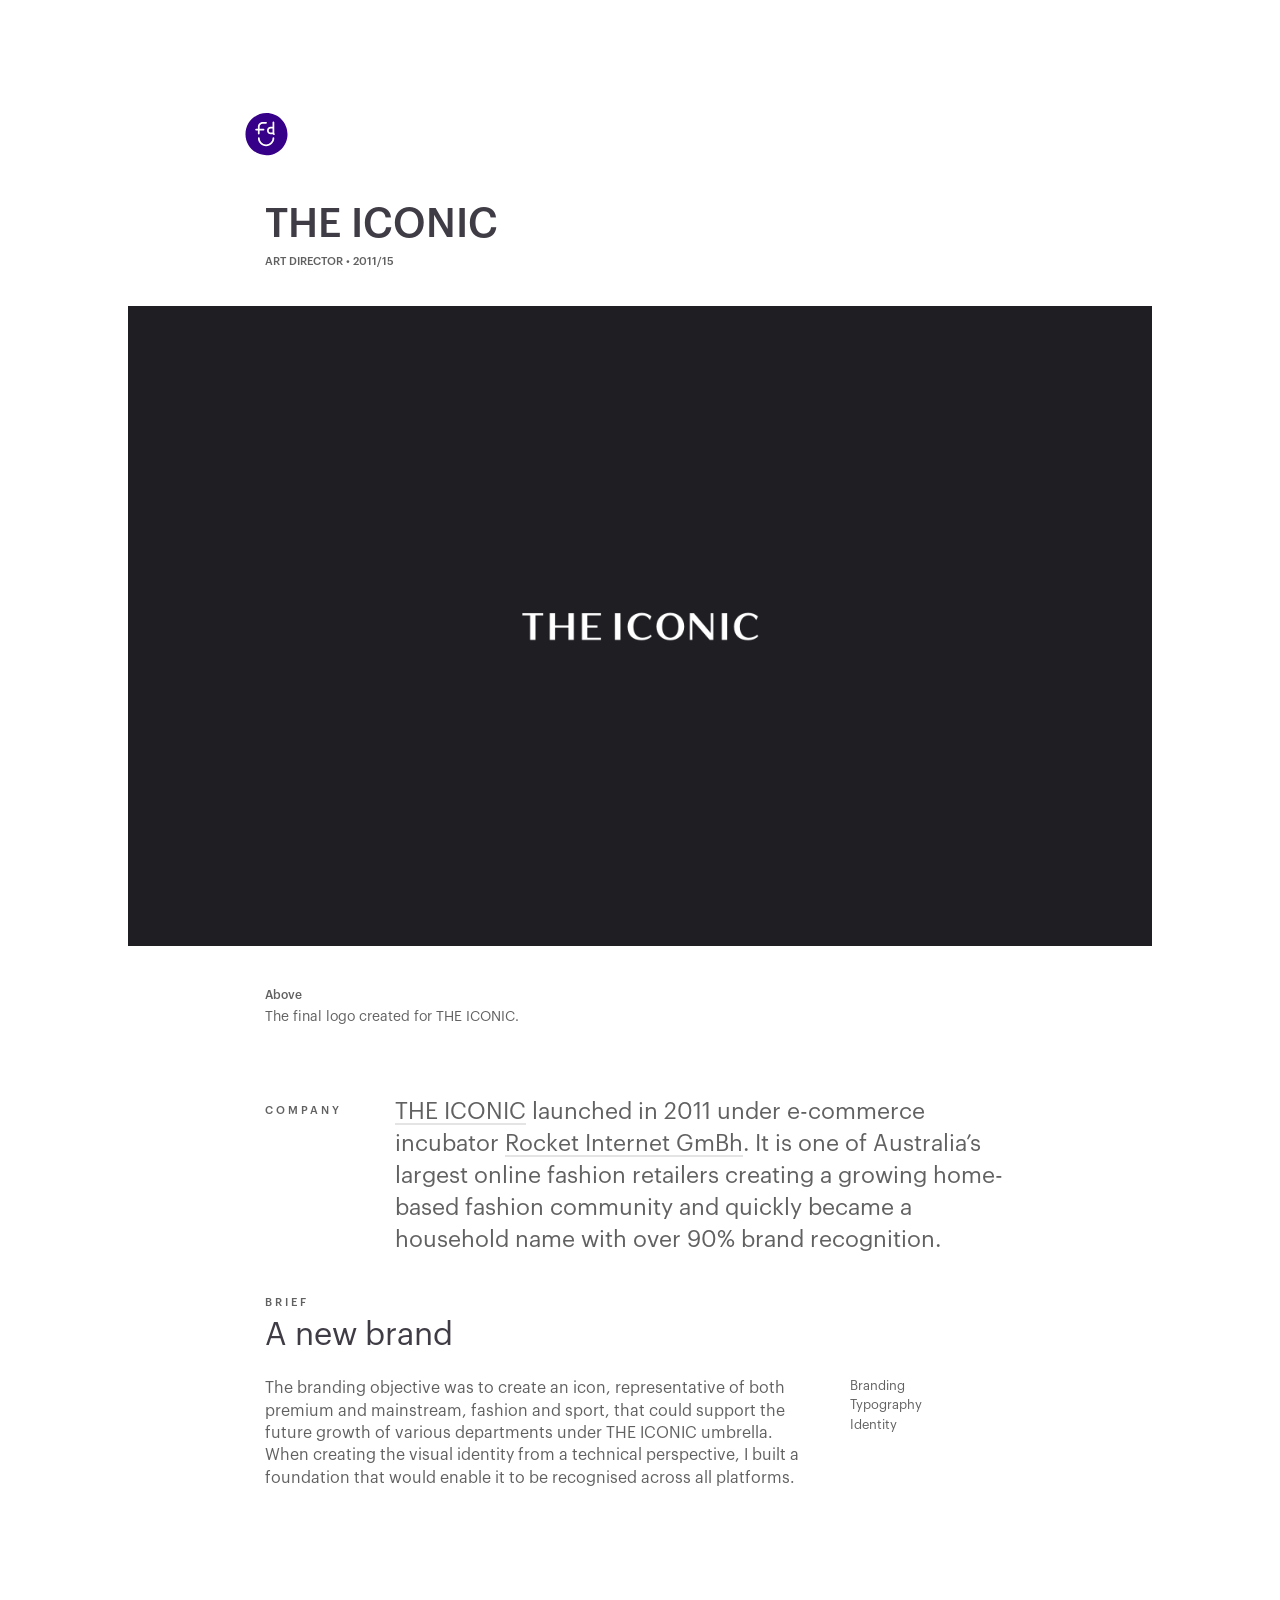
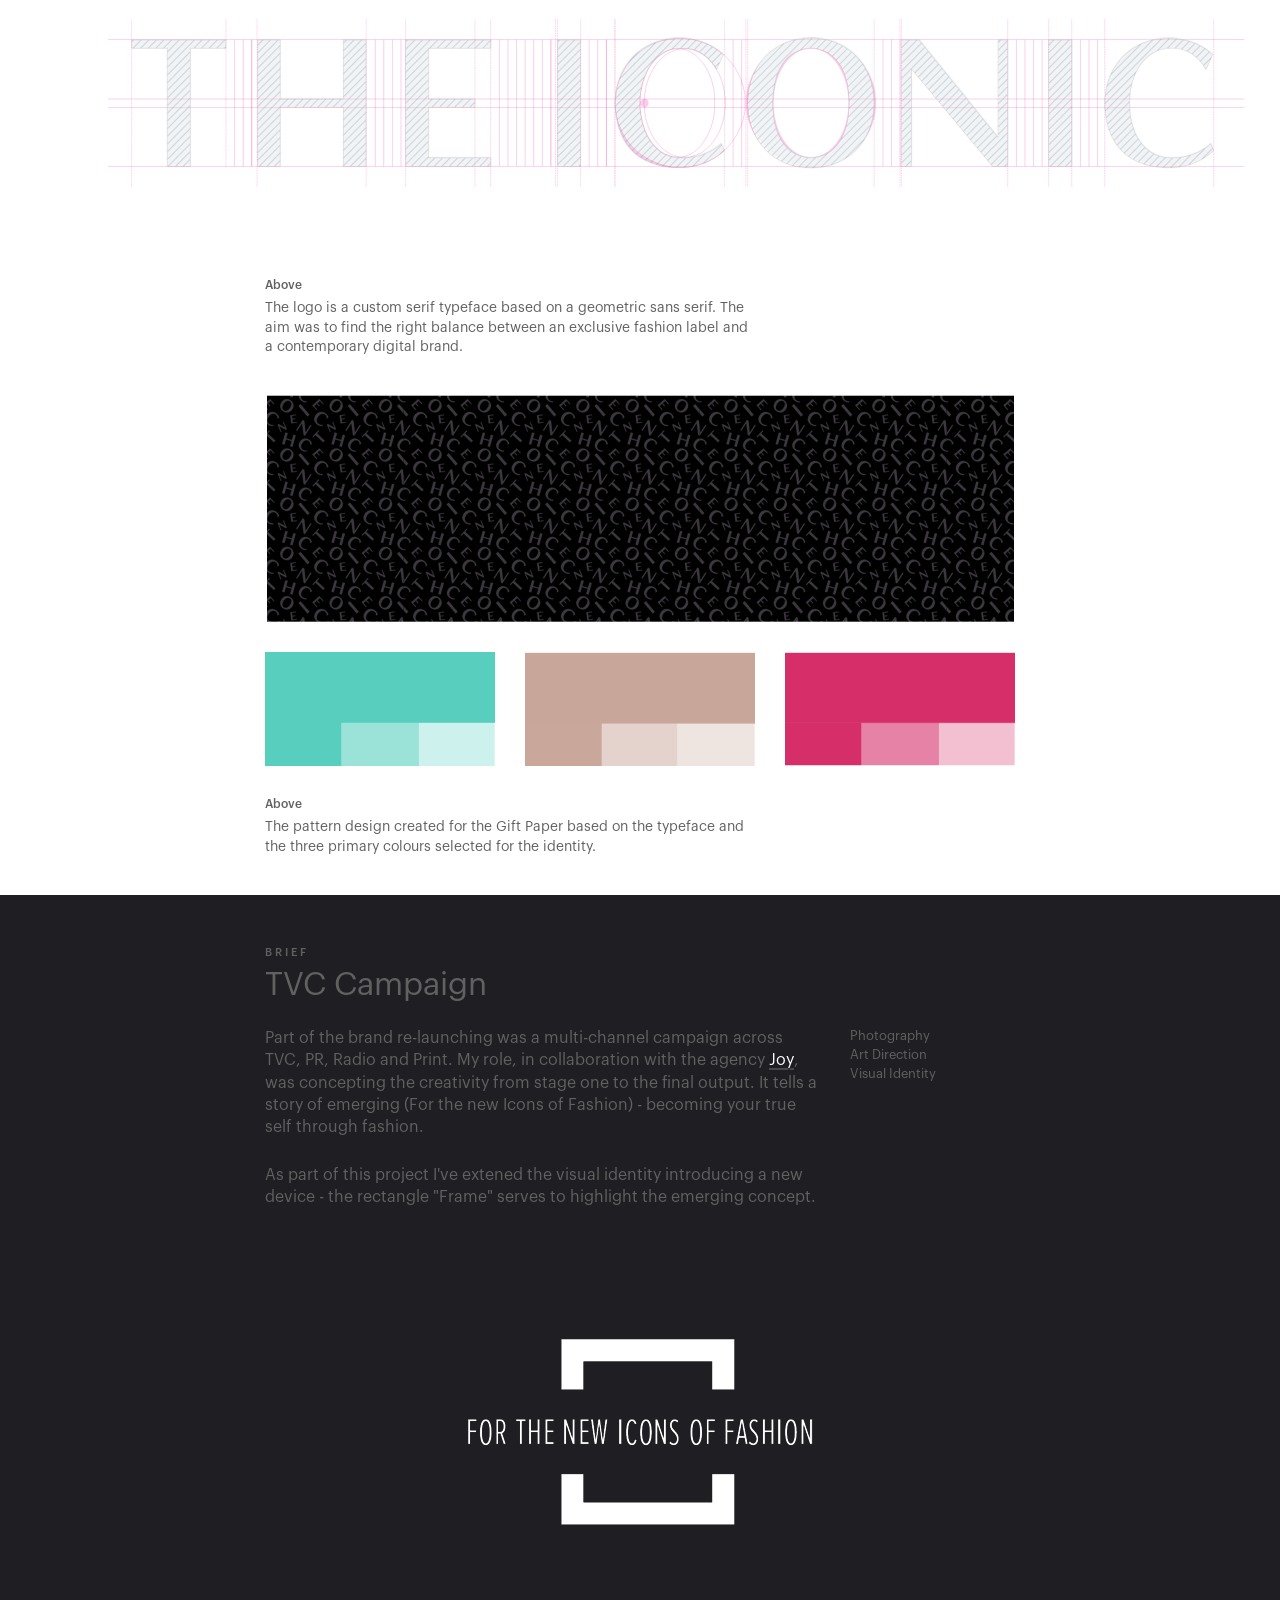
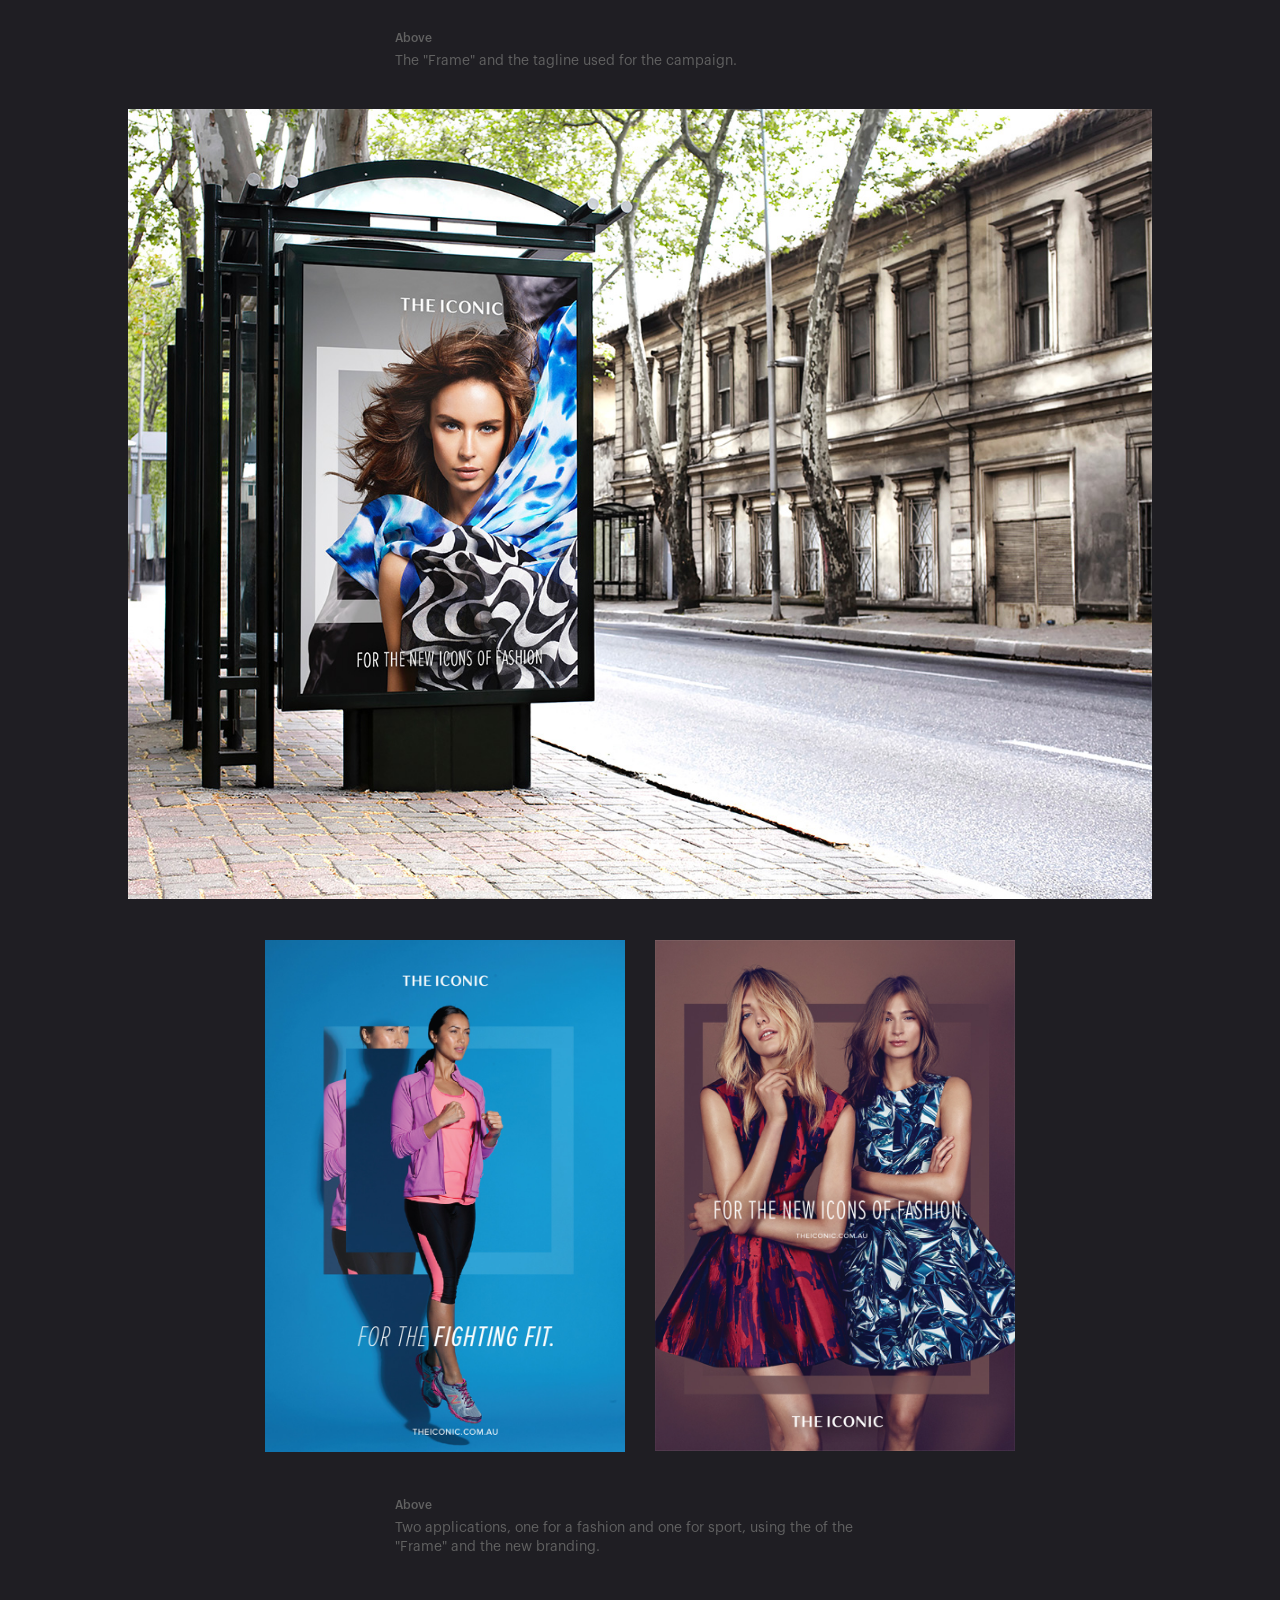
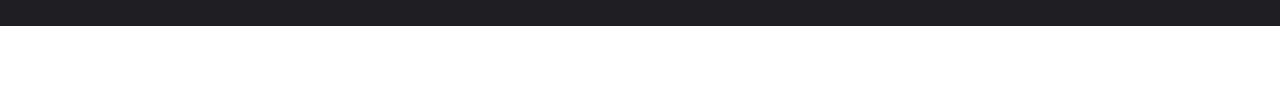
<file: theiconic.html>
<!DOCTYPE html>
<html lang="en">
  <head>
    <meta charset="utf-8">
    <title>Francesco de Chirico · Designer  </title>
    <meta name="description" content="I am a multi-disciplinary designer. Currently VP of Design at Airtasker. Previously at Campaign Monitor and The Iconic.">
    <meta name="keywords" content="Francesco de Chirico designer UX UI product software app creative art airtasker theright.fit campaign monitor theiconic the iconic theiconiapp Graphic Digital Design Portfolio Designer Rome Italy Sydney">
    <meta name="viewport" content="width=device-width, initial-scale=1">
    <meta name="robots" CONTENT="all">
    <meta name="twitter:card" content="summary_large_image">
    <meta name="twitter:image" content="http://www.francescodechirico.com//imgs/twittercard.png">
    <meta property="og:image" content="http://www.francescodechirico.com//imgs/twittercard.png">
    <meta property="og:title" content="Portfolio of de Chirico Francesco">
    <meta property="og:description" content="I am a multi-disciplinary designer. Currently VP of Design at Airtasker. Previously at Campaign Monitor and The Iconic.">
    <meta name="twitter:site" content="@FDC_DECHIRICO">
    <meta name="twitter:creator" content="@FDC_DECHIRICO">
    <meta name="twitter:title" content="Portfolio of de Chirico Francesco">
    <meta name="twitter:description" content="I am a multi-disciplinary designer. Currently VP of Design at Airtasker. Previously at Campaign Monitor and The Iconic.">
    <script src="./js/modernizr.js"></script>
    <script src="./js/lazysizes.min.js"></script>
    <script src="./js/jquery-2.1.1.js"></script>
    <link href="./css/style.css" rel="stylesheet">
    <link href="./bower_components/normalize-css/normalize.css" rel="stylesheet">
    <link rel="icon" type="image/png" href="favicon-32x32.png" sizes="32x32">
    <link rel="icon" type="image/png" href="favicon-16x16.png" sizes="16x16">
    <script>
      (function(i,s,o,g,r,a,m){i['GoogleAnalyticsObject']=r;i[r]=i[r]||function(){
        (i[r].q=i[r].q||[]).push(arguments)},i[r].l=1*new Date();a=s.createElement(o),
        m=s.getElementsByTagName(o)[0];a.async=1;a.src=g;m.parentNode.insertBefore(a,m)
        })(window,document,'script','https://www.google-analytics.com/analytics.js','ga');
        ga('create', 'UA-43860316-1', 'auto');
        ga('send', 'pageview');
    </script>
  </head>
  <header><a href="cm.html">      
      <div class="split left"> 
        <h6 class="subject lightgrey">Prev</h6><span>Campaign Monitor</span>
      </div></a>
    <div class="split">
        <div class="francesco_dechirico"> <a href="index.html"> 
            <svg viewbox="0 0 44 45" version="1.1" xmlns="http://www.w3.org/2000/svg" xmlns:xlink="http://www.w3.org/1999/xlink">
              <g stroke="none" stroke-width="none" fill="none" fill-rule="evenodd">
                <path d="M26.4172794,16.2204892 C25.8585673,16.2204892 25.3341866,16.4385074 24.9393758,16.8345685 C24.5439445,17.2311495 24.3258059,17.7588844 24.3251854,18.3204606 C24.3245133,18.8820367 24.541411,19.4102915 24.9359116,19.8078601 C25.3304122,20.2053768 25.85531,20.4246945 26.413867,20.4253703 L28.3373029,20.4253703 L28.3373029,16.2204892 L26.4197612,16.2204892 L26.4172794,16.2204892 Z M30.3568978,22.8740252 C30.1907732,23.0060629 29.9928508,23.0700544 29.7964277,23.0700544 C29.5291704,23.0700544 29.2645499,22.9516363 29.0859647,22.7244691 C28.9670975,22.5733015 28.8615699,22.412673 28.7697438,22.2447668 L26.4128226,22.2447668 C25.3698002,22.2435711 24.3907356,21.8344622 23.6548343,21.0928677 C22.918933,20.3512733 22.5142985,19.3659289 22.5155394,18.3183604 C22.5180212,16.1574126 24.2675253,14.4010512 26.416235,14.4010512 L26.4208367,14.4010512 L28.3372926,14.4010512 L28.3372926,9.69790965 C28.3372926,9.19549058 28.7423925,8.78820104 29.2421105,8.78820104 C29.7418284,8.78820104 30.1469283,9.19549058 30.1469283,9.69790965 L30.1469283,20.5583229 C30.1469283,20.9333828 30.2743267,21.3019967 30.5056498,21.5962225 C30.8155112,21.9903602 30.7489166,22.562489 30.3568978,22.8740252 L30.3568978,22.8740252 Z M21.6027591,34.8063871 C16.8914501,34.8063871 13.0585899,30.9527575 13.0585899,26.2160347 C13.0585899,25.7136156 13.4636898,25.3063261 13.9634078,25.3063261 C14.4631257,25.3063261 14.8682256,25.7136156 14.8682256,26.2160347 C14.8682256,29.9495308 17.8893349,32.9869699 21.6027591,32.9869699 C25.3161833,32.9869699 28.3372926,29.9495308 28.3372926,26.2160347 C28.3372926,25.7136156 28.7423925,25.3063261 29.2421105,25.3063261 C29.7418284,25.3063261 30.1469283,25.7136156 30.1469283,26.2160347 C30.1469283,30.9527575 26.3140165,34.8063871 21.6027591,34.8063871 L21.6027591,34.8063871 Z M11.1110599,18.3264178 C10.611342,18.3264178 10.2062421,17.9191283 10.2062421,17.4167092 C10.2062421,16.9142902 10.611342,16.5070006 11.1110599,16.5070006 L12.994322,16.5070006 L12.994322,14.3400227 C12.994322,11.5653595 15.2395112,9.30803453 17.9992573,9.30803453 L21.6027591,9.30803453 C22.1024771,9.30803453 22.507577,9.71532408 22.507577,10.2177431 C22.507577,10.7201622 22.1024771,11.1274518 21.6027591,11.1274518 L17.9992573,11.1274518 C16.237396,11.1274518 14.8039577,12.5685861 14.8039577,14.3400227 L14.8039577,16.5070006 L18.9133302,16.5070006 C19.4130482,16.5070006 19.8181481,16.9142902 19.8181481,17.4167092 C19.8181481,17.9191283 19.4130482,18.3264178 18.9133302,18.3264178 L14.8039577,18.3264178 L14.8039577,21.6740935 C14.8039577,22.1765126 14.3988578,22.5838022 13.8991398,22.5838022 C13.3994219,22.5838022 12.994322,22.1765126 12.994322,21.6740935 L12.994322,18.3264178 L11.1110599,18.3264178 Z M21.9895041,0 C9.84503878,0 0,9.89825348 0,22.1083624 C0,34.3184714 9.84503878,44.2167249 21.9895041,44.2167249 C34.1340212,44.2167249 43.9790599,34.3184714 43.9790599,22.1083624 C43.9790599,9.89825348 34.1340212,0 21.9895041,0 L21.9895041,0 Z"></path>
              </g>
            </svg></a></div>
    </div><a href="zanui.html">      
      <div class="split right"> 
        <h6 class="subject lightgrey">Next</h6><span>Zanui</span>
      </div></a>
  </header>
  <body>     
    <div class="container">
      <div class="hero">
              <div class="francesco_dechirico"> <a href="index.html"> 
                  <svg viewbox="0 0 44 45" version="1.1" xmlns="http://www.w3.org/2000/svg" xmlns:xlink="http://www.w3.org/1999/xlink">
                    <g stroke="none" stroke-width="none" fill="none" fill-rule="evenodd">
                      <path d="M26.4172794,16.2204892 C25.8585673,16.2204892 25.3341866,16.4385074 24.9393758,16.8345685 C24.5439445,17.2311495 24.3258059,17.7588844 24.3251854,18.3204606 C24.3245133,18.8820367 24.541411,19.4102915 24.9359116,19.8078601 C25.3304122,20.2053768 25.85531,20.4246945 26.413867,20.4253703 L28.3373029,20.4253703 L28.3373029,16.2204892 L26.4197612,16.2204892 L26.4172794,16.2204892 Z M30.3568978,22.8740252 C30.1907732,23.0060629 29.9928508,23.0700544 29.7964277,23.0700544 C29.5291704,23.0700544 29.2645499,22.9516363 29.0859647,22.7244691 C28.9670975,22.5733015 28.8615699,22.412673 28.7697438,22.2447668 L26.4128226,22.2447668 C25.3698002,22.2435711 24.3907356,21.8344622 23.6548343,21.0928677 C22.918933,20.3512733 22.5142985,19.3659289 22.5155394,18.3183604 C22.5180212,16.1574126 24.2675253,14.4010512 26.416235,14.4010512 L26.4208367,14.4010512 L28.3372926,14.4010512 L28.3372926,9.69790965 C28.3372926,9.19549058 28.7423925,8.78820104 29.2421105,8.78820104 C29.7418284,8.78820104 30.1469283,9.19549058 30.1469283,9.69790965 L30.1469283,20.5583229 C30.1469283,20.9333828 30.2743267,21.3019967 30.5056498,21.5962225 C30.8155112,21.9903602 30.7489166,22.562489 30.3568978,22.8740252 L30.3568978,22.8740252 Z M21.6027591,34.8063871 C16.8914501,34.8063871 13.0585899,30.9527575 13.0585899,26.2160347 C13.0585899,25.7136156 13.4636898,25.3063261 13.9634078,25.3063261 C14.4631257,25.3063261 14.8682256,25.7136156 14.8682256,26.2160347 C14.8682256,29.9495308 17.8893349,32.9869699 21.6027591,32.9869699 C25.3161833,32.9869699 28.3372926,29.9495308 28.3372926,26.2160347 C28.3372926,25.7136156 28.7423925,25.3063261 29.2421105,25.3063261 C29.7418284,25.3063261 30.1469283,25.7136156 30.1469283,26.2160347 C30.1469283,30.9527575 26.3140165,34.8063871 21.6027591,34.8063871 L21.6027591,34.8063871 Z M11.1110599,18.3264178 C10.611342,18.3264178 10.2062421,17.9191283 10.2062421,17.4167092 C10.2062421,16.9142902 10.611342,16.5070006 11.1110599,16.5070006 L12.994322,16.5070006 L12.994322,14.3400227 C12.994322,11.5653595 15.2395112,9.30803453 17.9992573,9.30803453 L21.6027591,9.30803453 C22.1024771,9.30803453 22.507577,9.71532408 22.507577,10.2177431 C22.507577,10.7201622 22.1024771,11.1274518 21.6027591,11.1274518 L17.9992573,11.1274518 C16.237396,11.1274518 14.8039577,12.5685861 14.8039577,14.3400227 L14.8039577,16.5070006 L18.9133302,16.5070006 C19.4130482,16.5070006 19.8181481,16.9142902 19.8181481,17.4167092 C19.8181481,17.9191283 19.4130482,18.3264178 18.9133302,18.3264178 L14.8039577,18.3264178 L14.8039577,21.6740935 C14.8039577,22.1765126 14.3988578,22.5838022 13.8991398,22.5838022 C13.3994219,22.5838022 12.994322,22.1765126 12.994322,21.6740935 L12.994322,18.3264178 L11.1110599,18.3264178 Z M21.9895041,0 C9.84503878,0 0,9.89825348 0,22.1083624 C0,34.3184714 9.84503878,44.2167249 21.9895041,44.2167249 C34.1340212,44.2167249 43.9790599,34.3184714 43.9790599,22.1083624 C43.9790599,9.89825348 34.1340212,0 21.9895041,0 L21.9895041,0 Z"></path>
                    </g>
                  </svg></a></div>
      </div>
      <div class="row">
        <h1 class="darkgrey introwork">THE ICONIC</h1>
        <h3 class="introwork">Art director • 2011/15</h3>
      </div>
    </div>
    <div class="container wide reading fullonmobile">
      <div class="row">
        <div class="twelve columns"><img src="imgs/theiconic/theiconic-logo.png" srcset="imgs/theiconic/theiconic-logo@2x.png 2x"></div>
      </div>
    </div>
    <div class="container">
      <div class="row">
        <div class="twelve columns caption">
          <div class="title">Above </div>The final logo created for THE ICONIC.
        </div>
      </div>
    </div>
    <div class="container">
      <div class="row company-desc"> 
        <div class="two columns">
          <h6 class="subject">company </h6>
        </div>
        <div class="ten columns">
          <p> <a href="https://www.theiconic.com.au/" target="_blank">THE ICONIC</a> launched in 2011 under e-commerce incubator <a href="https://www.rocket-internet.com/" target="_blank">Rocket Internet GmBh</a>. It is one of Australia’s largest online fashion retailers creating a growing home-based fashion community and quickly became a household name with over 90% brand recognition.</p>
        </div>
      </div>
    </div>
    <div class="container">
      <div class="row">
        <h6 class="subject">brief  </h6>
        <h3 class="darkgrey">A new brand </h3>
      </div>
      <div class="row">
        <div class="nine columns">
          <p>The branding objective was to create an icon, representative of both premium and mainstream, fashion and sport, that could support the future growth of various departments under THE ICONIC umbrella. When creating the visual identity from a technical perspective, I built a foundation that would enable it to be recognised across all platforms.</p>
        </div>
        <div class="three columns lightgrey">
          <div class="caption left">
            <li>Branding </li>
            <li>Typography</li>
            <li>Identity</li>
          </div>
        </div>
      </div>
    </div>
    <div class="row">
      <div class="twelve columns"><img src="imgs/theiconic/theiconic-constrution.png" srcset="imgs/theiconic/theiconic-constrution@2x.png 2x"></div>
    </div>
    <div class="container">
      <div class="row">
        <div class="eight columns caption">
          <div class="title">Above </div>The logo is a custom serif typeface based on a geometric sans serif. The aim was to find the right balance between an exclusive fashion label and a contemporary digital brand.
        </div>
      </div>
    </div>
    <div class="container">
      <div class="row">
        <div class="twelve columns"><img src="imgs/theiconic/theiconic-pattern.png" srcset="imgs/theiconic/theiconic-pattern@2x.png 2x"></div>
      </div>
    </div>
    <div class="container">
      <div class="row">
        <div class="four columns hide-on-mobile"><img src="imgs/theiconic/theiconic-green.png" srcset="imgs/theiconic/theiconic-green@2x.png 2x"></div>
        <div class="four columns hide-on-mobile"><img src="imgs/theiconic/theiconic-red.png" srcset="imgs/theiconic/theiconic-red@2x.png 2x"></div>
        <div class="four columns hide-on-mobile"><img src="imgs/theiconic/theiconic-pink.png" srcset="imgs/theiconic/theiconic-pink@2x.png 2x"></div>
      </div>
      <div class="row">
        <div class="eight columns caption">
          <div class="title">Above </div>The pattern design created for the Gift Paper based on the typeface and the three primary colours selected for the identity.
        </div>
      </div>
    </div>
    <div class="full black-iconic">
      <div class="container margin-bottom">
        <div class="row">
          <h6 class="subject">brief  </h6>
          <h3 class="lightgrey">TVC Campaign</h3>
        </div>
        <div class="row">
          <div class="nine columns">
            <p>
               
              Part of the brand re-launching was a multi-channel campaign across TVC, PR, Radio and Print.
              My role, in collaboration with the agency <a href="http://joyagency.co/" target="_blank" class="lightgrey">Joy</a>, was concepting the creativity from stage one to the final output. It tells a story of emerging (For the new Icons of Fashion) - becoming your true self through fashion.
            </p>
            <p>As part of this project I've extened the visual identity introducing a new device - the rectangle "Frame" serves to highlight the emerging concept.</p>
          </div>
          <div class="three columns lightgrey">
            <div class="caption left">
              <li>Photography</li>
              <li>Art Direction</li>
              <li>Visual Identity</li>
            </div>
          </div>
        </div>
      </div>
      <div class="container margin-bottom">
        <div class="row">
          <div class="twelve columns"><img src="imgs/theiconic/theiconic-frame-design.png" srcset="imgs/theiconic/theiconic-frame-design@2x.png 2x"></div>
        </div>
      </div>
      <div class="container">
        <div class="row">
          <div class="offset-by-two eight columns caption">
            <div class="title">Above </div>The "Frame" and the tagline used for the campaign.
          </div>
        </div>
      </div>
      <div class="container wide fullonmobile margin-top">
        <div class="row">
          <div class="twelve columns pil"><img src="imgs/theiconic/theiconic-tvcampaign-2@2x.jpg" data-pil-thumb-url="imgs/theiconic/theiconic-tvcampaign-2-thumb.png" data-full-height="860" data-full-width="1116" alt="" class="lazysizes"></div>
        </div>
      </div>
      <div class="container">
        <div class="row">
          <div class="six columns col-margin-mobile pil"><img src="imgs/theiconic/theiconic-sport@2x.jpg" data-pil-thumb-url="imgs/theiconic/theiconic-sport-thumb.png" data-full-height="1780" data-full-width="1250" alt="" class="lazysizes"></div>
          <div class="six columns pil"><img src="imgs/theiconic/theiconic-fashion@2x.jpg" data-pil-thumb-url="imgs/theiconic/theiconic-fashion-thumb.png" data-full-height="1768" data-full-width="1244" alt="" class="lazysizes"></div>
          <div class="row">
            <div class="offset-by-two eight columns caption margin-top">
              <div class="title">Above </div>Two applications, one for a fashion and one for sport, using the of the "Frame" and the new branding.
            </div>
          </div>
        </div>
      </div>
    </div>
  </body>
  <script src="./js/img-loader.js"></script>
  <script src="./js/main.js"></script>
</html>
</file>
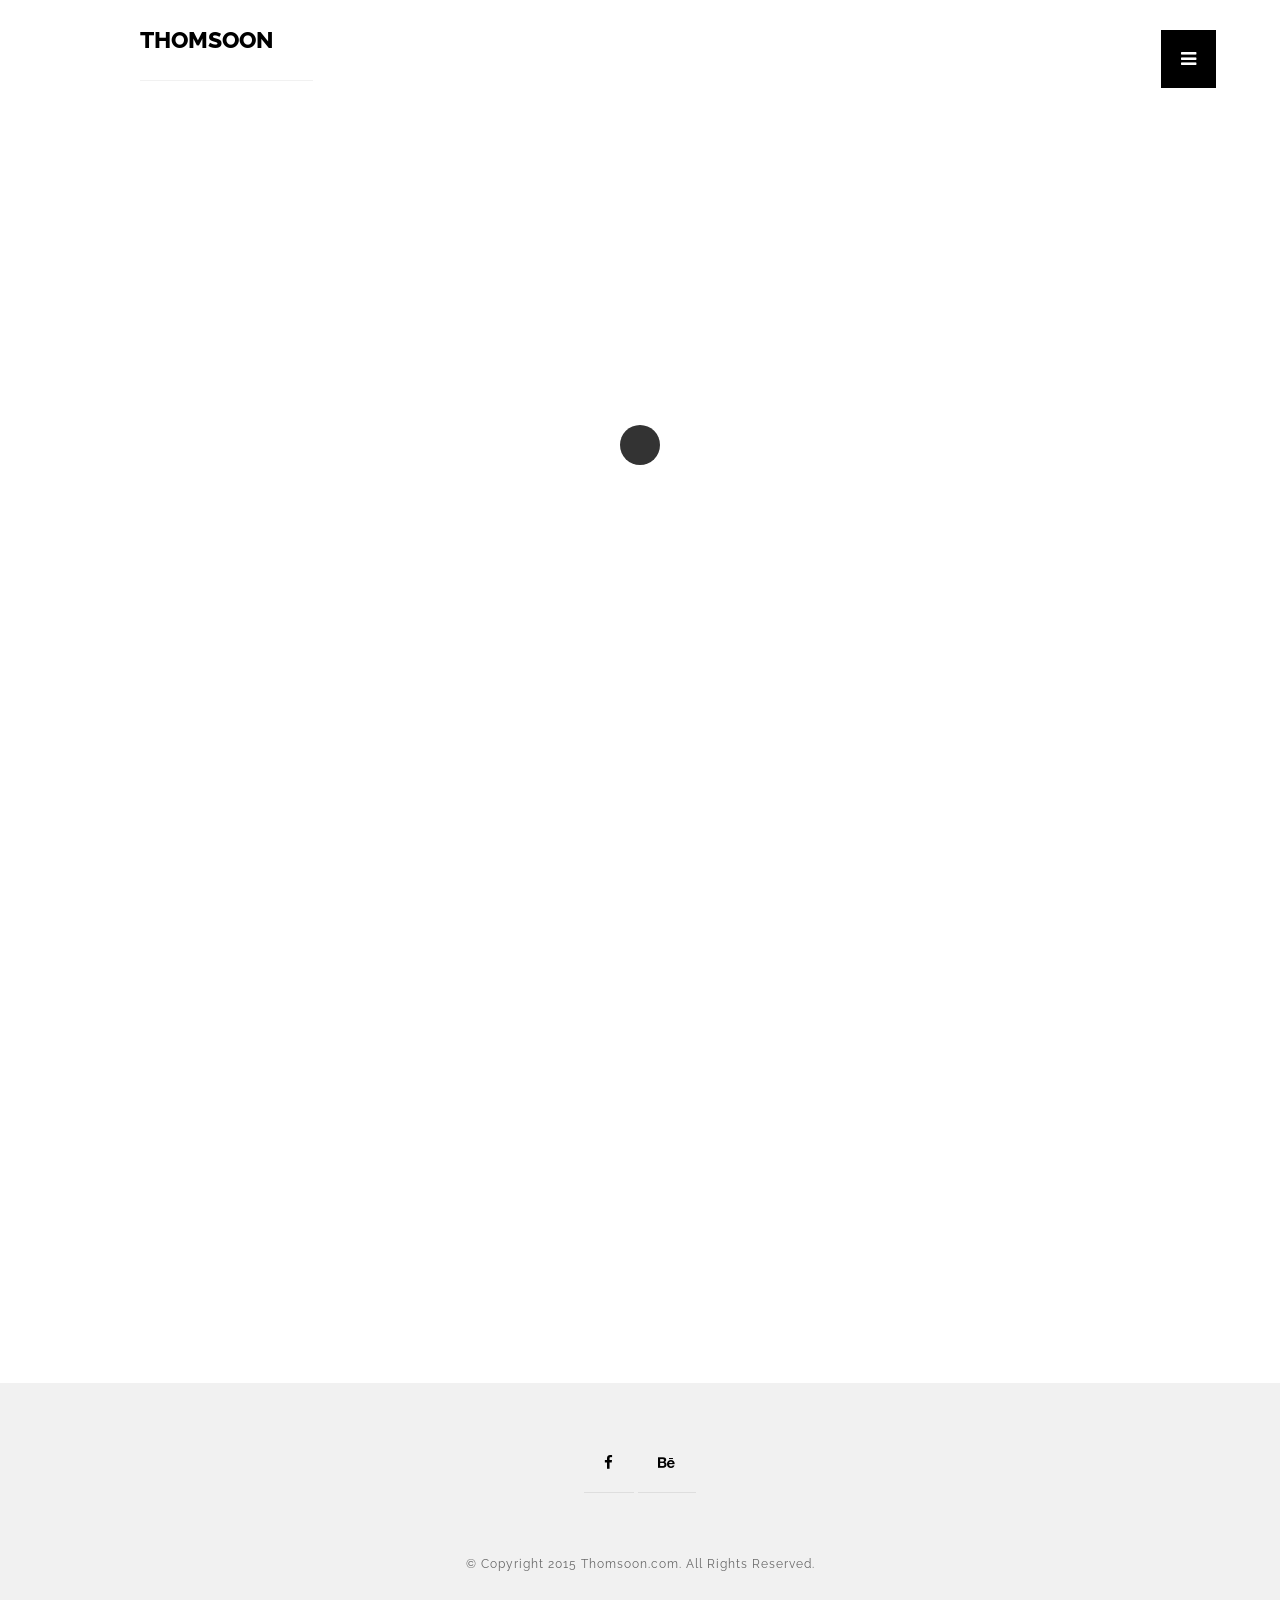
<file: Templating-1/about-us.html>
<!doctype html>

<html lang="en">
<head>

  <meta charset="utf-8">
  <title>About us - THOMSOON - Portfolio with grid and modern simplicity style - download now!</title>
  <meta name="description" content="About us is minimalist and simplicty information in two column and masonry portfolio logo our photography. Check and download free.">
  <meta name="keywords" content="thomsoon, simplicity, theme, html5, about us">
  <meta name="viewport" content="width=device-width, initial-scale=1.0"/>
  <meta name="author" content="thomsoon.com">
  <link rel="icon" type="image/png" href="img/icon.png" />

<!--Style-->

  <link rel="stylesheet" href="css/reset.css">
  <link rel="stylesheet" href="css/style.css">
  <link rel="stylesheet" href="css/style-responsive.css">  
  <link rel="stylesheet" href="http://maxcdn.bootstrapcdn.com/font-awesome/4.3.0/css/font-awesome.min.css">
  
  <!--[if lt IE 9]>
  <script src="http://html5shiv.googlecode.com/svn/trunk/html5.js"></script>
  <![endif]-->
  
</head>

<body>

<!--Preloader-->

<div class="preloader" id="preloader">
    <div class="item">
      <div class="spinner">
      </div>
    </div>
</div>

<div class="opacity-nav">

        <div class="menu-index" id="buttons" style="z-index:999999">
        <i class="fa  fa-close"></i>
        </div>

    <ul class="menu-fullscreen">
      <li><a class="ajax-link" href="index.html">Home</a></li>
      <li><a class="ajax-link" href="projects.html">Projects</a></li>
      <li><a class="ajax-link" href="about-us.html">About us</a></li>
      <li><a class="ajax-link" href="contact.html">Contact</a></li>
    </ul>

</div>


  <!--Header-->
  <header id="fullscreen">
    
      <div class="logo" id="full"><a class="ajax-link" href="index.html">THOMSOON</a></div>
      
        <div class="menu-index" id="button">
        <i class="fa fa-bars"></i>
        </div>

  </header>

  <div class="clear"></div>

  <!--Content-->

  <div class="content" id="ajax-content">


        <div class="text-intro">

          <h1>About us</h1>
                    
          <div class="one-column">
            <p>Front-End Developer | UI/Web Designer | Video Producer</p>
          
          </div>


          <div class="two-column">

            <p>Hello, my name is Tomasz Mazurczak. I'm freelancer. I invite you to look at my work and thanks for liking the project.<br/><br/>
            
            Full corporate identity visual with various versions of the logo. The creative combination of letters of the company name: Bespoke Creative LTD. (B+C+L) gave the following effects work. We used soft nude shades colors which added prestige. Website done in HTML5 + CSS3 responsive version.
            <br/><br/>
            I encourage you to watch the presentation.
            
            </p>
          
          </div>          


        </div>
        
        <div class="clear"></div>

        <div class="text-intro" id="site-type">

          <h1>Logo design</h1>
          <p>All project is clean and simplicity modern style.</p>

        </div>


  <!--Portfolio grid-->

  <ul class="portfolio-grid">

    
    <li class="grid-item" data-jkit="[show:delay=3000;speed=500;animation=fade]">
      <img src="img/logo/1.jpg">
        <a class="ajax-link" href="single.html">  
          <div class="grid-hover">
            <h1>Single</h1>
            <p>Branding</p>
          </div>
        </a>  
    </li>

    <li class="grid-item" data-jkit="[show:delay=3000;speed=500;animation=fade]">
      <img src="img/logo/2.jpg">
        <a class="ajax-link" href="single.html">  
          <div class="grid-hover">
            <h1>Single</h1>
            <p>Branding</p>
          </div>
        </a>      
    </li>    
    
    <li class="grid-item" data-jkit="[show:delay=3000;speed=500;animation=fade]">
      <img src="img/logo/3.jpg">
        <a class="ajax-link" href="single.html">  
          <div class="grid-hover">
            <h1>Single</h1>
            <p>Branding</p>
          </div>
        </a>      
    </li>  
    
    <li class="grid-item" data-jkit="[show:delay=3000;speed=500;animation=fade]">
      <img src="img/logo/4.jpg">
        <a class="ajax-link" href="single.html">  
          <div class="grid-hover">
            <h1>Single</h1>
            <p>Branding</p>
          </div>
        </a>      
    </li>    

    <li class="grid-item" data-jkit="[show:delay=3000;speed=500;animation=fade]">
      <img src="img/logo/5.jpg">
        <a class="ajax-link" href="single.html">  
          <div class="grid-hover">
            <h1>Single</h1>
            <p>Branding</p>
          </div>
        </a>      
    </li>    

    <li class="grid-item" data-jkit="[show:delay=3000;speed=500;animation=fade]">
      <img src="img/logo/6.jpg">
        <a class="ajax-link" href="single.html">  
          <div class="grid-hover">
            <h1>Single</h1>
            <p>Branding</p>
          </div>
        </a>      
    </li>  

  </ul>

  </div>



  <!--Home Sidebar-->

<div id="ajax-sidebar"></div>


  <!--Footer-->

  <footer id="ajax-footer">

    <div class="footer-margin">
      <div class="social-footer">
        <a href="https://www.facebook.com/thomsooncom"><i class="fa fa-facebook"></i></a>
        <a href="https://www.behance.net/TomaszMazurczak"><i class="fa fa-behance"></i></a>
      
      </div>     
      <div class="copyright">© Copyright 2015 Thomsoon.com. All Rights Reserved.</div>
    
    </div>


  </footer>


<!--Scripts-->

  <script src="js/jquery.min.js"></script>
	<script src="js/jquery.easing.min.js"></script>
	<script src="js/modernizr.custom.42534.js" type="text/javascript"></script>
  <script src="js/jquery.waitforimages.js" type="text/javascript"></script>
  <script src="js/typed.js" type="text/javascript"></script>
  <script src="js/masonry.pkgd.min.js" type="text/javascript"></script>  
  <script src="js/imagesloaded.pkgd.min.js" type="text/javascript"></script>    
  <script src="js/jquery.jkit.1.2.16.min.js"></script>
 
  <script src="js/script.js" type="text/javascript"></script>
  
	<script>
    $('#button, #buttons').on('click', function() {
      $( ".opacity-nav" ).fadeToggle( "slow", "linear" );
    // Animation complete.
    });
  </script>


</body>
</html>
</file>
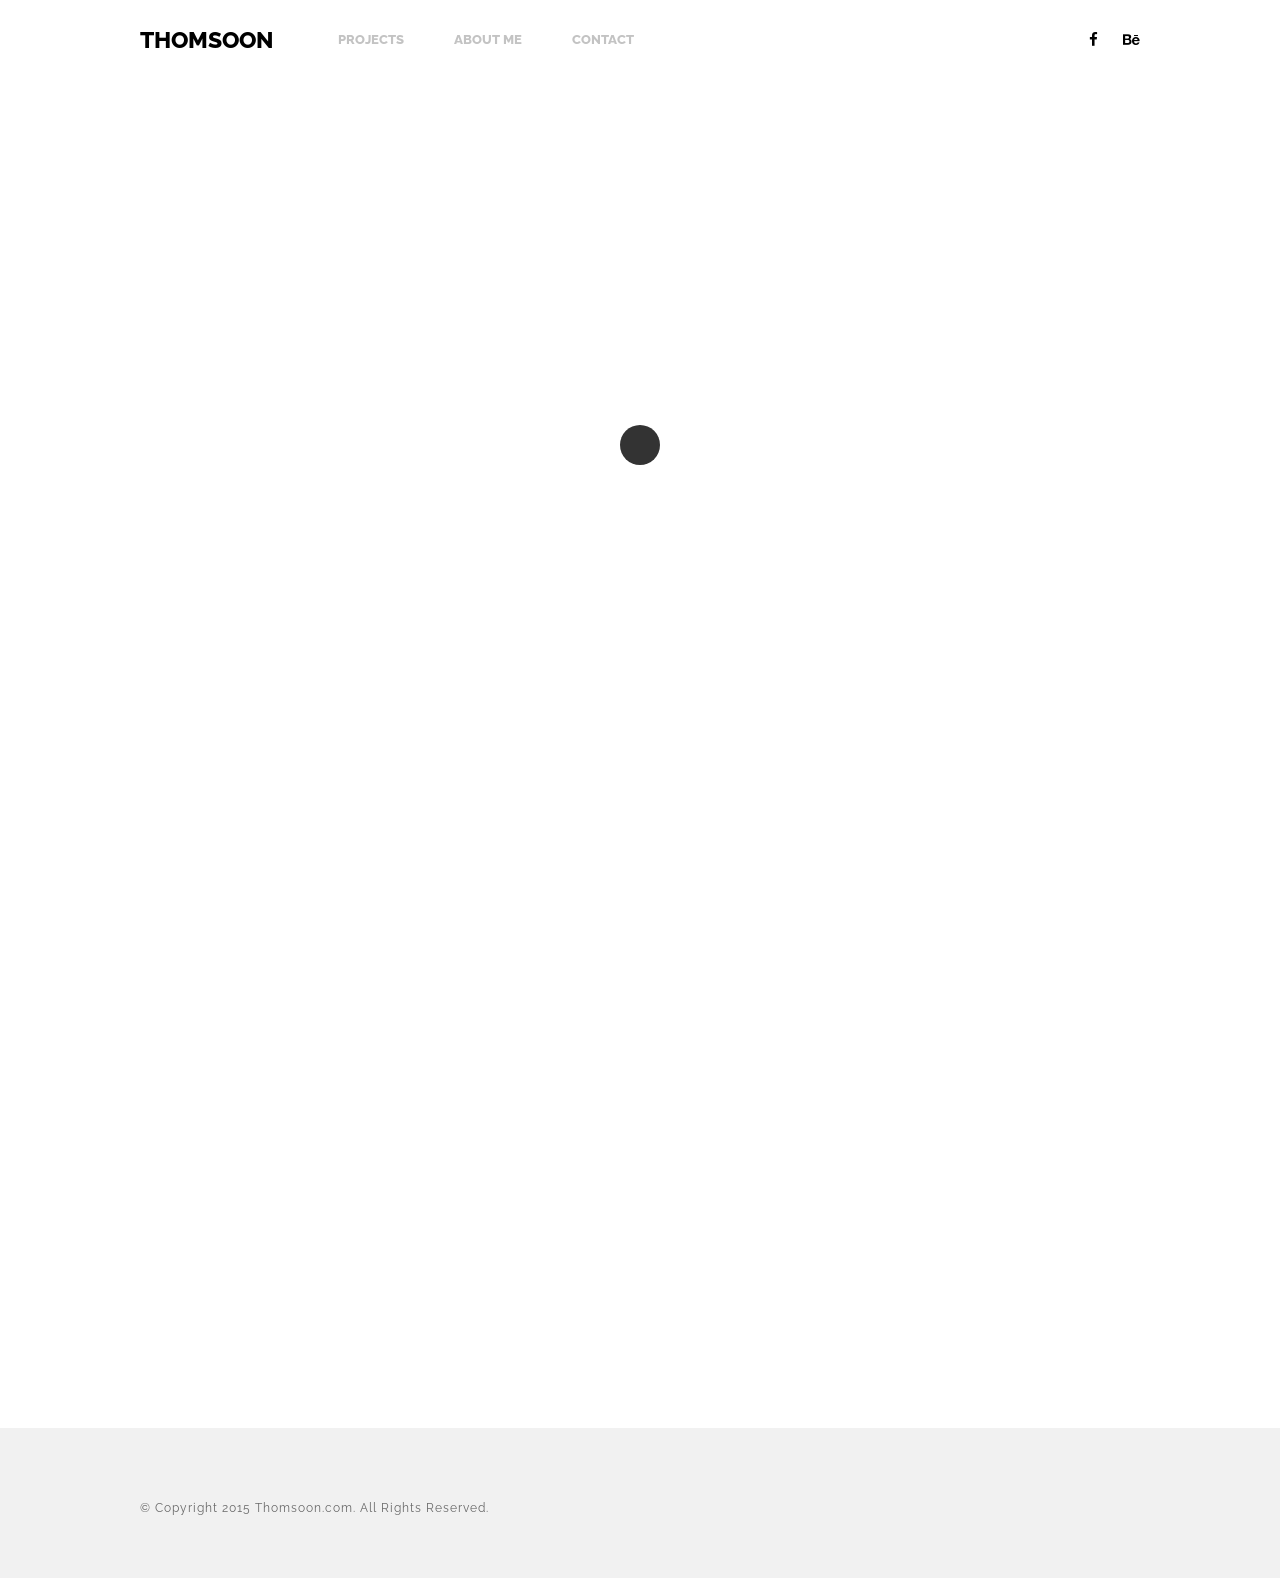
<file: Templating-1/index-2.html>
<!doctype html>

<html lang="en">
<head>

  <meta charset="utf-8">
  <title>Home v2 - THOMSOON - Portfolio with grid and modern simplicity style - buy now!</title>
  <meta name="description" content="Thomsoon version 2 with classic menu navigation - Portfolio with grid HTML5 and CSS3 modern simplicity style template. Check my portfolio. Download free now with file Photoshop! ">
  <meta name="keywords" content="amore, simplicity, theme, html5">
  <meta name="viewport" content="width=device-width, initial-scale=1.0"/>
  <meta name="author" content="thomsoon.com">
  <link rel="icon" type="image/png" href="img/icon.png" />

<!--Style-->

  <link rel="stylesheet" href="css/reset.css">
  <link rel="stylesheet" href="css/style.css">
  <link rel="stylesheet" href="css/style-responsive.css">
  <link rel="stylesheet" href="http://maxcdn.bootstrapcdn.com/font-awesome/4.3.0/css/font-awesome.min.css">
  
  <!--[if lt IE 9]>
  <script src="http://html5shiv.googlecode.com/svn/trunk/html5.js"></script>
  <![endif]-->
  
</head>

<body>

<!--Preloader-->

<div class="preloader" id="preloader">
    <div class="item">
      <div class="spinner">
      </div>
    </div>
</div>

<div class="opacity-nav">

        <div class="menu-index" id="buttons" style="z-index:999999">
        <i class="fa  fa-close"></i>
        </div>

    <ul class="menu-fullscreen">
      <li><a class="ajax-link" href="single.html">Home</a></li>
      <li><a class="ajax-link" href="projects.html">Projects</a></li>
      <li><a class="ajax-link" href="about-us.html">About us</a></li>
      <li><a class="ajax-link" href="contact.html">Contact</a></li>
    </ul>

</div>


  <!--Header-->
  <header id="fullscreen">
    
      <div class="logo" id="full" style="display:none;"><a class="ajax-link" href="index.html">THOMSOON</a></div>
      
        <div class="menu-index" style="display:none;" id="button">
        <i class="fa fa-bars"></i>
        </div>

  </header>


<!--Header-->
<header class="boxed" id="header-white">

  <div class="header-margin">
  
    <div class="logo"><a class="ajax-link" href="index.html">THOMSOON</a></div>
    <ul class="header-nav">
      <li><a class="ajax-link" href="#">Projects</a>
        <ul>
          <li><a class="ajax-link" href="#">Projects</a></li> 
          <li><a class="ajax-link" href="#">Single project</a></li> 
          <li><a class="ajax-link" href="#">Single project fullscreen</a></li> 
                   
        </ul>
      
      </li>
      
      <li><a class="ajax-link" href="#">About me</a></li>
      <li><a class="ajax-link" href="#">Contact</a></li>
    </ul>
    
    <ul class="social-icon">
      <div class="social-index">
      <li><a href="https://www.facebook.com/thomsooncom"><i class="fa fa-facebook"></i></a></li>
      <li><a href="https://www.behance.net/TomaszMazurczak"><i class="fa fa-behance"></i></a></li>
      </div>
    </ul>
    
  </div>

</header>

<div class="clear"></div>

<!--Content-->

<div class="content" id="ajax-content">


      <div class="text-intro" id="site-type">

        <h1>My creative and simplicity modern</h1>
        <h1 class="typewrite"><span>Portfolio</span></h1>
        <p>Please check my portfolio. All project is clean and simplicity modern style. You can buy this template.</p>

      </div>


<!--Portfolio grid-->

<ul class="portfolio-grid" id="portfolio-sidebar">

  
  <li class="grid-item" data-jkit="[show:delay=3000;speed=500;animation=fade]">
    <img src="img/portfolio/1.jpg">
      <a class="ajax-link" href="#">  
        <div class="grid-hover">
          <h1>Single</h1>
          <p>Branding</p>
        </div>
      </a>  
  </li>

  <li class="grid-item" data-jkit="[show:delay=3000;speed=500;animation=fade]">
    <img src="img/portfolio/5.jpg">
      <a class="ajax-link" href="#">  
        <div class="grid-hover">
          <h1>Single</h1>
          <p>Branding</p>
        </div>
      </a>      
  </li>    
  
  <li class="grid-item" data-jkit="[show:delay=3000;speed=500;animation=fade]">
    <img src="img/portfolio/2.jpg">
      <a class="ajax-link" href="#">  
        <div class="grid-hover">
          <h1>Single</h1>
          <p>Branding</p>
        </div>
      </a>      
  </li>  
  
  <li class="grid-item" data-jkit="[show:delay=3000;speed=500;animation=fade]">
    <img src="img/portfolio/3.jpg">
      <a class="ajax-link" href="#">  
        <div class="grid-hover">
          <h1>Single</h1>
          <p>Branding</p>
        </div>
      </a>      
  </li>    

  <li class="grid-item" data-jkit="[show:delay=3000;speed=500;animation=fade]">
    <img src="img/portfolio/4.jpg">
      <a class="ajax-link" href="#">  
        <div class="grid-hover">
          <h1>Single</h1>
          <p>Branding</p>
        </div>
      </a>      
  </li>    

  <li class="grid-item" data-jkit="[show:delay=3000;speed=500;animation=fade]">
    <img src="img/portfolio/6.jpg">
      <a class="ajax-link" href="#">  
        <div class="grid-hover">
          <h1>Single</h1>
          <p>Branding</p>
        </div>
      </a>      
  </li>  

</ul>

</div>


<!--Home Sidebar-->

<div id="ajax-sidebar">

    <div class="home-sidebar"style="background-image:url('img/home-sidebar.jpg')" id="hero">

      <div class="parallax-option" data-jkit="[parallax:strength=0.8;axis=both]">

        <div class="parallax parallax1"><img src="img/business-card-2.png"></div>
      
      </div>

      <div class="parallax-option" data-jkit="[parallax:strength=0.3;axis=both]">

        <div class="parallax parallax1"><img src="img/business-card.png"></div>
      
      </div>

    </div>

</div>


<!--Footer-->

<footer id="footer-box">

  <div class="footer-margin">
   
  <div class="copyright" id="footer-left">© Copyright 2015 Thomsoon.com. All Rights Reserved.</div>
  
  </div>


</footer>


<!--Scripts-->

  <script src="js/jquery.min.js"></script>
	<script src="js/jquery.easing.min.js"></script>
	<script src="js/modernizr.custom.42534.js" type="text/javascript"></script>
  <script src="js/jquery.waitforimages.js" type="text/javascript"></script>
  <script src="js/typed.js" type="text/javascript"></script>
  <script src="js/masonry.pkgd.min.js" type="text/javascript"></script>  
  <script src="js/imagesloaded.pkgd.min.js" type="text/javascript"></script>    
  <script src="js/jquery.jkit.1.2.16.min.js"></script>
  <script src="js/script.js" type="text/javascript"></script>

	<script>
    $('#button, #buttons').on('click', function() {
      $( ".opacity-nav" ).fadeToggle( "slow", "linear" );
    // Animation complete.
    });
  </script>

</body>
</html>
</file>
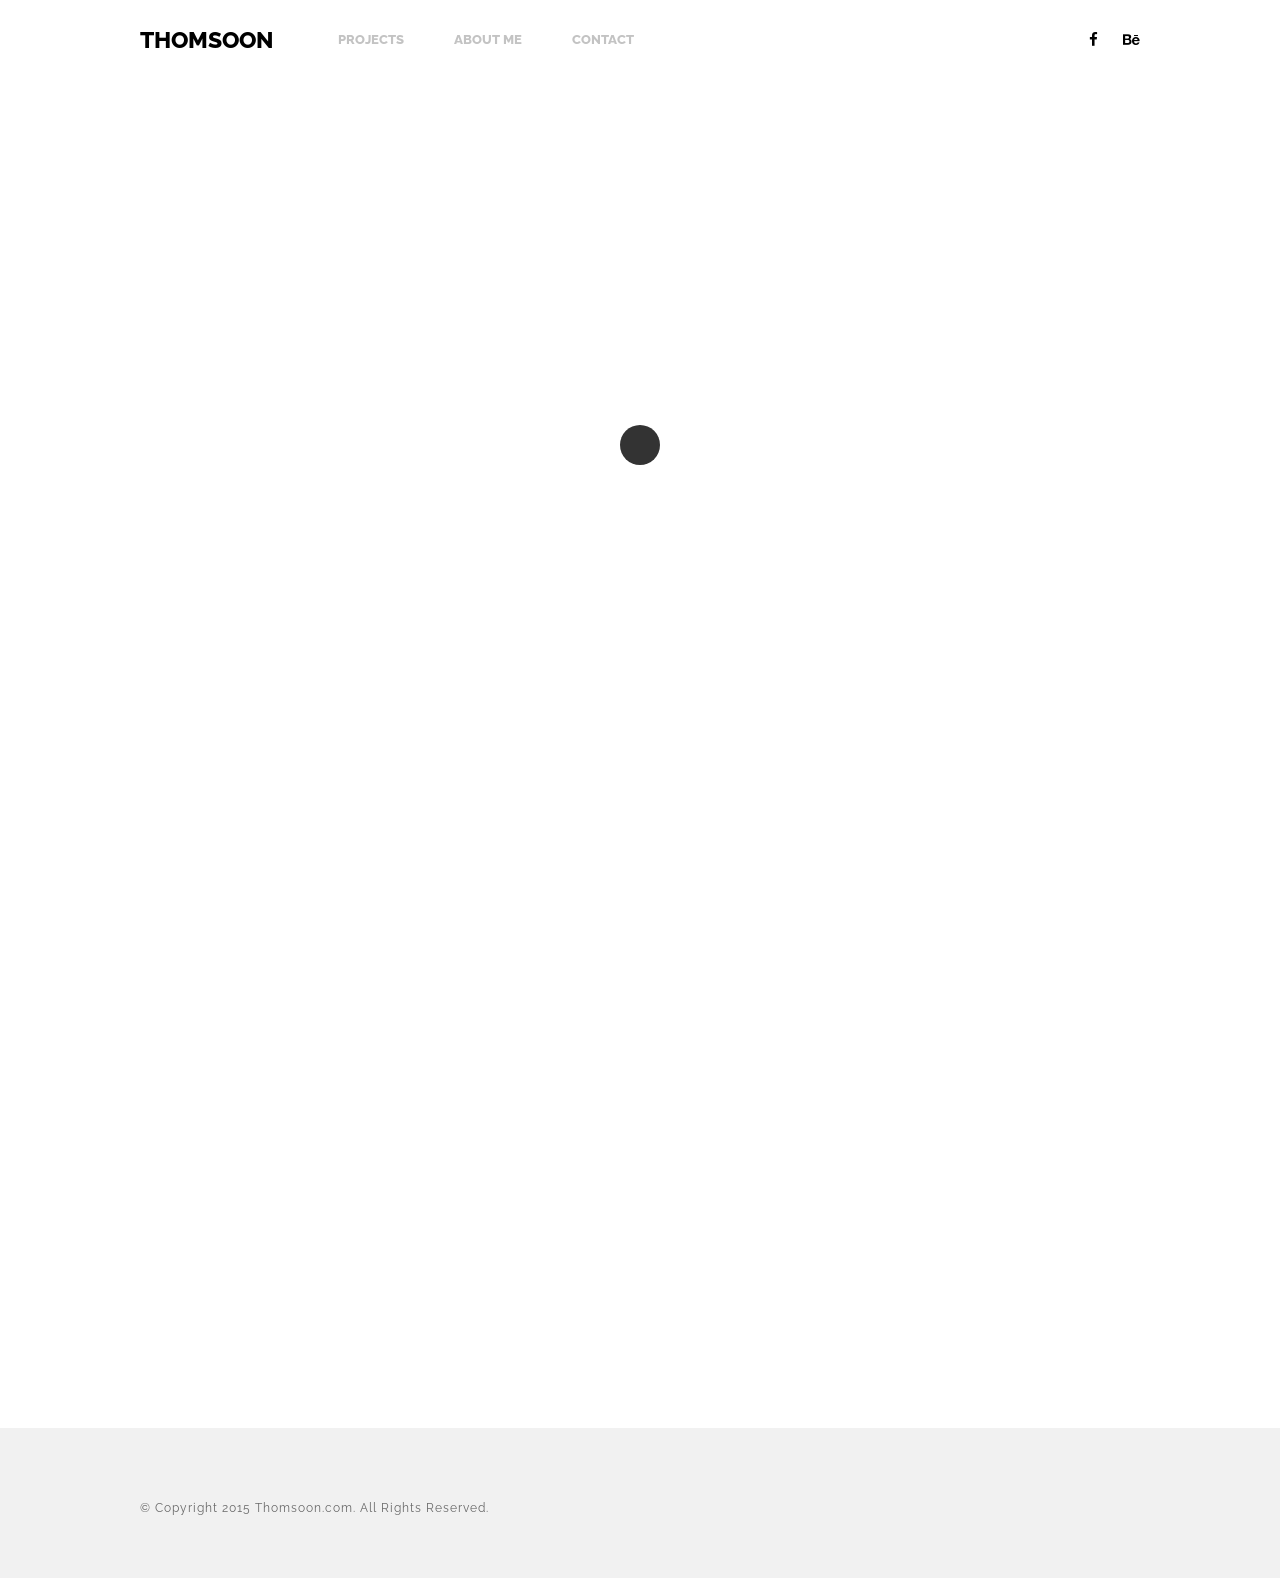
<file: Templating-1/index-fixed.html>
<!doctype html>

<html lang="en">
<head>

  <meta charset="utf-8">
  <title>Home - THOMSOON fixed - Portfolio with grid and modern simplicity style - download now!</title>
  <meta name="description" content="THOMSOON with fixed sidebar - Portfolio with grid HTML5 and CSS3 modern simplicity style template. Check my portfolio. Download free now with file Photoshop! ">
  <meta name="keywords" content="thomsoon, simplicity, theme, html5, fixed sidebar">
  <meta name="viewport" content="width=device-width, initial-scale=1.0"/>
  <meta name="author" content="thomsoon.com">
  <link rel="icon" type="image/png" href="img/icon.png" />

<!--Style-->

  <link rel="stylesheet" href="css/reset.css">
  <link rel="stylesheet" href="css/style.css">
  <link rel="stylesheet" href="css/style-responsive.css">
    
  <link rel="stylesheet" href="http://maxcdn.bootstrapcdn.com/font-awesome/4.3.0/css/font-awesome.min.css">
  
  <!--[if lt IE 9]>
  <script src="http://html5shiv.googlecode.com/svn/trunk/html5.js"></script>
  <![endif]-->
  
</head>

<body>

<!--Preloader-->

<div class="preloader" id="preloader">
    <div class="item">
      <div class="spinner">
      </div>
    </div>
</div>


<!--Header-->
<header class="boxed" id="header-white">

  <div class="header-margin">
  
    <div class="logo"><a class="ajax-link" href="index.html">THOMSOON</a></div>
    <ul class="header-nav">
      <li><a class="ajax-link" href="projects.html">Projects</a>
        <ul>
          <li><a class="ajax-link" href="projects.html">Projects</a></li> 
          <li><a class="ajax-link" href="single.html">Single project</a></li> 
          <li><a class="ajax-link" href="single-full.html">Single project fullscreen</a></li> 
                   
        </ul>
      
      </li>
      
      <li><a class="ajax-link" href="about-me.html">About me</a></li>
      <li><a class="ajax-link" href="contact.html">Contact</a></li>
    </ul>
    
    <ul class="social-icon">
      <div class="social-index">
      <li><a href="https://www.facebook.com/thomsooncom"><i class="fa fa-facebook"></i></a></li>
      <li><a href="https://www.behance.net/TomaszMazurczak"><i class="fa fa-behance"></i></a></li>
      </div>
    </ul>
    
  </div>

</header>

<div class="clear"></div>

<!--Content-->

<div class="content" id="ajax-content">


      <div class="text-intro" id="site-type">

        <h1>My creative and simplicity modern</h1>
        <h1 class="typewrite"><span>Portfolio</span></h1>
        <p>Please check my portfolio. All project is clean and simplicity modern style. You can buy this template.</p>

      </div>


<!--Portfolio grid-->

<ul class="portfolio-grid" id="portfolio-sidebar">

  
  <li class="grid-item" data-jkit="[show:delay=3000;speed=500;animation=fade]">
    <img src="img/portfolio/1.jpg">
      <a class="ajax-link" href="single.html">  
        <div class="grid-hover">
          <h1>Single</h1>
          <p>Branding</p>
        </div>
      </a>  
  </li>

  <li class="grid-item" data-jkit="[show:delay=3000;speed=500;animation=fade]">
    <img src="img/portfolio/5.jpg">
      <a class="ajax-link" href="single.html">  
        <div class="grid-hover">
          <h1>Single</h1>
          <p>Branding</p>
        </div>
      </a>      
  </li>    
  
  <li class="grid-item" data-jkit="[show:delay=3000;speed=500;animation=fade]">
    <img src="img/portfolio/2.jpg">
      <a class="ajax-link" href="single.html">  
        <div class="grid-hover">
          <h1>Single</h1>
          <p>Branding</p>
        </div>
      </a>      
  </li>  
  
  <li class="grid-item" data-jkit="[show:delay=3000;speed=500;animation=fade]">
    <img src="img/portfolio/3.jpg">
      <a class="ajax-link" href="single.html">  
        <div class="grid-hover">
          <h1>Single</h1>
          <p>Branding</p>
        </div>
      </a>      
  </li>    

  <li class="grid-item" data-jkit="[show:delay=3000;speed=500;animation=fade]">
    <img src="img/portfolio/4.jpg">
      <a class="ajax-link" href="single.html">  
        <div class="grid-hover">
          <h1>Single</h1>
          <p>Branding</p>
        </div>
      </a>      
  </li>    

  <li class="grid-item" data-jkit="[show:delay=3000;speed=500;animation=fade]">
    <img src="img/portfolio/6.jpg">
      <a class="ajax-link" href="single.html">  
        <div class="grid-hover">
          <h1>Single</h1>
          <p>Branding</p>
        </div>
      </a>      
  </li>  

</ul>

</div>


<!--Home Sidebar-->

<div id="ajax-sidebar">

  <div class="home-sidebar"style="background-image:url('img/home-sidebar.jpg'); position:fixed;" id="hero">

    <div class="parallax-option" data-jkit="[parallax:strength=0.8;axis=both]">

      <div class="parallax parallax1"><img src="img/business-card-2.png"></div>
    
    </div>

    <div class="parallax-option" data-jkit="[parallax:strength=0.3;axis=both]">

      <div class="parallax parallax1"><img src="img/business-card.png"></div>
    
    </div>

  </div>
  
</div>


<!--Footer-->

<footer id="footer-box">

  <div class="footer-margin">
   
  <div class="copyright" id="footer-left">© Copyright 2015 Thomsoon.com. All Rights Reserved.</div>
  
  </div>


</footer>


<!--Scripts-->

  <script src="js/jquery.min.js"></script>
	<script src="js/jquery.easing.min.js"></script>
	<script src="js/modernizr.custom.42534.js" type="text/javascript"></script>
  <script src="js/jquery.waitforimages.js" type="text/javascript"></script>
  <script src="js/typed.js" type="text/javascript"></script>
  <script src="js/masonry.pkgd.min.js" type="text/javascript"></script>  
  <script src="js/imagesloaded.pkgd.min.js" type="text/javascript"></script>    
  <script src="js/jquery.jkit.1.2.16.min.js"></script>
  
  
    
  <script src="js/script.js" type="text/javascript"></script>


</body>
</html>
</file>
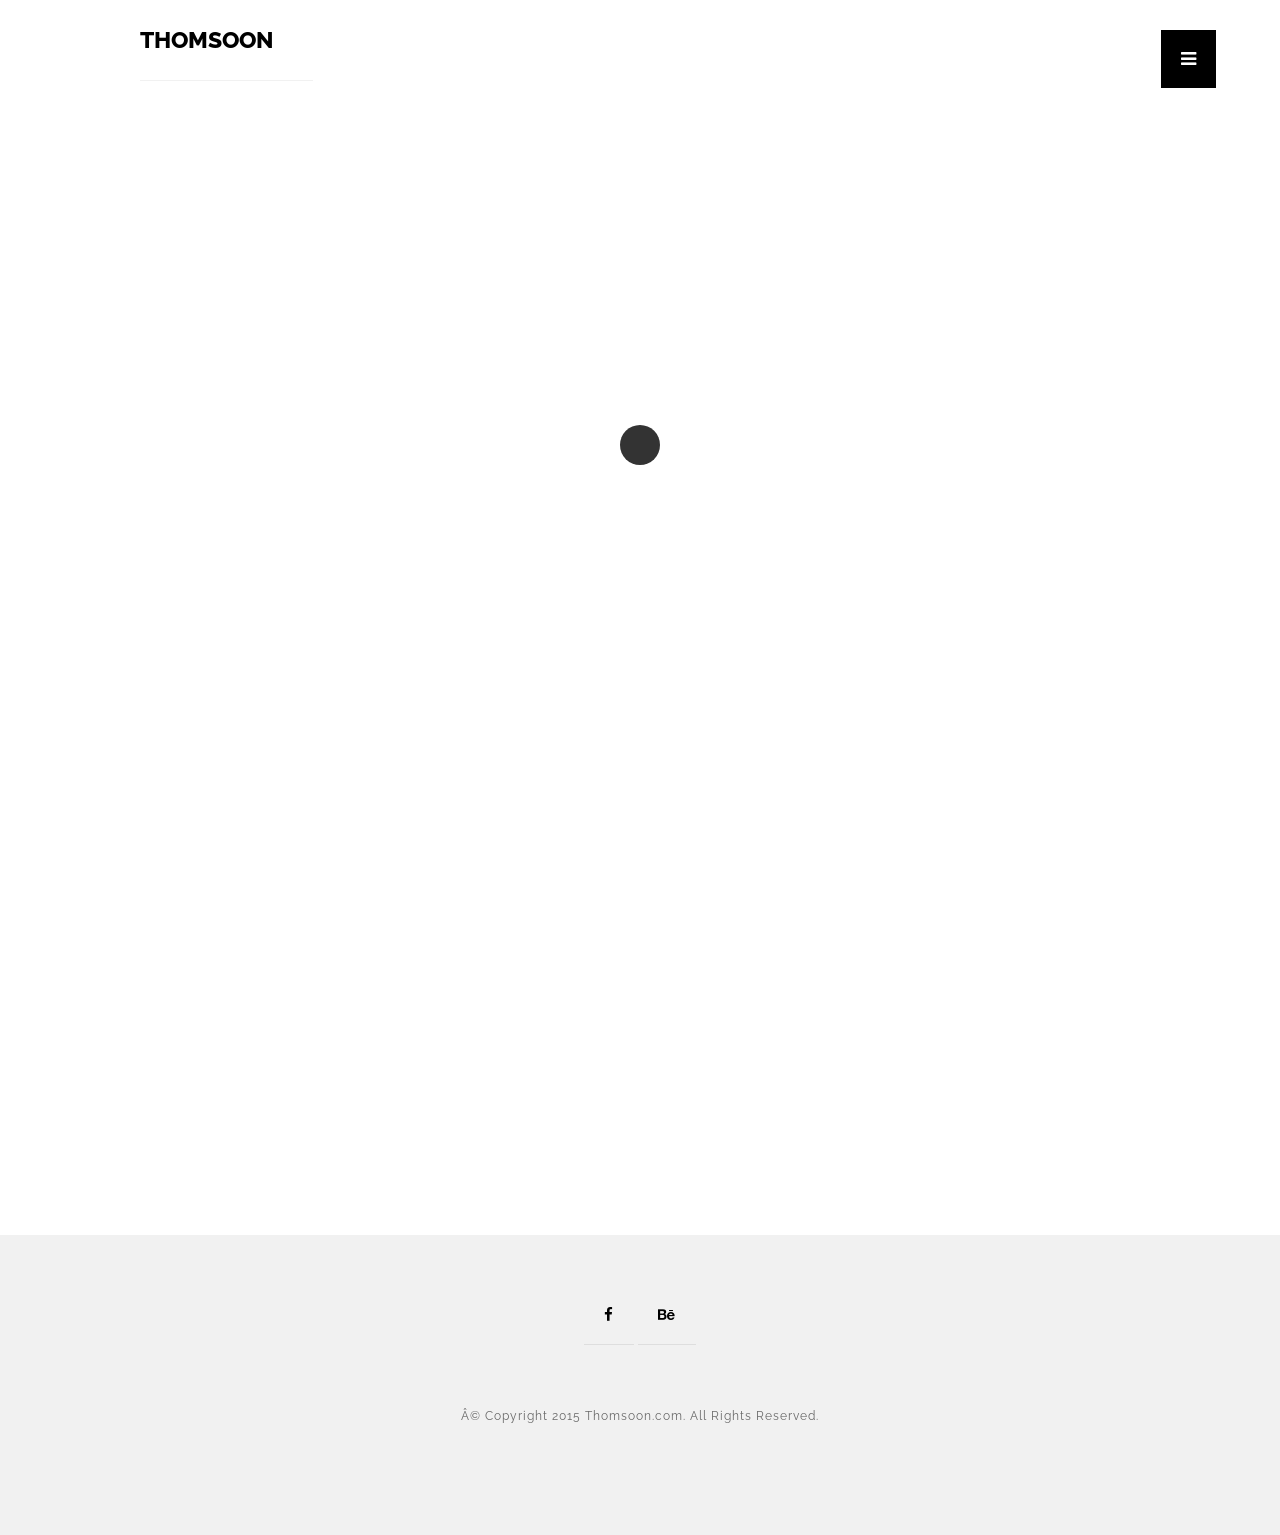
<file: Templating-1/index-no-sidebar.html>
<!doctype html>

<html lang="en">
<head>

  <meta charset="utf-8">
  <title>Home no sidebar - THOMSOON - Portfolio with grid and modern simplicity style - download now!</title>
  <meta name="description" content="THOMSOON with no sidebar - Portfolio with grid HTML5 and CSS3 modern simplicity style template. Check my portfolio. Download free now with file Photoshop! ">
  <meta name="keywords" content="clean, simplicity, theme, html5, sidebar, masonry">
  <meta name="viewport" content="width=device-width, initial-scale=1.0"/>
  <meta name="author" content="thomsoon.com">
  <link rel="icon" type="image/png" href="img/icon.png" />

<!--Style-->

  <link rel="stylesheet" href="css/reset.css">
  <link rel="stylesheet" href="css/style.css">
  <link rel="stylesheet" href="css/style-responsive.css">
  <link rel="stylesheet" href="http://maxcdn.bootstrapcdn.com/font-awesome/4.3.0/css/font-awesome.min.css">
  
  <!--[if lt IE 9]>
  <script src="http://html5shiv.googlecode.com/svn/trunk/html5.js"></script>
  <![endif]-->
  
</head>

<body>

<!--Preloader-->

<div class="preloader" id="preloader">
    <div class="item">
      <div class="spinner">
      </div>
    </div>
</div>

<div class="opacity-nav">

    <ul class="menu-fullscreen">
      <li><a href="index.html">Home</a></li>
      <li><a href="projects.html">Projects</a></li>
      <li><a href="about-us.html">About us</a></li>
      <li><a href="contact.html">Contact</a></li>
    </ul>

</div>


  <!--Header-->
  <header id="fullscreen">
    
      <div class="logo" id="full"><a class="ajax-link" href="index.html">THOMSOON</a></div>
      
        <div class="menu-index" id="button">
        <i class="fa fa-bars"></i>
        </div>

  </header>

  <div class="clear"></div>

  <!--Content-->

  <div class="content" id="ajax-content">


        <div class="text-intro" id="site-type">

          <h1>My creative and simplicity modern</h1>
          <h1 class="typewrite"><span>Portfolio</span></h1>
          <p>Please check my portfolio. All project is clean and simplicity modern style. You can buy this template.</p>

        </div>


  <!--Portfolio grid-->

  <ul class="portfolio-grid">

    
    <li class="grid-item" data-jkit="[show:delay=3000;speed=500;animation=fade]">
      <img src="img/portfolio/1.jpg">
        <a class="ajax-link" href="single.html">  
          <div class="grid-hover">
            <h1>Single</h1>
            <p>Branding</p>
          </div>
        </a>  
    </li>

    <li class="grid-item" data-jkit="[show:delay=3000;speed=500;animation=fade]">
      <img src="img/portfolio/5.jpg">
        <a class="ajax-link" href="single.html">  
          <div class="grid-hover">
            <h1>Single</h1>
            <p>Branding</p>
          </div>
        </a>      
    </li>    
    
    <li class="grid-item" data-jkit="[show:delay=3000;speed=500;animation=fade]">
      <img src="img/portfolio/2.jpg">
        <a class="ajax-link" href="single.html">  
          <div class="grid-hover">
            <h1>Single</h1>
            <p>Branding</p>
          </div>
        </a>      
    </li>  
    
    <li class="grid-item" data-jkit="[show:delay=3000;speed=500;animation=fade]">
      <img src="img/portfolio/3.jpg">
        <a class="ajax-link" href="single.html">  
          <div class="grid-hover">
            <h1>Single</h1>
            <p>Branding</p>
          </div>
        </a>      
    </li>    

    <li class="grid-item" data-jkit="[show:delay=3000;speed=500;animation=fade]">
      <img src="img/portfolio/4.jpg">
        <a class="ajax-link" href="single.html">  
          <div class="grid-hover">
            <h1>Single</h1>
            <p>Branding</p>
          </div>
        </a>      
    </li>    

    <li class="grid-item" data-jkit="[show:delay=3000;speed=500;animation=fade]">
      <img src="img/portfolio/6.jpg">
        <a class="ajax-link" href="single.html">  
          <div class="grid-hover">
            <h1>Single</h1>
            <p>Branding</p>
          </div>
        </a>      
    </li>  

  </ul>

  </div>

  <div id="ajax-sidebar"></div>

  <!--Footer-->

  <footer>

    <div class="footer-margin">
      <div class="social-footer">
        <a href="https://www.facebook.com/thomsooncom"><i class="fa fa-facebook"></i></a>
        <a href="https://www.behance.net/TomaszMazurczak"><i class="fa fa-behance"></i></a>
      
      </div>     
      <div class="copyright">Â© Copyright 2015 Thomsoon.com. All Rights Reserved.</div>
      

    
    </div>


  </footer>



<!--Scripts-->

  <script src="js/jquery.min.js"></script>
	<script src="js/jquery.easing.min.js"></script>
	<script src="js/modernizr.custom.42534.js" type="text/javascript"></script>
  <script src="js/jquery.waitforimages.js" type="text/javascript"></script>
  <script src="js/typed.js" type="text/javascript"></script>
  <script src="js/masonry.pkgd.min.js" type="text/javascript"></script>  
  <script src="js/imagesloaded.pkgd.min.js" type="text/javascript"></script>    
  <script src="js/jquery.jkit.1.2.16.min.js"></script>
 
  <script src="js/script.js" type="text/javascript"></script>
  
	<script>
    $('#button').on('click', function() {
      $( ".opacity-nav" ).fadeToggle( "slow", "linear" );
    // Animation complete.
    });
  </script>


</body>
</html>
</file>
<file: css/style.css>
@charset "UTF-8";
/* Import other styles */
/* Colours */
/* Class Colours */
.darkgrey {
  color: #403C45; }

.white {
  color: #FFF; }

/* Custom Fonts */
@font-face {
  font-family: 'Conv_TiemposTextWeb-Semibold';
  src: url("fonts/TiemposTextWeb-Semibold.eot");
  src: local("☺"), url("/fonts/TiemposTextWeb-Semibold.woff") format("woff"), url("fonts/TiemposTextWeb-Semibold.ttf") format("truetype"), url("fonts/TiemposTextWeb-Semibold.svg") format("svg");
  font-weight: normal;
  font-style: normal; }

@font-face {
  font-family: 'Conv_TiemposTextWeb-SemiboldItalic';
  src: url("fonts/TiemposTextWeb-SemiboldItalic.eot");
  src: local("☺"), url("/fonts/TiemposTextWeb-SemiboldItalic.woff") format("woff"), url("fonts/TiemposTextWeb-SemiboldItalic.ttf") format("truetype"), url("fonts/TiemposTextWeb-SemiboldItalic.svg") format("svg");
  font-weight: normal;
  font-style: normal; }

@font-face {
  font-family: 'Conv_Graphik-Regular';
  src: url("fonts/Graphik-Regular.eot");
  src: local("☺"), url("/fonts/Graphik-Regular.woff") format("woff"), url("fonts/Graphik-Regular.ttf") format("truetype"), url("fonts/Graphik-Regular.svg") format("svg");
  font-weight: normal;
  font-style: norma; }

@font-face {
  font-family: 'Conv_Graphik-Medium';
  src: url("fonts/Graphik-Medium.eot");
  src: local("☺"), url("/fonts/Graphik-Medium.woff") format("woff"), url("fonts/Graphik-Medium.ttf") format("truetype"), url("fonts/Graphik-Medium.svg") format("svg");
  font-weight: normal;
  font-style: normal; }

@font-face {
  font-family: 'Conv_Graphik-Bold';
  src: url("fonts/Graphik-Bold.eot");
  src: local("☺"), url("/fonts/Graphik-Bold.woff") format("woff"), url("fonts/Graphik-Bold.ttf") format("truetype"), url("fonts/Graphik-Bold.svg") format("svg");
  font-weight: normal;
  font-style: normal; }

@font-face {
  font-family: 'Conv_Graphik-Black';
  src: url("fonts/Graphik-Black.eot");
  src: local("☺"), url("/fonts/Graphik-Black.woff") format("woff"), url("fonts/Graphik-Black.ttf") format("truetype"), url("fonts/Graphik-Black.svg") format("svg");
  font-weight: normal;
  font-style: normal; }

/*
 ** Skeleton V2.0.4
 ** Copyright 2014, Dave Gamache
 ** www.getskeleton.com
 ** Free to use under the MIT license.
 ** http://www.opensource.org/licenses/mit-license.php
 ** 12/29/2014 */
/* Table of contents
 *––––––––––––––––––––––––––––––––––––––––––––––––––
 *- Grid
 *- Base Styles
 *- Typography
 *- Links
 *- Buttons
 *- Forms
 *- Lists
 *- Code
 *- Tables
 *- Spacing
 *- Utilities
 *- Clearing
 *- Media Queries */
/* Grid
 *–––––––––––––––––––––––––––––––––––––––––––––––––– */
.container {
  position: relative;
  width: 100%;
  margin: 0 auto;
  padding: 0 3%;
  box-sizing: border-box;
  max-width: 750px;
  transition: width 0.4s ease; }
  .container.reading {
    transition: all 1s ease-in-out; }
    .container.reading.opacity {
      opacity: 0.8;
      transform: translateY(-10px); }
  .container.mid-wide {
    position: relative;
    margin: 0 auto;
    max-width: 1128px; }
  .container.wide {
    position: relative;
    margin: 0 auto;
    max-width: 1280px; }

.row {
  margin-bottom: 4%; }

.column, .columns {
  width: 100%;
  float: left;
  box-sizing: border-box; }

img {
  min-height: 70px;
  max-width: 100%;
  height: auto;
  display: block;
  margin: auto;
  box-sizing: border-box; }

/* Just for intro image in the work section */
@media (max-width: 800px) {
  .container.fullonmobile {
    width: 100%;
    margin: 0px;
    padding: 0px; }
  .row.fullonmobile {
    width: 100%; } }

/* For devices larger than 400px */
@media (min-width: 400px) {
  .container {
    width: 85%;
    padding: 0; } }

/* For devices larger than 550px */
@media (min-width: 550px) {
  .container {
    width: 80%; }
  .column, .columns {
    margin-left: 4%; }
  .column:first-child, .columns:first-child {
    margin-left: 0; }
  .one.column, .one.columns {
    width: 4.66666666667%; }
  .two.columns {
    width: 13.3333333333%; }
  .three.columns {
    width: 22%; }
  .four.columns {
    width: 30.6666666667%; }
  .five.columns {
    width: 39.3333333333%; }
  .six.columns {
    width: 48%; }
  .seven.columns {
    width: 56.6666666667%; }
  .eight.columns {
    width: 65.3333333333%; }
  .nine.columns {
    width: 74.0%; }
  .ten.columns {
    width: 82.6666666667%; }
  .eleven.columns {
    width: 91.3333333333%; }
  .twelve.columns {
    width: 100%;
    margin-left: 0; }
  .one-third.column {
    width: 30.6666666667%; }
  .two-thirds.column {
    width: 65.3333333333%; }
  .one-half.column {
    width: 48%; }
  .offset-by-one.column, .offset-by-one.columns {
    margin-left: 8.66666666667%; }
  .offset-by-two.column, .offset-by-two.columns {
    margin-left: 17.3333333333%; }
  .offset-by-three.column, .offset-by-three.columns {
    margin-left: 26%; }
  .offset-by-four.column, .offset-by-four.columns {
    margin-left: 34.6666666667%; }
  .offset-by-five.column, .offset-by-five.columns {
    margin-left: 43.3333333333%; }
  .offset-by-six.column, .offset-by-six.columns {
    margin-left: 52%; }
  .offset-by-seven.column, .offset-by-seven.columns {
    margin-left: 60.6666666667%; }
  .offset-by-eight.column, .offset-by-eight.columns {
    margin-left: 69.3333333333%; }
  .offset-by-nine.column, .offset-by-nine.columns {
    margin-left: 78.0%; }
  .offset-by-ten.column, .offset-by-ten.columns {
    margin-left: 86.6666666667%; }
  .offset-by-eleven.column, .offset-by-eleven.columns {
    margin-left: 95.3333333333%; }
  .offset-by-one-third.column, .offset-by-one-third.columns {
    margin-left: 34.6666666667%; }
  .offset-by-two-thirds.column, .offset-by-two-thirds.columns {
    margin-left: 69.3333333333%; }
  .offset-by-one-half.column, .offset-by-one-half.columns {
    margin-left: 52%; } }

/* Base Styles
 *–––––––––––––––––––––––––––––––––––––––––––––––––– */
/* NOTE
 *html is set to 62.5% so that all the REM measurements t oughout Skeleton
 *are based on 10px sizing. So basically 1.5rem = 15px :) */
html {
  font-size: 62.5%; }

body {
  font-size: 1.6em;
  line-height: 1.4;
  font-weight: 400;
  font-family: "Conv_Graphik-Regular", sans-serif;
  font-style: normal;
  color: #616161;
  padding-bottom: 60px; }

.no-index {
  padding-bottom: 0px; }

/* Typography
 *–––––––––––––––––––––––––––––––––––––––––––––––––– */
h1, h2, h3, h4, h5, h6 {
  font-weight: 300;
  font-family: "Conv_Graphik-Medium", sans-serif;
  margin-top: -0.2em;
  margin-bottom: -0.3em; }

h1 {
  font-size: 4.5rem;
  line-height: 1.2; }
  h1.introwork {
    margin-top: 1%;
    margin-bottom: 0px;
    line-height: 1.4;
    font-size: 4rem; }
    @media (max-width: 500px) {
      h1.introwork {
        margin-top: 2.5%;
        font-size: 3.2rem; } }

h2 {
  font-size: 3.3rem;
  line-height: 1.25; }
  h2.introwork {
    margin-bottom: 0px;
    line-height: 1.4;
    font-size: 3.4rem;
    font-family: "Conv_Graphik-Regular", sans-serif;
    color: #C1B9C5;
    letter-spacing: -.02rem; }
    @media (max-width: 500px) {
      h2.introwork {
        font-size: 2rem; } }

h3 {
  font-size: 3.2rem;
  line-height: 1.3;
  font-family: "Conv_Graphik-Regular", sans-serif; }
  @media (max-width: 500px) {
    h3 {
      font-size: 0.7rem;
      line-height: 1.3;
      margin-top: 2%;
      margin-bottom: 2%; } }
  h3.introwork {
    text-transform: uppercase;
    margin-bottom: 0px;
    line-height: 2.4;
    font-size: 1.1rem;
    font-family: "Conv_Graphik-Medium", sans-serif;
    color: #616161; }
    @media (max-width: 500px) {
      h3.introwork {
        font-size: 1.1rem; } }

h4 {
  font-size: 2.4rem;
  font-family: "Conv_Graphik-Regular", sans-serif;
  line-height: 1.25;
  letter-spacing: -.04rem; }

h5 {
  font-size: 1.1rem;
  line-height: 1.5; }

h6 {
  font-size: 1.1rem;
  line-height: 1.6;
  font-family: "Conv_Graphik-Medium", sans-serif;
  letter-spacing: 0.3rem;
  text-transform: uppercase; }
  h6.subject {
    margin-bottom: 1.3%; }

p {
  font-size: 1.6rem;
  line-height: 1.4;
  font-size: "Conv_Graphik-Medium", sans-serif;
  margin-top: 0px; }
  p > a {
    border-bottom: none;
    color: #616161;
    display: inline-block;
    background-position: 0% 110%, 110% 96%, 0% 91%;
    background-repeat: no-repeat, no-repeat, repeat-x;
    background-size: 2px 2px;
    text-shadow: 2px 0 #ffffff, -2px 0 #ffffff, 0 2px #ffffff, 0 -2px #ffffff, 2px 0 #ffffff, -2px 0 #ffffff, 2px 0 #ffffff, -2px 0 #ffffff, 2px 0 #ffffff, -2px 0 #ffffff, 2px 0 #ffffff;
    background-image: linear-gradient(#fff, #fff), linear-gradient(#fff, #fff), linear-gradient(#E4E4E4, #E4E4E4); }
    p > a:hover {
      color: #6500BD;
      background-position: 0% 110%, 110% 96%, 0% 91%;
      background-repeat: no-repeat, no-repeat, repeat-x;
      background-size: 2px 2px;
      text-shadow: 2px 0 #ffffff, -2px 0 #ffffff, 0 2px #ffffff, 0 -2px #ffffff, 2px 0 #ffffff, -2px 0 #ffffff, 2px 0 #ffffff, -2px 0 #ffffff, 2px 0 #ffffff, -2px 0 #ffffff, 2px 0 #ffffff;
      background-image: linear-gradient(#fff, #fff), linear-gradient(#fff, #fff), linear-gradient(#6500BD, #6500BD); }

.caption {
  padding-bottom: 1%;
  font-size: 1.4rem;
  line-height: 1.4; }
  @media (max-width: 550px) {
    .caption {
      padding-top: 0;
      padding-bottom: 6%; } }
  .caption li {
    list-style: none;
    margin-bottom: 1px;
    font-size: 1.3rem;
    margin-left: -10px; }
  .caption .title {
    font-size: 1.20rem;
    margin-bottom: 5px;
    font-family: "Conv_Graphik-Medium", sans-serif; }
  .caption.right {
    text-align: right;
    padding-right: 10px;
    margin-right: 10px; }
    .caption.right.border {
      border-right: 0.5px solid #f2f1f3; }
  .caption.left {
    text-align: left;
    padding-left: 10px; }
    .caption.left.border {
      border-left: 0.5px solid #f2f1f3; }

.quote {
  text-align: center;
  padding: 4% 15%;
  font-family: "Conv_Graphik-Bold", sans-serif; }

.social {
  font-size: 1.4rem; }

.company-desc {
  padding: 30px 0 10px 0; }
  .company-desc p {
    font-size: 2.3rem;
    line-height: 1.4;
    color: #616161;
    margin-bottom: 0px; }
  .company-desc .subject {
    line-height: 3.2; }
  @media (max-width: 550px) {
    .company-desc p {
      font-size: 1.8rem; } }

@media (min-width: 550px) {
  .hide-on-desk {
    display: none; } }

/* Larger than phablet */
@media (max-width: 550px) {
  h1 {
    font-size: 4.6rem; }
  h2 {
    font-size: 4.2rem; }
  h3 {
    font-size: 2.5rem; }
  h4 {
    font-size: 2.5rem; }
  h5 {
    font-size: 2.2rem; }
  h6 {
    font-size: 1.3rem; }
  .col-margin-mobile {
    margin-bottom: 4%; }
  .hide-on-mobile {
    display: none; }
  .half-on-mobile {
    width: 46%; }
    .half-on-mobile:nth-child(n+3) {
      margin-top: 4%; }
    .half-on-mobile:nth-child(1n-3) {
      margin-right: 4%; } }

/* Links
 *–––––––––––––––––––––––––––––––––––––––––––––––––– */
a {
  color: #370088;
  border-bottom: none;
  text-decoration: none; }
  a:hover {
    color: #6500BD; }

/* Buttons
 *–––––––––––––––––––––––––––––––––––––––––––––––––– */
.button, button {
  display: inline-block;
  height: 38px;
  padding: 0 30px;
  color: #555;
  text-align: center;
  font-size: 11px;
  font-weight: 600;
  line-height: 38px;
  letter-spacing: .1rem;
  text-transform: uppercase;
  text-decoration: none;
  white-space: nowrap;
  background-color: transparent;
  border-radius: 4px;
  border: 1px solid #bbb;
  cursor: pointer;
  box-sizing: border-box; }

input[type="submit"], input[type="reset"], input[type="button"] {
  display: inline-block;
  height: 38px;
  padding: 0 30px;
  color: #555;
  text-align: center;
  font-size: 11px;
  font-weight: 600;
  line-height: 38px;
  letter-spacing: .1rem;
  text-transform: uppercase;
  text-decoration: none;
  white-space: nowrap;
  background-color: transparent;
  border-radius: 4px;
  border: 1px solid #bbb;
  cursor: pointer;
  box-sizing: border-box; }

.button:hover, button:hover {
  color: #333;
  border-color: #888;
  outline: 0; }

input[type="submit"]:hover, input[type="reset"]:hover, input[type="button"]:hover {
  color: #333;
  border-color: #888;
  outline: 0; }

.button:focus, button:focus {
  color: #333;
  border-color: #888;
  outline: 0; }

input[type="submit"]:focus, input[type="reset"]:focus, input[type="button"]:focus {
  color: #333;
  border-color: #888;
  outline: 0; }

.button.button-primary, button.button-primary {
  color: #FFF;
  background-color: #33C3F0;
  border-color: #33C3F0; }

input[type="submit"].button-primary, input[type="reset"].button-primary, input[type="button"].button-primary {
  color: #FFF;
  background-color: #33C3F0;
  border-color: #33C3F0; }

.button.button-primary:hover, button.button-primary:hover {
  color: #FFF;
  background-color: #1EAEDB;
  border-color: #1EAEDB; }

input[type="submit"].button-primary:hover, input[type="reset"].button-primary:hover, input[type="button"].button-primary:hover {
  color: #FFF;
  background-color: #1EAEDB;
  border-color: #1EAEDB; }

.button.button-primary:focus, button.button-primary:focus {
  color: #FFF;
  background-color: #1EAEDB;
  border-color: #1EAEDB; }

input[type="submit"].button-primary:focus, input[type="reset"].button-primary:focus, input[type="button"].button-primary:focus {
  color: #FFF;
  background-color: #1EAEDB;
  border-color: #1EAEDB; }

input[type="email"], input[type="number"], input[type="search"], input[type="text"], input[type="tel"], input[type="url"], input[type="password"] {
  height: 38px;
  padding: 6px 10px;
  background-color: #fff;
  border: 1px solid #D1D1D1;
  border-radius: 4px;
  box-shadow: none;
  box-sizing: border-box; }

textarea, select {
  height: 38px;
  padding: 6px 10px;
  background-color: #fff;
  border: 1px solid #D1D1D1;
  border-radius: 4px;
  box-shadow: none;
  box-sizing: border-box; }

input[type="email"], input[type="number"], input[type="search"], input[type="text"], input[type="tel"], input[type="url"], input[type="password"] {
  -webkit-appearance: none;
  -moz-appearance: none;
  appearance: none; }

textarea {
  -webkit-appearance: none;
  -moz-appearance: none;
  appearance: none;
  min-height: 65px;
  padding-top: 6px;
  padding-bottom: 6px; }

input[type="email"]:focus, input[type="number"]:focus, input[type="search"]:focus, input[type="text"]:focus, input[type="tel"]:focus, input[type="url"]:focus, input[type="password"]:focus {
  border: 1px solid #33C3F0;
  outline: 0; }

textarea:focus, select:focus {
  border: 1px solid #33C3F0;
  outline: 0; }

label, legend {
  display: block;
  margin-bottom: .5rem;
  font-weight: 600; }

fieldset {
  padding: 0;
  border-width: 0; }

input[type="checkbox"], input[type="radio"] {
  display: inline; }

label > .label-body {
  display: inline-block;
  margin-left: .5rem;
  font-weight: normal; }

ul {
  list-style: circle inside; }

ol {
  list-style: decimal inside;
  padding-left: 0;
  margin-top: 0; }

ul {
  padding-left: 0;
  margin-top: 0; }
  ul ul, ul ol {
    margin: 1.5rem 0 1.5rem 3rem;
    font-size: 90%; }

ol ol, ol ul {
  margin: 1.5rem 0 1.5rem 3rem;
  font-size: 90%; }

li {
  margin-bottom: 1rem; }

/* Code
 *–––––––––––––––––––––––––––––––––––––––––––––––––– */
code {
  padding: .2rem .5rem;
  margin: 0 .2rem;
  font-size: 90%;
  white-space: nowrap;
  background: #F1F1F1;
  border: 1px solid #E1E1E1;
  border-radius: 4px; }

pre > code {
  display: block;
  padding: 1rem 1.5rem;
  white-space: pre; }

/* Tables
 *–––––––––––––––––––––––––––––––––––––––––––––––––– */
th, td {
  padding: 12px 15px;
  text-align: left;
  border-bottom: 1px solid #E1E1E1; }

th:first-child, td:first-child {
  padding-left: 0; }

th:last-child, td:last-child {
  padding-right: 0; }

/* Spacing
 *–––––––––––––––––––––––––––––––––––––––––––––––––– */
button, .button {
  margin-bottom: 1rem; }

input, textarea, select, fieldset {
  margin-bottom: 1.5rem; }

pre, blockquote, dl, figure, table, p, ul, ol, form {
  margin-bottom: 2.5rem; }

/* Utilities
 *–––––––––––––––––––––––––––––––––––––––––––––––––– */
.u-full-width {
  width: 100%;
  box-sizing: border-box; }

.u-max-full-width {
  max-width: 100%;
  box-sizing: border-box; }

.u-pull-right {
  float: right; }

.u-pull-left {
  float: left; }

/* Misc
 *–––––––––––––––––––––––––––––––––––––––––––––––––– */
hr {
  margin-top: 6%;
  margin-bottom: 6%;
  border: 1px solid #C1B9C5;
  width: 100%;
  margin-left: 0;
  border-radius: 20px; }
  @media (max-width: 550px) {
    hr {
      margin-bottom: 7%; } }

/* Clearing
 *–––––––––––––––––––––––––––––––––––––––––––––––––– */
/* Self Clearing Goodness */
.container:after, .row:after, .u-cf {
  content: "";
  display: table;
  clear: both; }

@keyframes opacity {
  from {
    opacity: 0; }
  to {
    opacity: 100%; } }

@keyframes movement {
  from {
    transform: translateY(-20px);
    opacity: 0; }
  to {
    transform: translateY(0px);
    opacity: 100%; } }

> a {
  border-bottom: none;
  color: #616161;
  display: inline-block;
  background-position: 0% 110%, 110% 96%, 0% 91%;
  background-repeat: no-repeat, no-repeat, repeat-x;
  background-size: 2px 2px;
  text-shadow: 2px 0 #ffffff, -2px 0 #ffffff, 0 2px #ffffff, 0 -2px #ffffff, 2px 0 #ffffff, -2px 0 #ffffff, 2px 0 #ffffff, -2px 0 #ffffff, 2px 0 #ffffff, -2px 0 #ffffff, 2px 0 #ffffff;
  background-image: linear-gradient(#fff, #fff), linear-gradient(#fff, #fff), linear-gradient(#E4E4E4, #E4E4E4); }
  > a:hover {
    color: #6500BD;
    background-position: 0% 110%, 110% 96%, 0% 91%;
    background-repeat: no-repeat, no-repeat, repeat-x;
    background-size: 2px 2px;
    text-shadow: 2px 0 #ffffff, -2px 0 #ffffff, 0 2px #ffffff, 0 -2px #ffffff, 2px 0 #ffffff, -2px 0 #ffffff, 2px 0 #ffffff, -2px 0 #ffffff, 2px 0 #ffffff, -2px 0 #ffffff, 2px 0 #ffffff;
    background-image: linear-gradient(#fff, #fff), linear-gradient(#fff, #fff), linear-gradient(#6500BD, #6500BD); }

> a {
  border-bottom: none;
  color: #ffffff;
  display: inline-block;
  background-position: 0% 110%, 110% 96%, 0% 91%;
  background-repeat: no-repeat, no-repeat, repeat-x;
  background-size: 2px 2px;
  text-shadow: 2px 0 #1F1E23, -2px 0 #1F1E23, 0 2px #1F1E23, 0 -2px #1F1E23, 2px 0 #1F1E23, -2px 0 #1F1E23, 2px 0 #1F1E23, -2px 0 #1F1E23, 2px 0 #1F1E23, -2px 0 #1F1E23, 2px 0 #1F1E23;
  background-image: linear-gradient(#fff, #fff), linear-gradient(#fff, #fff), linear-gradient(#484848, #484848); }
  > a:hover {
    color: #6500BD;
    background-position: 0% 110%, 110% 96%, 0% 91%;
    background-repeat: no-repeat, no-repeat, repeat-x;
    background-size: 2px 2px;
    text-shadow: 2px 0 #1F1E23, -2px 0 #1F1E23, 0 2px #1F1E23, 0 -2px #1F1E23, 2px 0 #1F1E23, -2px 0 #1F1E23, 2px 0 #1F1E23, -2px 0 #1F1E23, 2px 0 #1F1E23, -2px 0 #1F1E23, 2px 0 #1F1E23;
    background-image: linear-gradient(#fff, #fff), linear-gradient(#fff, #fff), linear-gradient(#6500BD, #6500BD); }

.pil {
  background-color: #F9FAFBe;
  position: relative;
  overflow: hidden;
  height: auto; }
  .pil img {
    display: block;
    opacity: 0;
    transition: opacity 0.5s ease-out; }

.pil-loaded img:first-of-type {
  opacity: 1; }

.pil-thumb img {
  position: absolute;
  top: 2%;
  transform: scale(1.2);
  transition: opacity 0.3s ease-out;
  -webkit-filter: blur(30px);
  filter: blur(20px); }

.pil-thumb.pil-thumb-loaded img {
  opacity: 1; }

.pil-loaded .pil-thumb img {
  opacity: 0; }

header {
  transition: all 0.2s ease-in-out;
  background-color: white;
  z-index: 1000;
  height: 60px;
  position: fixed;
  width: 100%;
  opacity: 0; }
  header .split {
    width: 31.350%;
    opacity: 0;
    float: left;
    box-sizing: border-box;
    margin-left: 2.4%;
    overflow: hidden; }
    header .split:first-child {
      margin-left: 0; }
    @media (max-width: 700px) {
      header .split {
        width: 32.250%;
        margin-left: 2%; } }
    header .split:hover > span {
      color: #6500BD; }
    header .split.right {
      float: right;
      text-align: right;
      color: #616161;
      padding: 15px 10px 0px 0px;
      transform: translateX(100px); }
    header .split.left {
      text-align: left;
      color: #616161;
      padding: 15px 0px 0px 10px;
      transform: translateX(-100px); }
  @media (min-width: 500px) {
    header {
      bottom: 0px;
      left: 0px;
      box-shadow: 0.15rem 0.26rem 2.9rem rgba(0, 0, 0, 0.08); } }
  @media (max-width: 500px) {
    header {
      bottom: 0px;
      left: 0px;
      background-color: white;
      box-shadow: 0 0 1px 0 #CAD7DC; } }
  header.sticky {
    opacity: 1;
    transition: all 0.6s cubic-bezier(0.715, 0.005, 0.22, 1); }
    header.sticky .split {
      opacity: 1;
      height: 50px; }
      header.sticky .split.right {
        transition: all 0.4s cubic-bezier(0.715, 0.005, 0.22, 1);
        transform: translateX(0px); }
        header.sticky .split.right:hover {
          transform: translateX(-10px); }
          @media (max-width: 700px) {
            header.sticky .split.right:hover {
              transform: none; } }
      header.sticky .split.left {
        transition: all 0.4s cubic-bezier(0.715, 0.005, 0.22, 1);
        transform: translateX(0px); }
        header.sticky .split.left:hover {
          transform: translateX(10px); }
          @media (max-width: 700px) {
            header.sticky .split.left:hover {
              transform: none; } }
    header.sticky .francesco_dechirico {
      width: 35px;
      margin: auto;
      margin-top: 10px;
      display: block; }
      header.sticky .francesco_dechirico svg {
        width: 35px;
        height: 35px; }
        header.sticky .francesco_dechirico svg path {
          fill: #370088;
          transition: all 0.3s cubic-bezier(0.39, 0.01, 0, 0.99); }
          header.sticky .francesco_dechirico svg path:hover {
            fill: #6500BD; }
    header.sticky h6 {
      font-size: 0.9rem;
      margin-bottom: 0.5%; }
    header.sticky span {
      color: #403C45;
      font-size: 1.6rem; }

.hero {
  margin-top: 15%; }
  .hero .francesco_dechirico {
    position: relative;
    cursor: pointer;
    display: block;
    width: 43px;
    height: 43px;
    margin-bottom: 40px;
    margin-left: -20px; }
    @media (max-width: 500px) {
      .hero .francesco_dechirico {
        margin: auto;
        margin-left: -10px;
        margin-bottom: 30px; } }
    .hero .francesco_dechirico svg {
      width: 43px;
      height: 43px; }
      .hero .francesco_dechirico svg path {
        fill: #370088;
        transition: all 0.3s cubic-bezier(0.39, 0.01, 0, 0.99); }
        .hero .francesco_dechirico svg path:hover {
          fill: #6500BD; }
    .hero .francesco_dechirico h1 {
      margin: 0px;
      text-decoration: none;
      font-size: 2rem;
      font-family: "Conv_Graphik-Medium", sans-serif;
      animation: opacity 0.5s; }
      @media (max-width: 500px) {
        .hero .francesco_dechirico h1 {
          font-size: 2rem; } }
  .hero .intro {
    margin: 4% 0px;
    overflow-wrap: break-word;
    animation: opacity 1s cubic-bezier(0.715, 0.005, 0.22, 1); }
    .hero .intro h1 {
      font-family: "Conv_Graphik-Medium", sans-serif;
      display: inline;
      letter-spacing: -0.5px;
      font-size: 4.2rem;
      line-height: 1.1;
      color: #403C45; }
      @media (max-width: 500px) {
        .hero .intro h1 {
          font-size: 2.8rem;
          line-height: 1.2; } }
      .hero .intro h1 a {
        color: #403C45; }
        .hero .intro h1 a:hover {
          border-bottom: none;
          color: #6500BD;
          transition: all 0.3s cubic-bezier(0.39, 0.01, 0, 0.99); }
    .hero .intro h3 {
      letter-spacing: -0.8px;
      font-family: "Conv_Graphik-Regular", sans-serif;
      font-size: 3.9rem;
      line-height: 1.2;
      display: inline; }
      @media (max-width: 500px) {
        .hero .intro h3 {
          font-size: 2.6rem;
          line-height: 1.2; } }
      .hero .intro h3 > a {
        border-bottom: none;
        color: #6500BD;
        display: inline-block;
        background-position: 0% 110%, 110% 96%, 0% 91%;
        background-repeat: no-repeat, no-repeat, repeat-x;
        background-size: 2px 2px;
        text-shadow: 2px 0 #ffffff, -2px 0 #ffffff, 0 2px #ffffff, 0 -2px #ffffff, 2px 0 #ffffff, -2px 0 #ffffff, 2px 0 #ffffff, -2px 0 #ffffff, 2px 0 #ffffff, -2px 0 #ffffff, 2px 0 #ffffff;
        background-image: linear-gradient(#fff, #fff), linear-gradient(#fff, #fff), linear-gradient(#6500BD, #6500BD); }
        .hero .intro h3 > a:hover {
          transition: all 0.2s ease-in-out;
          color: #370088;
          background-position: 0% 110%, 110% 96%, 0% 91%;
          background-repeat: no-repeat, no-repeat, repeat-x;
          background-size: 2px 2px;
          text-shadow: 2px 0 #ffffff, -2px 0 #ffffff, 0 2px #ffffff, 0 -2px #ffffff, 2px 0 #ffffff, -2px 0 #ffffff, 2px 0 #ffffff, -2px 0 #ffffff, 2px 0 #ffffff, -2px 0 #ffffff, 2px 0 #ffffff;
          background-image: linear-gradient(#fff, #fff), linear-gradient(#fff, #fff), linear-gradient(#6500BD, #6500BD); }

.works {
  margin-top: 20px;
  animation: opacity;
  animation-delay: 0.2s; }
  .works img {
    min-height: auto; }
  .works h6 {
    margin-top: 2%;
    margin-bottom: 2%; }
  .works .description {
    display: none; }
  .works a {
    border: none; }
    .works a:hover {
      border: none; }
  @media (max-width: 550px) {
    .works .row {
      margin-bottom: 0px; }
      .works .row .columns {
        margin-bottom: 4%; } }
  .works .item {
    height: auto;
    overflow: hidden;
    position: relative; }
    .works .item .cs {
      color: white;
      position: absolute;
      right: 26px;
      top: 26px;
      z-index: 1000;
      text-transform: uppercase;
      font-size: 0.9rem;
      letter-spacing: 0.1rem;
      background-color: rgba(255, 255, 255, 0.4);
      padding: 3px 8px 2px 8px;
      text-align: center;
      display: inline-block;
      line-height: 1.4;
      border-radius: 50px; }
    .works .item .mask {
      width: 100%;
      height: 100%;
      position: absolute;
      overflow: hidden;
      top: 0;
      left: 0;
      color: #fff;
      background-color: rgba(0, 0, 0, 0.6);
      opacity: 0;
      transition: all 0.3s ease-in 0s; }
      .works .item .mask .mask-text {
        position: relative;
        left: 20px;
        top: 20px; }
        .works .item .mask .mask-text h5 {
          opacity: 0;
          font-size: 1.9rem;
          transform: translateY(10px);
          position: relative;
          line-height: 2.4;
          margin-left: 6px; }
        .works .item .mask .mask-text span {
          opacity: 1;
          font-size: 1.4rem;
          color: #C1B9C5;
          margin-left: 6px; }
      .works .item .mask img {
        display: block;
        position: relative;
        width: 100%;
        height: auto; }
    .works .item:hover .mask {
      opacity: 1;
      transition: all 0.2s cubic-bezier(0.715, 0.005, 0.22, 1) 0s; }
      .works .item:hover .mask .mask-text h5 {
        opacity: 1;
        transform: translateY(2px);
        transition: all 0.3s cubic-bezier(0.715, 0.005, 0.22, 1) 0s; }
      .works .item:hover .mask .mask-text span {
        opacity: 1;
        transition: all 0.2s cubic-bezier(0.715, 0.005, 0.22, 1); }
    .works .item:hover img {
      transform: scale(1.05);
      transition: all 0.4s ease 0.2s; }

.one-third-background {
  background-color: #FFE7EA;
  position: absolute;
  top: 0;
  bottom: 0;
  width: 100%;
  height: 300px;
  box-sizing: border-box; }

.full {
  width: 100%;
  height: auto;
  padding: 6% 0 3% 0; }
  .full.intro {
    padding-bottom: 0px;
    padding-top: 3%; }
    .full.intro .pil-loaded {
      display: block;
      box-shadow: 5px -11px 29px -7px #e6e3e8, -5px -11px 29px -7px #e6e3e8;
      border-radius: 7px; }
    .full.intro .row {
      margin-bottom: 0px; }
  .full.black {
    background-color: black;
    padding: 6% 0 2% 0; }
  .full.black-iconic {
    background-color: #1F1E23;
    padding: 4% 0 0% 0; }
    .full.black-iconic p > a {
      border-bottom: none;
      color: #ffffff;
      display: inline-block;
      background-position: 0% 110%, 110% 96%, 0% 91%;
      background-repeat: no-repeat, no-repeat, repeat-x;
      background-size: 2px 2px;
      text-shadow: 2px 0 #1F1E23, -2px 0 #1F1E23, 0 2px #1F1E23, 0 -2px #1F1E23, 2px 0 #1F1E23, -2px 0 #1F1E23, 2px 0 #1F1E23, -2px 0 #1F1E23, 2px 0 #1F1E23, -2px 0 #1F1E23, 2px 0 #1F1E23;
      background-image: linear-gradient(#fff, #fff), linear-gradient(#fff, #fff), linear-gradient(#484848, #484848); }
      .full.black-iconic p > a:hover {
        color: #6500BD;
        background-position: 0% 110%, 110% 96%, 0% 91%;
        background-repeat: no-repeat, no-repeat, repeat-x;
        background-size: 2px 2px;
        text-shadow: 2px 0 #1F1E23, -2px 0 #1F1E23, 0 2px #1F1E23, 0 -2px #1F1E23, 2px 0 #1F1E23, -2px 0 #1F1E23, 2px 0 #1F1E23, -2px 0 #1F1E23, 2px 0 #1F1E23, -2px 0 #1F1E23, 2px 0 #1F1E23;
        background-image: linear-gradient(#fff, #fff), linear-gradient(#fff, #fff), linear-gradient(#6500BD, #6500BD); }
    @media (max-width: 550px) {
      .full.black-iconic {
        padding: 8% 0 2% 0; } }
  .full.trf {
    background-color: #0E1468;
    padding: 6% 0 2% 0; }
    .full.trf .caption {
      color: #3c45c3; }
  .full.grey {
    background: #F7F7F7;
    box-shadow: inset 0px -1px 0px 0px rgba(0, 0, 0, 0.05), inset 0px 1px 0px 0px rgba(0, 0, 0, 0.1); }
  .full.zanui-products {
    height: 480px;
    background-color: white;
    background-image: url("/imgs/zanui/zanui-stamp-bg.jpg");
    background-position: -60px;
    background-size: 380px;
    background-repeat: repeat; }
    .full.zanui-products .stamp {
      width: 200px;
      margin: auto;
      transform: translateY(-50%);
      top: 50%;
      position: relative; }
      @media (max-width: 550px) {
        .full.zanui-products .stamp {
          height: 480px;
          background-size: 200px; }
          .full.zanui-products .stamp .stamp {
            width: 150px; } }
  .full.cm {
    background-color: #2E353E;
    margin-top: 3%;
    margin-bottom: 3%; }
  .full.cm-2 {
    padding: 1% 0 0% 0; }
  .full.geores {
    padding: 0px;
    margin-top: 8%;
    background-image: linear-gradient(-180deg, #F9F9F9 0%, #FFFFFF 89%); }

.margin-top {
  margin-top: 6%;
  display: block; }

.margin-bottom {
  margin-bottom: 3%;
  display: block; }

.margins {
  margin-top: 4%;
  margin-bottom: 4%;
  display: block; }

.margin-less-top {
  margin-top: -6%; }

.small-imgs img {
  width: 90%; }
  .small-imgs img.left {
    float: right; }

@media (max-width: 550px) {
  .small-imgs {
    width: 80%;
    margin: 0 auto; } }

.dropshadow-img img {
  box-shadow: 0 20px 70px 0 #C1B9C5;
  border-radius: 8px; }
  @media (max-width: 550px) {
    .dropshadow-img img {
      box-shadow: 0 11px 30px 0 #82949B;
      border-radius: 2px;
      margin-top: 20px; } }

.geores-intro {
  height: 600px;
  display: block; }
  .geores-intro .img-gif {
    height: 350px;
    width: 350px;
    transform: translateY(-50%);
    top: 50%;
    position: relative; }
  @media (max-width: 550px) {
    .geores-intro {
      height: 400px; } }

.timeline {
  font-size: 1.4rem; }
  @media (max-width: 550px) {
    .timeline li {
      font-size: 1.8rem; }
      .timeline li a {
        font-size: 1.8rem; } }
  .timeline span {
    margin: -10px; }
  .timeline a {
    color: #403C45;
    transition: all 0.3s cubic-bezier(0.39, 0.01, 0, 0.99); }
    .timeline a:hover {
      color: #370088; }
  .timeline ul {
    margin: 0 0 0 10px;
    height: 620px;
    text-align: left;
    text-indent: -26px;
    border-left: 2px solid #efeff0;
    display: block;
    list-style-type: none; }
    .timeline ul > #fadeOut {
      position: absolute;
      top: 580px;
      height: 80px;
      right: 217px;
      width: 21px;
      background-image: linear-gradient(-180deg, rgba(255, 255, 255, 0) 0%, #FFFFFF 100%); }
    .timeline ul li {
      display: block;
      margin-bottom: 28px;
      margin-left: 20px;
      position: relative;
      top: -5px; }
      .timeline ul li:first-child:before {
        position: relative;
        left: -3px;
        background-color: #370088;
        width: 12px;
        height: 12px;
        margin-right: 10px; }
    .timeline ul li:before {
      padding-top: -10px;
      content: "";
      display: inline-block;
      width: 6px;
      height: 6px;
      border: 2px solid white;
      background-color: #616161;
      border-radius: 50%;
      margin-right: 16px; }

.getintouch {
  font-size: 1.5rem;
  line-height: 1.4;
  margin-top: 20px;
  overflow-wrap: break-word; }
  @media (max-width: 550px) {
    .getintouch {
      margin-top: 0px;
      line-height: 1.4;
      font-size: 2rem; } }
  .getintouch h3 {
    font-family: "Conv_Graphik-Regular", sans-serif;
    line-height: 1.2; }
  .getintouch a {
    border-bottom: none;
    color: #6500BD;
    display: inline-block;
    background-position: 0% 110%, 110% 96%, 0% 91%;
    background-repeat: no-repeat, no-repeat, repeat-x;
    background-size: 2px 2px;
    text-shadow: 2px 0 #ffffff, -2px 0 #ffffff, 0 2px #ffffff, 0 -2px #ffffff, 2px 0 #ffffff, -2px 0 #ffffff, 2px 0 #ffffff, -2px 0 #ffffff, 2px 0 #ffffff, -2px 0 #ffffff, 2px 0 #ffffff;
    background-image: linear-gradient(#fff, #fff), linear-gradient(#fff, #fff), linear-gradient(#6500BD, #6500BD); }
    .getintouch a:hover {
      transition: all 0.2s ease-in-out;
      color: #370088;
      background-position: 0% 110%, 110% 96%, 0% 91%;
      background-repeat: no-repeat, no-repeat, repeat-x;
      background-size: 2px 2px;
      text-shadow: 2px 0 #ffffff, -2px 0 #ffffff, 0 2px #ffffff, 0 -2px #ffffff, 2px 0 #ffffff, -2px 0 #ffffff, 2px 0 #ffffff, -2px 0 #ffffff, 2px 0 #ffffff, -2px 0 #ffffff, 2px 0 #ffffff;
      background-image: linear-gradient(#fff, #fff), linear-gradient(#fff, #fff), linear-gradient(#6500BD, #6500BD); }
      @media (max-width: 550px) {
        .getintouch a:hover {
          letter-spacing: -.07rem; } }

.social.about li {
  padding-right: 6%; }

.social.home li {
  padding-right: 2%;
  margin-top: 4%; }

.social ul {
  list-style: none; }
  .social ul li {
    display: inline-block;
    margin-top: 3%;
    padding-left: 0; }
    .social ul li svg {
      cursor: pointer;
      height: 18px;
      width: 18px; }
      .social ul li svg path {
        fill: #370088;
        transition: all 0.3s cubic-bezier(0.39, 0.01, 0, 0.99); }
      .social ul li svg:hover path {
        fill: #6500BD; }
  @media (max-width: 550px) {
    .social ul li {
      padding-right: 6%;
      margin-top: 7%; }
      .social ul li svg {
        cursor: pointer;
        height: 22px;
        width: 22px; } }

.skills {
  font-size: 1.6rem; }
  .skills ul {
    text-indent: -10;
    list-style-type: none; }
    .skills ul li {
      margin-bottom: 7px; }
</file>
<file: Templating-1/css/style.css>
@import url(http://fonts.googleapis.com/css?family=Raleway:400,300,500,600,700,800,900,100,200);

body{
  font-family: 'Raleway', sans-serif;
  font-size:14px;
  font-weight: 400;
  overflow-y:scroll;
  -webkit-font-smoothing: antialiased;
}

::selection {
		background: #000;
		color: #fff;
		text-shadow: none;
	}
	
	::-moz-selection {
		background: #000;
		color: #fff;
		text-shadow: none;
	}

p{
  font-family: 'Raleway', sans-serif;
  font-size:14px;
  font-weight: 400;
}

a{
  text-decoration:none;
  -webkit-transition: all 0.2s ease-in;
	-moz-transition: all 0.2s ease-in;
	-ms-transition: all 0.2s ease-in;
	-o-transition: all 0.2s ease-in;
	transition: all 0.2s ease-in; 
	border-bottom:1px solid #dedede;
}

a:focus {
  outline:none;
}

strong{
  font-weight:700;

}

/*
**************************
PRELOADER
**************************
*/

.preloader{
  position:fixed;
  top:0;
  width:100%;
  height:100%;
  background:white;
  z-index:999;
}
 
.preloader .item{
  position:absolute;
  width:50px;
  height:50px;
  left:50%;
  top:50%;
  margin-left:-25px;
  margin-top:-25px;
} 

.spinner {
  width: 40px;
  height: 40px;
  margin: 0px auto;
  background-color: #333;
  border-radius: 100%;  
  -webkit-animation: scaleout 1.0s infinite ease-in-out;
  animation: scaleout 1.0s infinite ease-in-out;
}

@-webkit-keyframes scaleout {
  0% { -webkit-transform: scale(0.0) }
  100% {
    -webkit-transform: scale(1.0);
    opacity: 0;
  }
}

@keyframes scaleout {
  0% { 
    transform: scale(0.0);
    -webkit-transform: scale(0.0);
  } 100% {
    transform: scale(1.0);
    -webkit-transform: scale(1.0);
    opacity: 0;
  }
}





/*
**************************
NAVIGATION OPACITY
**************************
*/



.opacity-nav{
  position:fixed;
  display:none;
  width:100%;
  height:100%;
  top:0;
  z-index:9999;
  background:rgba(0,0,0,0.95);
}

ul.menu-fullscreen{
  width: 100%;
  top: 50%;
  position: absolute;
  height: 280px;
  margin-top: -140px;
}

ul.menu-fullscreen li{
  font-size:35px;
  text-align:center;
  line-height:70px;
  font-weight:500;
}

ul.menu-fullscreen li > a{
  color:#999999;
  border:0;
}

ul.menu-fullscreen li > a:hover{
  color:#ffffff;
}


#full{
  width:1140px;
  position: relative;
  top:0;
  margin:0 auto;
  z-index: 9997;
}


#fullscreen{
  display:none;
  position:absolute;
  top:0;
  width:100%;
  margin:0 auto;
  height:80px;
  z-index: 9998;
}

/*
**************************
HEADER
**************************
*/

header.boxed{
  position:fixed;
  width:100%;
  margin:0 auto;
  height:80px;
  z-index:9999;
  display:none;
  background:none;
  top:0;
    -webkit-transition: background 0.2s ease-in;
	-moz-transition: background 0.2s ease-in;
	-ms-transition: background 0.2s ease-in;
	-o-transition: background 0.2s ease-in;
	transition: background 0.2s ease-in; 
}

header.boxed .header-margin{
  width:1140px;
  margin:0 auto;
}

header.boxed .header-margin-mini{
  width:90%;
  margin:0 auto;
}


ul.social-icon{
  float:right;
}

ul.social-icon a{
  float:right;
  font-size:15px;
  border-bottom:0;
  color:black;
  padding-right:0px !important;
}

ul.social-icon a:hover{
  color:#c3c3c3;
}

.menu-index{
  position: fixed;
  right: 5%;
  top: 30px;
  z-index: 99999;
  padding:20px;
  background:black;
  cursor:pointer;
}


.menu-index i{
  float:right;
  font-size:18px;
  color:white;
  padding-right:0px !important;
}

.menu-index i:hover{
  color:#c3c3c3;
}


ul.menu-icon{
  float:right;
}

ul.menu-icon a{
  float:right;
  font-size:19px;
  color:white;
  padding-right:0px !important;
}

ul.menu-icon i{
  padding:20px;
  background:black;
}

ul.menu-icon a:hover{
  color:#c3c3c3;
}

header a{
  color:#000000;
}

ul.header-nav{
  width:60%;
  float:left;
}

header .logo > a{
  font-size:23px;
  font-weight:800;
  float:left;
  line-height:80px;
  padding-right:40px;
  border-bottom: 1px solid #f1f1f1;
}

header .logo > a:hover{
  color:#c3c3c3;
}

header li{
  text-transform:uppercase;
  list-style-type: none; margin: 0 auto; float: left;
}

header li > a{
  font-size:13px;
  color:#c3c3c3;
  padding-right:25px;
  padding-left:25px;
  font-weight:800;
  line-height:80px;
  display:inline-block;  
  border-bottom:0;
}

header li > a:hover{
  color:#000000;
}

header li > a #active{
  color:#000000;
}

header li ul{
  overflow: hidden; display: none; background: #f9f9f9; z-index:20;
}

header li ul li a{
  line-height:50px;
  padding-left:30px; 
  width:260px;
}

header li:hover ul{
  position: absolute; padding: 0; display: block; width: 260px;
}



/*
**************************
CONTENT
**************************
*/

.hero-image{
  position:relative; 
  width:100%; 
  top:0; 
  height:400px; 
  background: url('../img/full/full.jpg') center center;
  -webkit-background-size: cover;
  -moz-background-size: cover;
  -o-background-size: cover;
  background-size: cover;  
  
}

.one-column{
  width:40%;
  position:relative;
  float:left;
}

.two-column{
  width:60%;
  position:relative;
  float:left;
}

.one-column p{
  width:70% !important;
}

.two-column p{
  width:100% !important;
}

.clear{
  clear:both;
}

.content{
  position:relative;
  width:1140px;
  margin:50px auto;
}


.content .text-intro{
  width: 1140px;
  margin-top: 150px;
  margin: 150px auto 0;
}

.content .text-intro h1{
  font-size:43px;
  width:40%;
  text-transform:uppercase;
  color:#000000;
  font-weight:900;
  line-height:70px;
}

.content .text-intro p{
  font-size:13px;
  color:#8d8d8d;
  margin-top:30px;
  font-weight:400;
  line-height:22px;
  letter-spacing:1px;
  width:40%;
}

        .typed-cursor{
            opacity: 1;
            font-weight: 900;
            -webkit-animation: blink 0.7s infinite;
            -moz-animation: blink 0.7s infinite;
            -ms-animation: blink 0.7s infinite;
            -o-animation: blink 0.7s infinite;
            animation: blink 0.7s infinite;
        }
        @-keyframes blink{
            0% { opacity:1; }
            50% { opacity:0; }
            100% { opacity:1; }
        }
        @-webkit-keyframes blink{
            0% { opacity:1; }
            50% { opacity:0; }
            100% { opacity:1; }
        }
        @-moz-keyframes blink{
            0% { opacity:1; }
            50% { opacity:0; }
            100% { opacity:1; }
        }
        @-ms-keyframes blink{
            0% { opacity:1; }
            50% { opacity:0; }
            100% { opacity:1; }
        }
        @-o-keyframes blink{
            0% { opacity:1; }
            50% { opacity:0; }
            100% { opacity:1; }
        }

/*
**************************
HOME SIDEBAR
**************************
*/

.home-sidebar{
  top:0;
  position:absolute;
  width:33.3333%;
  right:0;
  height:100%;
  background:#f4f4f4;
  z-index:9;
  overflow:hidden;
  background-size:100%;
}

.parallax{
  position:absolute;
}

.parallax-option{
  position:absolute; width:100%; height:100%;
}

/*
**************************
PORTFOLIO GRID
**************************
*/

.prev-next{
  width:100%;
  max-width:1170px;
  margin:0 auto;
  padding-top:100px;
}

.prev-next a{
  color:black;
  font-weight:500;
  padding-bottom: 15px;
}

.prev-next a:hover{
  border-bottom:1px solid black;
}

.prev-button{
  width:50%;
  position:relative;
  float:left;
  text-align:left;
}

.next-button{
  width:50%;
  position:relative;
  float:left;
  text-align:right;
}


#ajax-content{width:100%;}

.portfolio-grid{
  width:1170px;
  position:relative;
  margin: 30px auto;
  overflow:hidden;
}

#portfolio-sidebar{
  width: 780px !important;
  padding-right: 390px;

}

li.grid-item{
  width:360px;
  position:relative;
  float:left;
  padding:15px;
}

.grid-hover{
  position: absolute;
  width:360px;
  height: 100%;
  top:0;
  background: white;
  z-index: 2;
  opacity: 0;
  -webkit-transition: all 0.2s ease-in;
	-moz-transition: all 0.2s ease-in;
	-ms-transition: all 0.2s ease-in;
	-o-transition: all 0.2s ease-in;
	transition: all 0.2s ease-in; 
}

.grid-hover:hover{
  opacity: 0.9;
}

.grid-hover h1{
  font-size:23px;
  bottom:80px;
  left:40px;
  position:absolute;
  text-transform:uppercase;
  color:#000000;
  letter-spacing:1px;
  font-weight:900;
  line-height:50px;
}

.grid-hover p{
  font-size:13px;
  bottom:40px;
  left:40px;
  position:absolute;
  color:#686868;
  letter-spacing:1px;
  font-weight:400;
  line-height:50px;
}

li.grid-item img{
  width:360px;
}

/*
**************************
FOOTER
**************************
*/

#footer-box{height:150px; margin-top:75px;}

footer{
  background: #f1f1f1;
  width:100%;
  margin-top:150px;
  height:300px;
  overflow:hidden;
  position:relative;
  z-index:10;
}

.footer-margin{
  width:1140px;
  margin: 30px auto;
  line-height: 100px;
}

#footer-left{text-align:left;}

.footer-margin .copyright{
  color: #686868;
  letter-spacing: 1px;
  font-size: 12px;
  width: 100%;
  text-align:center;
  float: left;
}

.footer-margin .social-footer{
  color: #686868;
  letter-spacing: 1px;
  font-size: 13px;
  width: 100%;
  text-align:center;
  float: left;
}

.footer-margin .social-footer a{
  font-size:15px;
  color:black;
  padding: 20px;
}

.footer-margin .social-footer a:hover{
  color:#c3c3c3;
}


/*
**************************
CONTACT
**************************
*/

.contact-one, .contact-two{
  width:30%;
  padding-right:3%;
  position:relative;
  float:left;
}

.contact-three{
  width:33%;
  position:relative;
  float:left;
}

.contact-one p, .contact-two p, .contact-three p{
  width:100% !important;
}

input{

  width:100%;
  height:40px;
  background:#f8f7f7;
  border:0;
  color:#000000;
  font-weight:500;
  line-height:40px;
  font-family: 'Raleway', sans-serif;
  margin-bottom:10px;
  font-size:13px;
  padding-left:15px;
  -webkit-box-sizing: border-box; /* Safari/Chrome, other WebKit */
  -moz-box-sizing: border-box;    /* Firefox, other Gecko */
  box-sizing: border-box;         /* Opera/IE 8+ */
}

input.button-submit{

  width:220px;
  height:40px;
  background:#f8f7f7;
  font-weight:500;
  border:0;
  font-family: 'Raleway', sans-serif;
  color:#000000;
  float:right;
  font-weight:900;
  line-height:40px;
  font-size:13px;
}

input:focus{
  background:#f4f4f4; 
}

textarea{

  width:100%;
  height:40px;
  border:0;
  line-height:40px;
  background:#f8f7f7;
  color:#000000;
  font-size:13px;
  font-family: 'Raleway', sans-serif;
  font-weight:500;
  margin-bottom:10px;
  padding:0 0 0 15px;
  -webkit-box-sizing: border-box; /* Safari/Chrome, other WebKit */
  -moz-box-sizing: border-box;    /* Firefox, other Gecko */
  box-sizing: border-box;         /* Opera/IE 8+ */
    -webkit-transition: all 0.2s ease-in;
	-moz-transition: all 0.2s ease-in;
	-ms-transition: all 0.2s ease-in;
	-o-transition: all 0.2s ease-in;
	transition: all 0.2s ease-in; 
}

textarea:focus{background:#f4f4f4; height:250px;}
</file>
<file: Templating-1/css/style-responsive.css>
@media all and (max-width: 1330px) and (min-width: 1180px) {

  header.boxed .header-margin{
    width:1000px;
  }

  .content .text-intro{
    width:1000px;
  }

  .footer-margin{
    width:1000px;
  }

  .content .text-intro h1, .content .text-intro p{
    width:60%;
  }

  #full{
    width:1000px;
  }

  .prev-next{
    max-width:1000px;
  }


  /*
  **************************
  Portfolio Grid
  **************************
  */

  #portfolio-sidebar{

    width: 710px !important;
    padding-right: 320px;
  }

  .portfolio-grid{

    width:1030px;

  }

  .grid-hover, li.grid-item, li.grid-item img{
    width:312px;
  }


}


@media all and (max-width: 1179px) and (min-width: 1024px) {


  header.boxed .header-margin{
    width:800px;
  }

  .content .text-intro{
    width:800px;
  }

  .footer-margin{
    width:800px;
  }

  .content .text-intro h1, .content .text-intro p{
    width:60%;
  }

  #full{
    width:800px;
  }

  .prev-next{
    max-width:800px;
  }


  /*
  **************************
  Portfolio Grid
  **************************
  */

  #portfolio-sidebar{

    width: 580px !important;
    padding-right: 250px;
  }

  .portfolio-grid{

    width:830px;

  }

  .grid-hover, li.grid-item, li.grid-item img{
    width:246px;
  }

}


@media all and (max-width: 1023px) and (min-width: 769px) {


  header.boxed .header-margin{
    width:600px;
  }

  .content .text-intro{
    width:600px;
  }

  .footer-margin{
    width:600px;
  }

  .content .text-intro h1, .content .text-intro p{
    width:100%;
  }

  #full{
    width:600px;
  }

  .prev-next{
    max-width:600px;
  }
  
  .home-sidebar{
    display:none;
  }
  
  ul.header-nav{
    width:50%;
  
  }
  
  header li > a{
    padding-right: 15px;
    padding-left: 15px;
  }
 


  /*
  **************************
  Portfolio Grid
  **************************
  */

  #portfolio-sidebar{

    width:630px !important;
    padding-right: 0;
  }

  .portfolio-grid{
    width:630px;
  }

  .grid-hover, li.grid-item, li.grid-item img{
    width:282px;
  }

}



@media all and (max-width: 768px) and (min-width: 481px) {


  header.boxed .header-margin{
    width:400px;
  }

  .content .text-intro{
    width:400px;
  }

  .footer-margin{
    width:400px;
  }

  .content .text-intro h1, .content .text-intro p{
    width:100% !important;
  }

  #full{
    width:400px;
    display:block !important;
  }

  .menu-index{
    display:block !important;
  }

  .prev-next{
    max-width:400px;
  }
  
  .home-sidebar{
    display:none;
  }
  
  ul.header-nav{
    width:50%;
  
  }
  
  header li > a{
    padding-right: 15px;
    padding-left: 15px;
  }
 
  .one-column, .two-column{
    width:100%;
  }
  
  .contact-one, .contact-two, .contact-three{
    width:100%;
  }
  
  textarea{
    height:250px;
  }

  input.button-submit{
    margin-bottom:100px;
  }
  
  .logo, .menu-index{
    display:block;
  }

  header.boxed{
    display:none !important;
  }  
  
  #footer-left{text-align:center;}

  /*
  **************************
  Portfolio Grid
  **************************
  */

  #portfolio-sidebar{

    width:430px !important;
    padding-right: 0;
  }

  .portfolio-grid{
    width:430px;
  }

  .grid-hover, li.grid-item, li.grid-item img{
    width:400px;
  }

}


@media all and (max-width: 480px) and (min-width: 320px) {


  header.boxed .header-margin{
    width:280px;
  }

  .content .text-intro{
    width:280px;
  }

  .footer-margin{
    width:280px;
  }
  
  .footer-margin .copyright{line-height:40px;}

  .content .text-intro h1, .content .text-intro p{
    width:100% !important;
  }

  #full{
    width:280px;
    display:block !important;
  }
  
  .menu-index{
    display:block !important;
  }

  .prev-next{
    max-width:280px;
  }
  
  .home-sidebar{
    display:none;
  }
 
  .one-column, .two-column{
    width:100%;
  }
  
  .contact-one, .contact-two, .contact-three{
    width:100%;
  }
  
  textarea{
    height:250px;
  }
  
  input, textarea{
    padding:0;
  }

  input.button-submit{
    margin-bottom:100px;
  }
  
  header.boxed{
    display:none !important;
  }  
  
  #footer-left{text-align:center;}
  
  .content .text-intro h1{
    font-size:33px; 
    line-height:50px;
  }

  /*
  **************************
  Portfolio Grid
  **************************
  */

  #portfolio-sidebar{

    width:310px !important;
    padding-right: 0;
  }

  .portfolio-grid{
    width:310px;
  }

  .grid-hover, li.grid-item, li.grid-item img{
    width:280px;
  }

}
</file>
